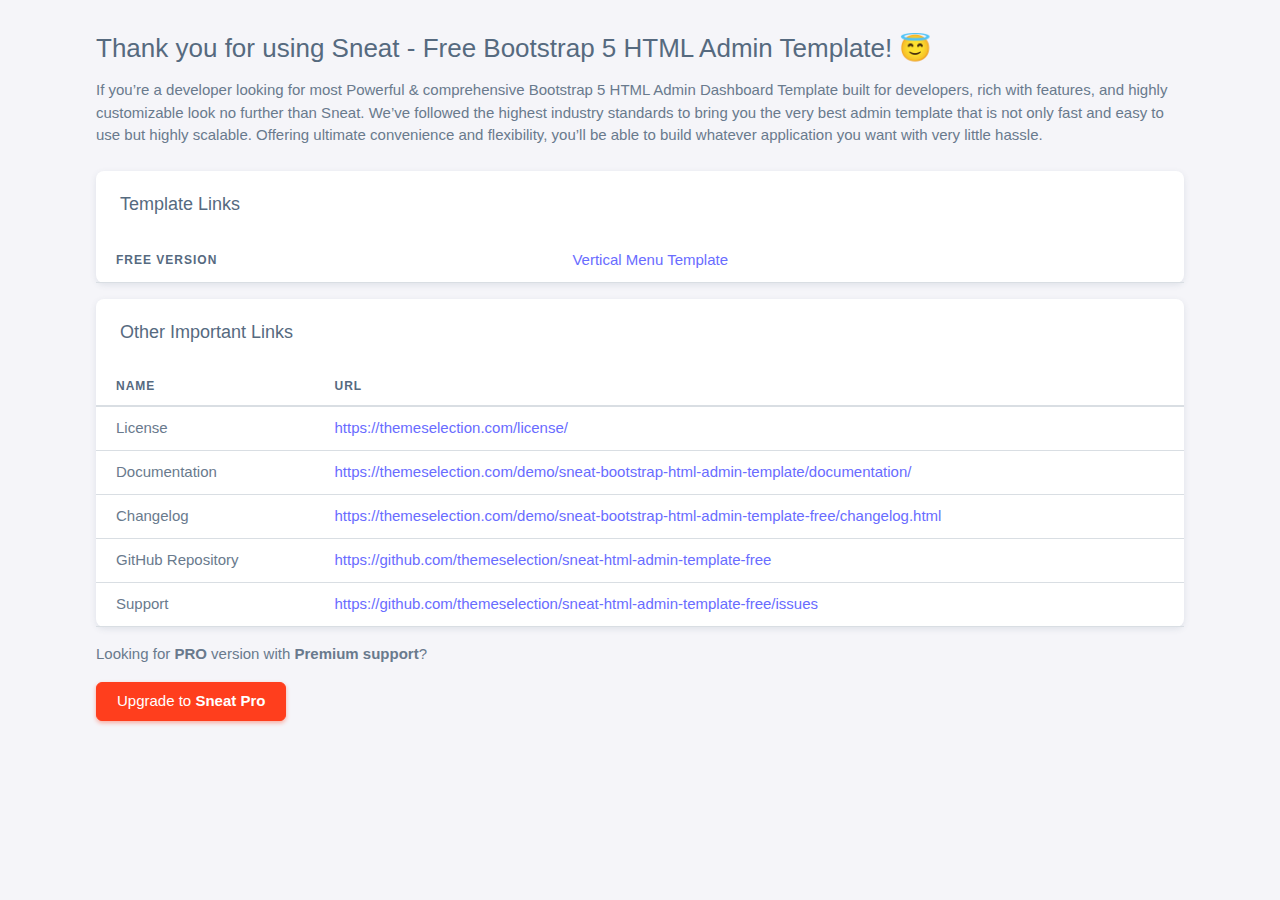
<file: TTS1.Web/wwwroot/sneat/index.html>
<!DOCTYPE html>


<html lang="en" class="light-style  customizer-hide" dir="ltr" data-theme="theme-default" data-assets-path="assets/"
  data-template="vertical-menu-template-no-customizer">

<head>
  <meta charset="utf-8" />
  <meta name="viewport"
    content="width=device-width, initial-scale=1.0, user-scalable=no, minimum-scale=1.0, maximum-scale=1.0" />

  <title>Sneat - Free Bootstrap 5 HTML Admin Template</title>

  <meta name="description" content="" />

  <!-- Favicon -->
  <link rel="icon" type="image/x-icon" href="assets/img/favicon/favicon.ico" />

  <!-- Fonts -->
  <link rel="preconnect" href="https://fonts.googleapis.com">
  <link rel="preconnect" href="https://fonts.gstatic.com" crossorigin>
  <link
    href="https://fonts.googleapis.com/css2?family=Open+Sans:ital,wght@0,300;0,400;0,500;0,600;0,700;1,300;1,400;1,500;1,600;1,700&display=swap"
    rel="stylesheet">

  <!-- Core CSS -->
  <link rel="stylesheet" href="assets/vendor/css/core.css" />
  <link rel="stylesheet" href="assets/vendor/css/theme-default.css" />
  <link rel="stylesheet" href="assets/css/demo.css" />
</head>

<body>

  <!-- Content -->
  <div class="container flex-grow-1 container-p-y my-2">
    <h3>Thank you for using Sneat - Free Bootstrap 5 HTML Admin Template! 😇</h3>
    <p>If you’re a developer looking for most Powerful & comprehensive Bootstrap 5 HTML Admin Dashboard Template built
      for developers, rich with features, and highly customizable look no further than Sneat. We’ve followed the highest
      industry standards to bring you the very best admin template that is not only fast and easy to use but highly
      scalable. Offering ultimate convenience and flexibility, you’ll be able to build whatever application you want
      with very little hassle.</p>

    <!-- Examples -->
    <div class="row mt-sm-4 mt-3">
      <div class="col-12 mb-3">
        <div class="card">
          <h5 class="card-header">Template Links</h5>
          <!-- Template Demo Links -->
          <table class="table">
            <tbody>
              <tr>
                <th>Free Version</th>
                <td><a href="html/index.html" target="_blank">Vertical Menu Template</a></td>
              </tr>
            </tbody>
          </table>
          <!--/ Template Demo Links -->
        </div>
      </div>

      <div class="col-12 mb-3">
        <div class="card">

          <h5 class="card-header">Other Important Links</h5>
          <!-- Other Links -->
          <table class="table">
            <thead>
              <tr>
                <th scope="col">Name</th>
                <th scope="col">URL</th>
              </tr>
            </thead>
            <tbody>

              <tr>
                <td>License </td>
                <td>
                  <a href="https://themeselection.com/license/" target="_blank">https://themeselection.com/license/</a>
                </td>
              </tr>

              <tr>
                <td>Documentation</td>
                <td>
                  <a href="https://themeselection.com/demo/sneat-bootstrap-html-admin-template/documentation/"
                    target="_blank">https://themeselection.com/demo/sneat-bootstrap-html-admin-template/documentation/</a>
                </td>
              </tr>

              <tr>
                <td>Changelog</td>
                <td>
                  <a href="https://themeselection.com/demo/sneat-bootstrap-html-admin-template-free/changelog.html"
                    target="_blank">https://themeselection.com/demo/sneat-bootstrap-html-admin-template-free/changelog.html</a>
                </td>
              </tr>


              <tr>
                <td>GitHub Repository</td>
                <td>
                  <a href="https://github.com/themeselection/sneat-html-admin-template-free"
                    target="_blank">https://github.com/themeselection/sneat-html-admin-template-free</a>
                </td>
              </tr>


              <tr>
                <td>Support</td>
                <td>
                  <a href="https://github.com/themeselection/sneat-html-admin-template-free/issues"
                    target="_blank">https://github.com/themeselection/sneat-html-admin-template-free/issues</a>
                </td>
              </tr>

            </tbody>
          </table>
          <!--/ Other Links -->
        </div>
      </div>

      <div class="col-12 mb-3">
        <p>Looking for <strong>PRO</strong> version with <strong>Premium support</strong>?</p>
        <div class="upgrade-to-pro">
          <a href="https://themeselection.com/products/sneat-bootstrap-html-admin-template/" target="_blank"
            class="btn btn-danger">Upgrade to <strong>Sneat Pro</strong></a>
        </div>
      </div>
    </div>
  </div>
  <!-- / Content -->

</body>

</html>
</file>
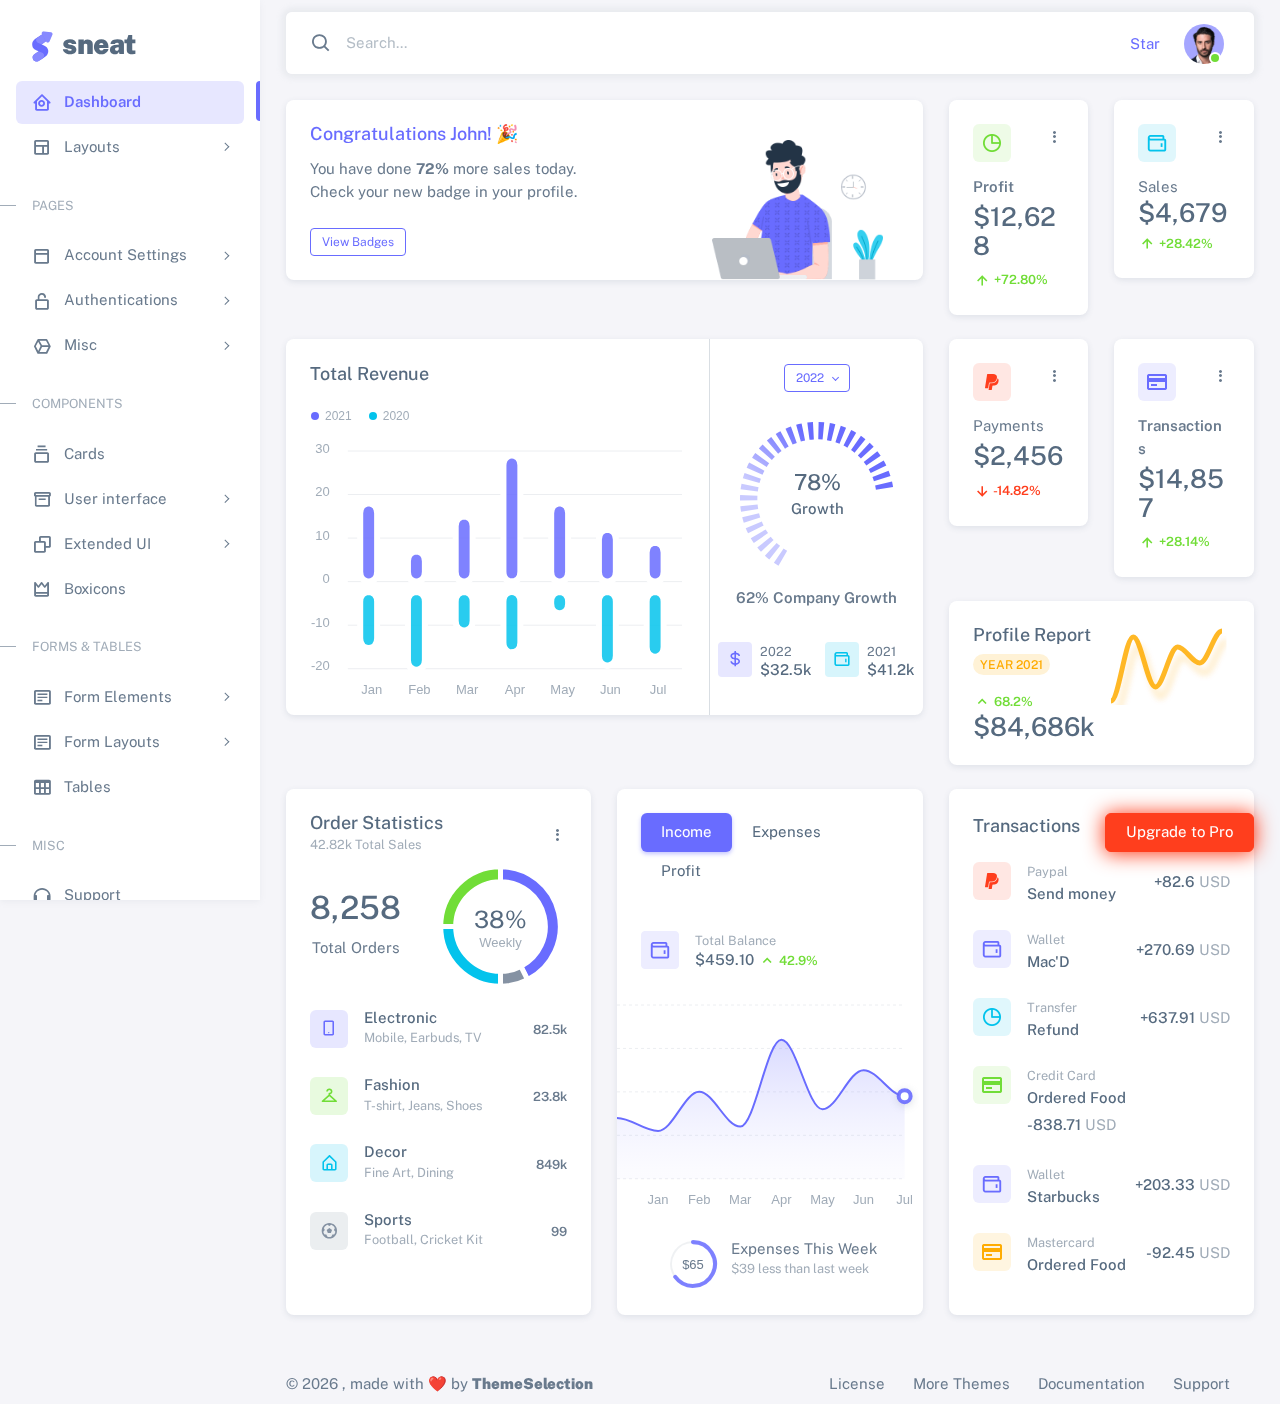
<file: TTS1.Web/wwwroot/sneat/html/index.html>
<!DOCTYPE html>

<html
  lang="en"
  class="light-style layout-menu-fixed"
  dir="ltr"
  data-theme="theme-default"
  data-template="vertical-menu-template-free"
>
  <head>
    <meta charset="utf-8" />
    <meta
      name="viewport"
      content="width=device-width, initial-scale=1.0, user-scalable=no, minimum-scale=1.0, maximum-scale=1.0"
    />

    <title>Dashboard - Analytics | Sneat - Bootstrap 5 HTML Admin Template - Pro</title>

    <meta name="description" content="" />

    <!-- Favicon -->
    <link rel="icon" type="image/x-icon" href="../assets/img/favicon/favicon.ico" />

    <!-- Fonts -->
    <link rel="preconnect" href="https://fonts.googleapis.com" />
    <link rel="preconnect" href="https://fonts.gstatic.com" crossorigin />
    <link
      href="https://fonts.googleapis.com/css2?family=Public+Sans:ital,wght@0,300;0,400;0,500;0,600;0,700;1,300;1,400;1,500;1,600;1,700&display=swap"
      rel="stylesheet"
    />

    <!-- Icons. Uncomment required icon fonts -->
    <link rel="stylesheet" href="../assets/vendor/fonts/boxicons.css" />

    <!-- Core CSS -->
    <link rel="stylesheet" href="../assets/vendor/css/core.css" class="template-customizer-core-css" />
    <link rel="stylesheet" href="../assets/vendor/css/theme-default.css" class="template-customizer-theme-css" />
    <link rel="stylesheet" href="../assets/css/demo.css" />

    <!-- Vendors CSS -->
    <link rel="stylesheet" href="../assets/vendor/libs/perfect-scrollbar/perfect-scrollbar.css" />

    <link rel="stylesheet" href="../assets/vendor/libs/apex-charts/apex-charts.css" />

    <!-- Page CSS -->

    <!-- Helpers -->
    <script src="../assets/vendor/js/helpers.js"></script>

    <!--! Template customizer & Theme config files MUST be included after core stylesheets and helpers.js in the <head> section -->
    <!--? Config:  Mandatory theme config file contain global vars & default theme options, Set your preferred theme option in this file.  -->
    <script src="../assets/js/config.js"></script>
  </head>

  <body>
    <!-- Layout wrapper -->
    <div class="layout-wrapper layout-content-navbar">
      <div class="layout-container">
        <!-- Menu -->

        <aside id="layout-menu" class="layout-menu menu-vertical menu bg-menu-theme">
          <div class="app-brand demo">
            <a href="index.html" class="app-brand-link">
              <span class="app-brand-logo demo">
                <svg
                  width="25"
                  viewBox="0 0 25 42"
                  version="1.1"
                  xmlns="http://www.w3.org/2000/svg"
                  xmlns:xlink="http://www.w3.org/1999/xlink"
                >
                  <defs>
                    <path
                      d="M13.7918663,0.358365126 L3.39788168,7.44174259 C0.566865006,9.69408886 -0.379795268,12.4788597 0.557900856,15.7960551 C0.68998853,16.2305145 1.09562888,17.7872135 3.12357076,19.2293357 C3.8146334,19.7207684 5.32369333,20.3834223 7.65075054,21.2172976 L7.59773219,21.2525164 L2.63468769,24.5493413 C0.445452254,26.3002124 0.0884951797,28.5083815 1.56381646,31.1738486 C2.83770406,32.8170431 5.20850219,33.2640127 7.09180128,32.5391577 C8.347334,32.0559211 11.4559176,30.0011079 16.4175519,26.3747182 C18.0338572,24.4997857 18.6973423,22.4544883 18.4080071,20.2388261 C17.963753,17.5346866 16.1776345,15.5799961 13.0496516,14.3747546 L10.9194936,13.4715819 L18.6192054,7.984237 L13.7918663,0.358365126 Z"
                      id="path-1"
                    ></path>
                    <path
                      d="M5.47320593,6.00457225 C4.05321814,8.216144 4.36334763,10.0722806 6.40359441,11.5729822 C8.61520715,12.571656 10.0999176,13.2171421 10.8577257,13.5094407 L15.5088241,14.433041 L18.6192054,7.984237 C15.5364148,3.11535317 13.9273018,0.573395879 13.7918663,0.358365126 C13.5790555,0.511491653 10.8061687,2.3935607 5.47320593,6.00457225 Z"
                      id="path-3"
                    ></path>
                    <path
                      d="M7.50063644,21.2294429 L12.3234468,23.3159332 C14.1688022,24.7579751 14.397098,26.4880487 13.008334,28.506154 C11.6195701,30.5242593 10.3099883,31.790241 9.07958868,32.3040991 C5.78142938,33.4346997 4.13234973,34 4.13234973,34 C4.13234973,34 2.75489982,33.0538207 2.37032616e-14,31.1614621 C-0.55822714,27.8186216 -0.55822714,26.0572515 -4.05231404e-15,25.8773518 C0.83734071,25.6075023 2.77988457,22.8248993 3.3049379,22.52991 C3.65497346,22.3332504 5.05353963,21.8997614 7.50063644,21.2294429 Z"
                      id="path-4"
                    ></path>
                    <path
                      d="M20.6,7.13333333 L25.6,13.8 C26.2627417,14.6836556 26.0836556,15.9372583 25.2,16.6 C24.8538077,16.8596443 24.4327404,17 24,17 L14,17 C12.8954305,17 12,16.1045695 12,15 C12,14.5672596 12.1403557,14.1461923 12.4,13.8 L17.4,7.13333333 C18.0627417,6.24967773 19.3163444,6.07059163 20.2,6.73333333 C20.3516113,6.84704183 20.4862915,6.981722 20.6,7.13333333 Z"
                      id="path-5"
                    ></path>
                  </defs>
                  <g id="g-app-brand" stroke="none" stroke-width="1" fill="none" fill-rule="evenodd">
                    <g id="Brand-Logo" transform="translate(-27.000000, -15.000000)">
                      <g id="Icon" transform="translate(27.000000, 15.000000)">
                        <g id="Mask" transform="translate(0.000000, 8.000000)">
                          <mask id="mask-2" fill="white">
                            <use xlink:href="#path-1"></use>
                          </mask>
                          <use fill="#696cff" xlink:href="#path-1"></use>
                          <g id="Path-3" mask="url(#mask-2)">
                            <use fill="#696cff" xlink:href="#path-3"></use>
                            <use fill-opacity="0.2" fill="#FFFFFF" xlink:href="#path-3"></use>
                          </g>
                          <g id="Path-4" mask="url(#mask-2)">
                            <use fill="#696cff" xlink:href="#path-4"></use>
                            <use fill-opacity="0.2" fill="#FFFFFF" xlink:href="#path-4"></use>
                          </g>
                        </g>
                        <g
                          id="Triangle"
                          transform="translate(19.000000, 11.000000) rotate(-300.000000) translate(-19.000000, -11.000000) "
                        >
                          <use fill="#696cff" xlink:href="#path-5"></use>
                          <use fill-opacity="0.2" fill="#FFFFFF" xlink:href="#path-5"></use>
                        </g>
                      </g>
                    </g>
                  </g>
                </svg>
              </span>
              <span class="app-brand-text demo menu-text fw-bolder ms-2">Sneat</span>
            </a>

            <a href="javascript:void(0);" class="layout-menu-toggle menu-link text-large ms-auto d-block d-xl-none">
              <i class="bx bx-chevron-left bx-sm align-middle"></i>
            </a>
          </div>

          <div class="menu-inner-shadow"></div>

          <ul class="menu-inner py-1">
            <!-- Dashboard -->
            <li class="menu-item active">
              <a href="index.html" class="menu-link">
                <i class="menu-icon tf-icons bx bx-home-circle"></i>
                <div data-i18n="Analytics">Dashboard</div>
              </a>
            </li>

            <!-- Layouts -->
            <li class="menu-item">
              <a href="javascript:void(0);" class="menu-link menu-toggle">
                <i class="menu-icon tf-icons bx bx-layout"></i>
                <div data-i18n="Layouts">Layouts</div>
              </a>

              <ul class="menu-sub">
                <li class="menu-item">
                  <a href="layouts-without-menu.html" class="menu-link">
                    <div data-i18n="Without menu">Without menu</div>
                  </a>
                </li>
                <li class="menu-item">
                  <a href="layouts-without-navbar.html" class="menu-link">
                    <div data-i18n="Without navbar">Without navbar</div>
                  </a>
                </li>
                <li class="menu-item">
                  <a href="layouts-container.html" class="menu-link">
                    <div data-i18n="Container">Container</div>
                  </a>
                </li>
                <li class="menu-item">
                  <a href="layouts-fluid.html" class="menu-link">
                    <div data-i18n="Fluid">Fluid</div>
                  </a>
                </li>
                <li class="menu-item">
                  <a href="layouts-blank.html" class="menu-link">
                    <div data-i18n="Blank">Blank</div>
                  </a>
                </li>
              </ul>
            </li>

            <li class="menu-header small text-uppercase">
              <span class="menu-header-text">Pages</span>
            </li>
            <li class="menu-item">
              <a href="javascript:void(0);" class="menu-link menu-toggle">
                <i class="menu-icon tf-icons bx bx-dock-top"></i>
                <div data-i18n="Account Settings">Account Settings</div>
              </a>
              <ul class="menu-sub">
                <li class="menu-item">
                  <a href="pages-account-settings-account.html" class="menu-link">
                    <div data-i18n="Account">Account</div>
                  </a>
                </li>
                <li class="menu-item">
                  <a href="pages-account-settings-notifications.html" class="menu-link">
                    <div data-i18n="Notifications">Notifications</div>
                  </a>
                </li>
                <li class="menu-item">
                  <a href="pages-account-settings-connections.html" class="menu-link">
                    <div data-i18n="Connections">Connections</div>
                  </a>
                </li>
              </ul>
            </li>
            <li class="menu-item">
              <a href="javascript:void(0);" class="menu-link menu-toggle">
                <i class="menu-icon tf-icons bx bx-lock-open-alt"></i>
                <div data-i18n="Authentications">Authentications</div>
              </a>
              <ul class="menu-sub">
                <li class="menu-item">
                  <a href="auth-login-basic.html" class="menu-link" target="_blank">
                    <div data-i18n="Basic">Login</div>
                  </a>
                </li>
                <li class="menu-item">
                  <a href="auth-register-basic.html" class="menu-link" target="_blank">
                    <div data-i18n="Basic">Register</div>
                  </a>
                </li>
                <li class="menu-item">
                  <a href="auth-forgot-password-basic.html" class="menu-link" target="_blank">
                    <div data-i18n="Basic">Forgot Password</div>
                  </a>
                </li>
              </ul>
            </li>
            <li class="menu-item">
              <a href="javascript:void(0);" class="menu-link menu-toggle">
                <i class="menu-icon tf-icons bx bx-cube-alt"></i>
                <div data-i18n="Misc">Misc</div>
              </a>
              <ul class="menu-sub">
                <li class="menu-item">
                  <a href="pages-misc-error.html" class="menu-link">
                    <div data-i18n="Error">Error</div>
                  </a>
                </li>
                <li class="menu-item">
                  <a href="pages-misc-under-maintenance.html" class="menu-link">
                    <div data-i18n="Under Maintenance">Under Maintenance</div>
                  </a>
                </li>
              </ul>
            </li>
            <!-- Components -->
            <li class="menu-header small text-uppercase"><span class="menu-header-text">Components</span></li>
            <!-- Cards -->
            <li class="menu-item">
              <a href="cards-basic.html" class="menu-link">
                <i class="menu-icon tf-icons bx bx-collection"></i>
                <div data-i18n="Basic">Cards</div>
              </a>
            </li>
            <!-- User interface -->
            <li class="menu-item">
              <a href="javascript:void(0)" class="menu-link menu-toggle">
                <i class="menu-icon tf-icons bx bx-box"></i>
                <div data-i18n="User interface">User interface</div>
              </a>
              <ul class="menu-sub">
                <li class="menu-item">
                  <a href="ui-accordion.html" class="menu-link">
                    <div data-i18n="Accordion">Accordion</div>
                  </a>
                </li>
                <li class="menu-item">
                  <a href="ui-alerts.html" class="menu-link">
                    <div data-i18n="Alerts">Alerts</div>
                  </a>
                </li>
                <li class="menu-item">
                  <a href="ui-badges.html" class="menu-link">
                    <div data-i18n="Badges">Badges</div>
                  </a>
                </li>
                <li class="menu-item">
                  <a href="ui-buttons.html" class="menu-link">
                    <div data-i18n="Buttons">Buttons</div>
                  </a>
                </li>
                <li class="menu-item">
                  <a href="ui-carousel.html" class="menu-link">
                    <div data-i18n="Carousel">Carousel</div>
                  </a>
                </li>
                <li class="menu-item">
                  <a href="ui-collapse.html" class="menu-link">
                    <div data-i18n="Collapse">Collapse</div>
                  </a>
                </li>
                <li class="menu-item">
                  <a href="ui-dropdowns.html" class="menu-link">
                    <div data-i18n="Dropdowns">Dropdowns</div>
                  </a>
                </li>
                <li class="menu-item">
                  <a href="ui-footer.html" class="menu-link">
                    <div data-i18n="Footer">Footer</div>
                  </a>
                </li>
                <li class="menu-item">
                  <a href="ui-list-groups.html" class="menu-link">
                    <div data-i18n="List Groups">List groups</div>
                  </a>
                </li>
                <li class="menu-item">
                  <a href="ui-modals.html" class="menu-link">
                    <div data-i18n="Modals">Modals</div>
                  </a>
                </li>
                <li class="menu-item">
                  <a href="ui-navbar.html" class="menu-link">
                    <div data-i18n="Navbar">Navbar</div>
                  </a>
                </li>
                <li class="menu-item">
                  <a href="ui-offcanvas.html" class="menu-link">
                    <div data-i18n="Offcanvas">Offcanvas</div>
                  </a>
                </li>
                <li class="menu-item">
                  <a href="ui-pagination-breadcrumbs.html" class="menu-link">
                    <div data-i18n="Pagination &amp; Breadcrumbs">Pagination &amp; Breadcrumbs</div>
                  </a>
                </li>
                <li class="menu-item">
                  <a href="ui-progress.html" class="menu-link">
                    <div data-i18n="Progress">Progress</div>
                  </a>
                </li>
                <li class="menu-item">
                  <a href="ui-spinners.html" class="menu-link">
                    <div data-i18n="Spinners">Spinners</div>
                  </a>
                </li>
                <li class="menu-item">
                  <a href="ui-tabs-pills.html" class="menu-link">
                    <div data-i18n="Tabs &amp; Pills">Tabs &amp; Pills</div>
                  </a>
                </li>
                <li class="menu-item">
                  <a href="ui-toasts.html" class="menu-link">
                    <div data-i18n="Toasts">Toasts</div>
                  </a>
                </li>
                <li class="menu-item">
                  <a href="ui-tooltips-popovers.html" class="menu-link">
                    <div data-i18n="Tooltips & Popovers">Tooltips &amp; popovers</div>
                  </a>
                </li>
                <li class="menu-item">
                  <a href="ui-typography.html" class="menu-link">
                    <div data-i18n="Typography">Typography</div>
                  </a>
                </li>
              </ul>
            </li>

            <!-- Extended components -->
            <li class="menu-item">
              <a href="javascript:void(0)" class="menu-link menu-toggle">
                <i class="menu-icon tf-icons bx bx-copy"></i>
                <div data-i18n="Extended UI">Extended UI</div>
              </a>
              <ul class="menu-sub">
                <li class="menu-item">
                  <a href="extended-ui-perfect-scrollbar.html" class="menu-link">
                    <div data-i18n="Perfect Scrollbar">Perfect scrollbar</div>
                  </a>
                </li>
                <li class="menu-item">
                  <a href="extended-ui-text-divider.html" class="menu-link">
                    <div data-i18n="Text Divider">Text Divider</div>
                  </a>
                </li>
              </ul>
            </li>

            <li class="menu-item">
              <a href="icons-boxicons.html" class="menu-link">
                <i class="menu-icon tf-icons bx bx-crown"></i>
                <div data-i18n="Boxicons">Boxicons</div>
              </a>
            </li>

            <!-- Forms & Tables -->
            <li class="menu-header small text-uppercase"><span class="menu-header-text">Forms &amp; Tables</span></li>
            <!-- Forms -->
            <li class="menu-item">
              <a href="javascript:void(0);" class="menu-link menu-toggle">
                <i class="menu-icon tf-icons bx bx-detail"></i>
                <div data-i18n="Form Elements">Form Elements</div>
              </a>
              <ul class="menu-sub">
                <li class="menu-item">
                  <a href="forms-basic-inputs.html" class="menu-link">
                    <div data-i18n="Basic Inputs">Basic Inputs</div>
                  </a>
                </li>
                <li class="menu-item">
                  <a href="forms-input-groups.html" class="menu-link">
                    <div data-i18n="Input groups">Input groups</div>
                  </a>
                </li>
              </ul>
            </li>
            <li class="menu-item">
              <a href="javascript:void(0);" class="menu-link menu-toggle">
                <i class="menu-icon tf-icons bx bx-detail"></i>
                <div data-i18n="Form Layouts">Form Layouts</div>
              </a>
              <ul class="menu-sub">
                <li class="menu-item">
                  <a href="form-layouts-vertical.html" class="menu-link">
                    <div data-i18n="Vertical Form">Vertical Form</div>
                  </a>
                </li>
                <li class="menu-item">
                  <a href="form-layouts-horizontal.html" class="menu-link">
                    <div data-i18n="Horizontal Form">Horizontal Form</div>
                  </a>
                </li>
              </ul>
            </li>
            <!-- Tables -->
            <li class="menu-item">
              <a href="tables-basic.html" class="menu-link">
                <i class="menu-icon tf-icons bx bx-table"></i>
                <div data-i18n="Tables">Tables</div>
              </a>
            </li>
            <!-- Misc -->
            <li class="menu-header small text-uppercase"><span class="menu-header-text">Misc</span></li>
            <li class="menu-item">
              <a
                href="https://github.com/themeselection/sneat-html-admin-template-free/issues"
                target="_blank"
                class="menu-link"
              >
                <i class="menu-icon tf-icons bx bx-support"></i>
                <div data-i18n="Support">Support</div>
              </a>
            </li>
            <li class="menu-item">
              <a
                href="https://themeselection.com/demo/sneat-bootstrap-html-admin-template/documentation/"
                target="_blank"
                class="menu-link"
              >
                <i class="menu-icon tf-icons bx bx-file"></i>
                <div data-i18n="Documentation">Documentation</div>
              </a>
            </li>
          </ul>
        </aside>
        <!-- / Menu -->

        <!-- Layout container -->
        <div class="layout-page">
          <!-- Navbar -->

          <nav
            class="layout-navbar container-xxl navbar navbar-expand-xl navbar-detached align-items-center bg-navbar-theme"
            id="layout-navbar"
          >
            <div class="layout-menu-toggle navbar-nav align-items-xl-center me-3 me-xl-0 d-xl-none">
              <a class="nav-item nav-link px-0 me-xl-4" href="javascript:void(0)">
                <i class="bx bx-menu bx-sm"></i>
              </a>
            </div>

            <div class="navbar-nav-right d-flex align-items-center" id="navbar-collapse">
              <!-- Search -->
              <div class="navbar-nav align-items-center">
                <div class="nav-item d-flex align-items-center">
                  <i class="bx bx-search fs-4 lh-0"></i>
                  <input
                    type="text"
                    class="form-control border-0 shadow-none"
                    placeholder="Search..."
                    aria-label="Search..."
                  />
                </div>
              </div>
              <!-- /Search -->

              <ul class="navbar-nav flex-row align-items-center ms-auto">
                <!-- Place this tag where you want the button to render. -->
                <li class="nav-item lh-1 me-3">
                  <a
                    class="github-button"
                    href="https://github.com/themeselection/sneat-html-admin-template-free"
                    data-icon="octicon-star"
                    data-size="large"
                    data-show-count="true"
                    aria-label="Star themeselection/sneat-html-admin-template-free on GitHub"
                    >Star</a
                  >
                </li>

                <!-- User -->
                <li class="nav-item navbar-dropdown dropdown-user dropdown">
                  <a class="nav-link dropdown-toggle hide-arrow" href="javascript:void(0);" data-bs-toggle="dropdown">
                    <div class="avatar avatar-online">
                      <img src="../assets/img/avatars/1.png" alt class="w-px-40 h-auto rounded-circle" />
                    </div>
                  </a>
                  <ul class="dropdown-menu dropdown-menu-end">
                    <li>
                      <a class="dropdown-item" href="#">
                        <div class="d-flex">
                          <div class="flex-shrink-0 me-3">
                            <div class="avatar avatar-online">
                              <img src="../assets/img/avatars/1.png" alt class="w-px-40 h-auto rounded-circle" />
                            </div>
                          </div>
                          <div class="flex-grow-1">
                            <span class="fw-semibold d-block">John Doe</span>
                            <small class="text-muted">Admin</small>
                          </div>
                        </div>
                      </a>
                    </li>
                    <li>
                      <div class="dropdown-divider"></div>
                    </li>
                    <li>
                      <a class="dropdown-item" href="#">
                        <i class="bx bx-user me-2"></i>
                        <span class="align-middle">My Profile</span>
                      </a>
                    </li>
                    <li>
                      <a class="dropdown-item" href="#">
                        <i class="bx bx-cog me-2"></i>
                        <span class="align-middle">Settings</span>
                      </a>
                    </li>
                    <li>
                      <a class="dropdown-item" href="#">
                        <span class="d-flex align-items-center align-middle">
                          <i class="flex-shrink-0 bx bx-credit-card me-2"></i>
                          <span class="flex-grow-1 align-middle">Billing</span>
                          <span class="flex-shrink-0 badge badge-center rounded-pill bg-danger w-px-20 h-px-20">4</span>
                        </span>
                      </a>
                    </li>
                    <li>
                      <div class="dropdown-divider"></div>
                    </li>
                    <li>
                      <a class="dropdown-item" href="auth-login-basic.html">
                        <i class="bx bx-power-off me-2"></i>
                        <span class="align-middle">Log Out</span>
                      </a>
                    </li>
                  </ul>
                </li>
                <!--/ User -->
              </ul>
            </div>
          </nav>

          <!-- / Navbar -->

          <!-- Content wrapper -->
          <div class="content-wrapper">
            <!-- Content -->

            <div class="container-xxl flex-grow-1 container-p-y">
              <div class="row">
                <div class="col-lg-8 mb-4 order-0">
                  <div class="card">
                    <div class="d-flex align-items-end row">
                      <div class="col-sm-7">
                        <div class="card-body">
                          <h5 class="card-title text-primary">Congratulations John! 🎉</h5>
                          <p class="mb-4">
                            You have done <span class="fw-bold">72%</span> more sales today. Check your new badge in
                            your profile.
                          </p>

                          <a href="javascript:;" class="btn btn-sm btn-outline-primary">View Badges</a>
                        </div>
                      </div>
                      <div class="col-sm-5 text-center text-sm-left">
                        <div class="card-body pb-0 px-0 px-md-4">
                          <img
                            src="../assets/img/illustrations/man-with-laptop-light.png"
                            height="140"
                            alt="View Badge User"
                            data-app-dark-img="illustrations/man-with-laptop-dark.png"
                            data-app-light-img="illustrations/man-with-laptop-light.png"
                          />
                        </div>
                      </div>
                    </div>
                  </div>
                </div>
                <div class="col-lg-4 col-md-4 order-1">
                  <div class="row">
                    <div class="col-lg-6 col-md-12 col-6 mb-4">
                      <div class="card">
                        <div class="card-body">
                          <div class="card-title d-flex align-items-start justify-content-between">
                            <div class="avatar flex-shrink-0">
                              <img
                                src="../assets/img/icons/unicons/chart-success.png"
                                alt="chart success"
                                class="rounded"
                              />
                            </div>
                            <div class="dropdown">
                              <button
                                class="btn p-0"
                                type="button"
                                id="cardOpt3"
                                data-bs-toggle="dropdown"
                                aria-haspopup="true"
                                aria-expanded="false"
                              >
                                <i class="bx bx-dots-vertical-rounded"></i>
                              </button>
                              <div class="dropdown-menu dropdown-menu-end" aria-labelledby="cardOpt3">
                                <a class="dropdown-item" href="javascript:void(0);">View More</a>
                                <a class="dropdown-item" href="javascript:void(0);">Delete</a>
                              </div>
                            </div>
                          </div>
                          <span class="fw-semibold d-block mb-1">Profit</span>
                          <h3 class="card-title mb-2">$12,628</h3>
                          <small class="text-success fw-semibold"><i class="bx bx-up-arrow-alt"></i> +72.80%</small>
                        </div>
                      </div>
                    </div>
                    <div class="col-lg-6 col-md-12 col-6 mb-4">
                      <div class="card">
                        <div class="card-body">
                          <div class="card-title d-flex align-items-start justify-content-between">
                            <div class="avatar flex-shrink-0">
                              <img
                                src="../assets/img/icons/unicons/wallet-info.png"
                                alt="Credit Card"
                                class="rounded"
                              />
                            </div>
                            <div class="dropdown">
                              <button
                                class="btn p-0"
                                type="button"
                                id="cardOpt6"
                                data-bs-toggle="dropdown"
                                aria-haspopup="true"
                                aria-expanded="false"
                              >
                                <i class="bx bx-dots-vertical-rounded"></i>
                              </button>
                              <div class="dropdown-menu dropdown-menu-end" aria-labelledby="cardOpt6">
                                <a class="dropdown-item" href="javascript:void(0);">View More</a>
                                <a class="dropdown-item" href="javascript:void(0);">Delete</a>
                              </div>
                            </div>
                          </div>
                          <span>Sales</span>
                          <h3 class="card-title text-nowrap mb-1">$4,679</h3>
                          <small class="text-success fw-semibold"><i class="bx bx-up-arrow-alt"></i> +28.42%</small>
                        </div>
                      </div>
                    </div>
                  </div>
                </div>
                <!-- Total Revenue -->
                <div class="col-12 col-lg-8 order-2 order-md-3 order-lg-2 mb-4">
                  <div class="card">
                    <div class="row row-bordered g-0">
                      <div class="col-md-8">
                        <h5 class="card-header m-0 me-2 pb-3">Total Revenue</h5>
                        <div id="totalRevenueChart" class="px-2"></div>
                      </div>
                      <div class="col-md-4">
                        <div class="card-body">
                          <div class="text-center">
                            <div class="dropdown">
                              <button
                                class="btn btn-sm btn-outline-primary dropdown-toggle"
                                type="button"
                                id="growthReportId"
                                data-bs-toggle="dropdown"
                                aria-haspopup="true"
                                aria-expanded="false"
                              >
                                2022
                              </button>
                              <div class="dropdown-menu dropdown-menu-end" aria-labelledby="growthReportId">
                                <a class="dropdown-item" href="javascript:void(0);">2021</a>
                                <a class="dropdown-item" href="javascript:void(0);">2020</a>
                                <a class="dropdown-item" href="javascript:void(0);">2019</a>
                              </div>
                            </div>
                          </div>
                        </div>
                        <div id="growthChart"></div>
                        <div class="text-center fw-semibold pt-3 mb-2">62% Company Growth</div>

                        <div class="d-flex px-xxl-4 px-lg-2 p-4 gap-xxl-3 gap-lg-1 gap-3 justify-content-between">
                          <div class="d-flex">
                            <div class="me-2">
                              <span class="badge bg-label-primary p-2"><i class="bx bx-dollar text-primary"></i></span>
                            </div>
                            <div class="d-flex flex-column">
                              <small>2022</small>
                              <h6 class="mb-0">$32.5k</h6>
                            </div>
                          </div>
                          <div class="d-flex">
                            <div class="me-2">
                              <span class="badge bg-label-info p-2"><i class="bx bx-wallet text-info"></i></span>
                            </div>
                            <div class="d-flex flex-column">
                              <small>2021</small>
                              <h6 class="mb-0">$41.2k</h6>
                            </div>
                          </div>
                        </div>
                      </div>
                    </div>
                  </div>
                </div>
                <!--/ Total Revenue -->
                <div class="col-12 col-md-8 col-lg-4 order-3 order-md-2">
                  <div class="row">
                    <div class="col-6 mb-4">
                      <div class="card">
                        <div class="card-body">
                          <div class="card-title d-flex align-items-start justify-content-between">
                            <div class="avatar flex-shrink-0">
                              <img src="../assets/img/icons/unicons/paypal.png" alt="Credit Card" class="rounded" />
                            </div>
                            <div class="dropdown">
                              <button
                                class="btn p-0"
                                type="button"
                                id="cardOpt4"
                                data-bs-toggle="dropdown"
                                aria-haspopup="true"
                                aria-expanded="false"
                              >
                                <i class="bx bx-dots-vertical-rounded"></i>
                              </button>
                              <div class="dropdown-menu dropdown-menu-end" aria-labelledby="cardOpt4">
                                <a class="dropdown-item" href="javascript:void(0);">View More</a>
                                <a class="dropdown-item" href="javascript:void(0);">Delete</a>
                              </div>
                            </div>
                          </div>
                          <span class="d-block mb-1">Payments</span>
                          <h3 class="card-title text-nowrap mb-2">$2,456</h3>
                          <small class="text-danger fw-semibold"><i class="bx bx-down-arrow-alt"></i> -14.82%</small>
                        </div>
                      </div>
                    </div>
                    <div class="col-6 mb-4">
                      <div class="card">
                        <div class="card-body">
                          <div class="card-title d-flex align-items-start justify-content-between">
                            <div class="avatar flex-shrink-0">
                              <img src="../assets/img/icons/unicons/cc-primary.png" alt="Credit Card" class="rounded" />
                            </div>
                            <div class="dropdown">
                              <button
                                class="btn p-0"
                                type="button"
                                id="cardOpt1"
                                data-bs-toggle="dropdown"
                                aria-haspopup="true"
                                aria-expanded="false"
                              >
                                <i class="bx bx-dots-vertical-rounded"></i>
                              </button>
                              <div class="dropdown-menu" aria-labelledby="cardOpt1">
                                <a class="dropdown-item" href="javascript:void(0);">View More</a>
                                <a class="dropdown-item" href="javascript:void(0);">Delete</a>
                              </div>
                            </div>
                          </div>
                          <span class="fw-semibold d-block mb-1">Transactions</span>
                          <h3 class="card-title mb-2">$14,857</h3>
                          <small class="text-success fw-semibold"><i class="bx bx-up-arrow-alt"></i> +28.14%</small>
                        </div>
                      </div>
                    </div>
                    <!-- </div>
    <div class="row"> -->
                    <div class="col-12 mb-4">
                      <div class="card">
                        <div class="card-body">
                          <div class="d-flex justify-content-between flex-sm-row flex-column gap-3">
                            <div class="d-flex flex-sm-column flex-row align-items-start justify-content-between">
                              <div class="card-title">
                                <h5 class="text-nowrap mb-2">Profile Report</h5>
                                <span class="badge bg-label-warning rounded-pill">Year 2021</span>
                              </div>
                              <div class="mt-sm-auto">
                                <small class="text-success text-nowrap fw-semibold"
                                  ><i class="bx bx-chevron-up"></i> 68.2%</small
                                >
                                <h3 class="mb-0">$84,686k</h3>
                              </div>
                            </div>
                            <div id="profileReportChart"></div>
                          </div>
                        </div>
                      </div>
                    </div>
                  </div>
                </div>
              </div>
              <div class="row">
                <!-- Order Statistics -->
                <div class="col-md-6 col-lg-4 col-xl-4 order-0 mb-4">
                  <div class="card h-100">
                    <div class="card-header d-flex align-items-center justify-content-between pb-0">
                      <div class="card-title mb-0">
                        <h5 class="m-0 me-2">Order Statistics</h5>
                        <small class="text-muted">42.82k Total Sales</small>
                      </div>
                      <div class="dropdown">
                        <button
                          class="btn p-0"
                          type="button"
                          id="orederStatistics"
                          data-bs-toggle="dropdown"
                          aria-haspopup="true"
                          aria-expanded="false"
                        >
                          <i class="bx bx-dots-vertical-rounded"></i>
                        </button>
                        <div class="dropdown-menu dropdown-menu-end" aria-labelledby="orederStatistics">
                          <a class="dropdown-item" href="javascript:void(0);">Select All</a>
                          <a class="dropdown-item" href="javascript:void(0);">Refresh</a>
                          <a class="dropdown-item" href="javascript:void(0);">Share</a>
                        </div>
                      </div>
                    </div>
                    <div class="card-body">
                      <div class="d-flex justify-content-between align-items-center mb-3">
                        <div class="d-flex flex-column align-items-center gap-1">
                          <h2 class="mb-2">8,258</h2>
                          <span>Total Orders</span>
                        </div>
                        <div id="orderStatisticsChart"></div>
                      </div>
                      <ul class="p-0 m-0">
                        <li class="d-flex mb-4 pb-1">
                          <div class="avatar flex-shrink-0 me-3">
                            <span class="avatar-initial rounded bg-label-primary"
                              ><i class="bx bx-mobile-alt"></i
                            ></span>
                          </div>
                          <div class="d-flex w-100 flex-wrap align-items-center justify-content-between gap-2">
                            <div class="me-2">
                              <h6 class="mb-0">Electronic</h6>
                              <small class="text-muted">Mobile, Earbuds, TV</small>
                            </div>
                            <div class="user-progress">
                              <small class="fw-semibold">82.5k</small>
                            </div>
                          </div>
                        </li>
                        <li class="d-flex mb-4 pb-1">
                          <div class="avatar flex-shrink-0 me-3">
                            <span class="avatar-initial rounded bg-label-success"><i class="bx bx-closet"></i></span>
                          </div>
                          <div class="d-flex w-100 flex-wrap align-items-center justify-content-between gap-2">
                            <div class="me-2">
                              <h6 class="mb-0">Fashion</h6>
                              <small class="text-muted">T-shirt, Jeans, Shoes</small>
                            </div>
                            <div class="user-progress">
                              <small class="fw-semibold">23.8k</small>
                            </div>
                          </div>
                        </li>
                        <li class="d-flex mb-4 pb-1">
                          <div class="avatar flex-shrink-0 me-3">
                            <span class="avatar-initial rounded bg-label-info"><i class="bx bx-home-alt"></i></span>
                          </div>
                          <div class="d-flex w-100 flex-wrap align-items-center justify-content-between gap-2">
                            <div class="me-2">
                              <h6 class="mb-0">Decor</h6>
                              <small class="text-muted">Fine Art, Dining</small>
                            </div>
                            <div class="user-progress">
                              <small class="fw-semibold">849k</small>
                            </div>
                          </div>
                        </li>
                        <li class="d-flex">
                          <div class="avatar flex-shrink-0 me-3">
                            <span class="avatar-initial rounded bg-label-secondary"
                              ><i class="bx bx-football"></i
                            ></span>
                          </div>
                          <div class="d-flex w-100 flex-wrap align-items-center justify-content-between gap-2">
                            <div class="me-2">
                              <h6 class="mb-0">Sports</h6>
                              <small class="text-muted">Football, Cricket Kit</small>
                            </div>
                            <div class="user-progress">
                              <small class="fw-semibold">99</small>
                            </div>
                          </div>
                        </li>
                      </ul>
                    </div>
                  </div>
                </div>
                <!--/ Order Statistics -->

                <!-- Expense Overview -->
                <div class="col-md-6 col-lg-4 order-1 mb-4">
                  <div class="card h-100">
                    <div class="card-header">
                      <ul class="nav nav-pills" role="tablist">
                        <li class="nav-item">
                          <button
                            type="button"
                            class="nav-link active"
                            role="tab"
                            data-bs-toggle="tab"
                            data-bs-target="#navs-tabs-line-card-income"
                            aria-controls="navs-tabs-line-card-income"
                            aria-selected="true"
                          >
                            Income
                          </button>
                        </li>
                        <li class="nav-item">
                          <button type="button" class="nav-link" role="tab">Expenses</button>
                        </li>
                        <li class="nav-item">
                          <button type="button" class="nav-link" role="tab">Profit</button>
                        </li>
                      </ul>
                    </div>
                    <div class="card-body px-0">
                      <div class="tab-content p-0">
                        <div class="tab-pane fade show active" id="navs-tabs-line-card-income" role="tabpanel">
                          <div class="d-flex p-4 pt-3">
                            <div class="avatar flex-shrink-0 me-3">
                              <img src="../assets/img/icons/unicons/wallet.png" alt="User" />
                            </div>
                            <div>
                              <small class="text-muted d-block">Total Balance</small>
                              <div class="d-flex align-items-center">
                                <h6 class="mb-0 me-1">$459.10</h6>
                                <small class="text-success fw-semibold">
                                  <i class="bx bx-chevron-up"></i>
                                  42.9%
                                </small>
                              </div>
                            </div>
                          </div>
                          <div id="incomeChart"></div>
                          <div class="d-flex justify-content-center pt-4 gap-2">
                            <div class="flex-shrink-0">
                              <div id="expensesOfWeek"></div>
                            </div>
                            <div>
                              <p class="mb-n1 mt-1">Expenses This Week</p>
                              <small class="text-muted">$39 less than last week</small>
                            </div>
                          </div>
                        </div>
                      </div>
                    </div>
                  </div>
                </div>
                <!--/ Expense Overview -->

                <!-- Transactions -->
                <div class="col-md-6 col-lg-4 order-2 mb-4">
                  <div class="card h-100">
                    <div class="card-header d-flex align-items-center justify-content-between">
                      <h5 class="card-title m-0 me-2">Transactions</h5>
                      <div class="dropdown">
                        <button
                          class="btn p-0"
                          type="button"
                          id="transactionID"
                          data-bs-toggle="dropdown"
                          aria-haspopup="true"
                          aria-expanded="false"
                        >
                          <i class="bx bx-dots-vertical-rounded"></i>
                        </button>
                        <div class="dropdown-menu dropdown-menu-end" aria-labelledby="transactionID">
                          <a class="dropdown-item" href="javascript:void(0);">Last 28 Days</a>
                          <a class="dropdown-item" href="javascript:void(0);">Last Month</a>
                          <a class="dropdown-item" href="javascript:void(0);">Last Year</a>
                        </div>
                      </div>
                    </div>
                    <div class="card-body">
                      <ul class="p-0 m-0">
                        <li class="d-flex mb-4 pb-1">
                          <div class="avatar flex-shrink-0 me-3">
                            <img src="../assets/img/icons/unicons/paypal.png" alt="User" class="rounded" />
                          </div>
                          <div class="d-flex w-100 flex-wrap align-items-center justify-content-between gap-2">
                            <div class="me-2">
                              <small class="text-muted d-block mb-1">Paypal</small>
                              <h6 class="mb-0">Send money</h6>
                            </div>
                            <div class="user-progress d-flex align-items-center gap-1">
                              <h6 class="mb-0">+82.6</h6>
                              <span class="text-muted">USD</span>
                            </div>
                          </div>
                        </li>
                        <li class="d-flex mb-4 pb-1">
                          <div class="avatar flex-shrink-0 me-3">
                            <img src="../assets/img/icons/unicons/wallet.png" alt="User" class="rounded" />
                          </div>
                          <div class="d-flex w-100 flex-wrap align-items-center justify-content-between gap-2">
                            <div class="me-2">
                              <small class="text-muted d-block mb-1">Wallet</small>
                              <h6 class="mb-0">Mac'D</h6>
                            </div>
                            <div class="user-progress d-flex align-items-center gap-1">
                              <h6 class="mb-0">+270.69</h6>
                              <span class="text-muted">USD</span>
                            </div>
                          </div>
                        </li>
                        <li class="d-flex mb-4 pb-1">
                          <div class="avatar flex-shrink-0 me-3">
                            <img src="../assets/img/icons/unicons/chart.png" alt="User" class="rounded" />
                          </div>
                          <div class="d-flex w-100 flex-wrap align-items-center justify-content-between gap-2">
                            <div class="me-2">
                              <small class="text-muted d-block mb-1">Transfer</small>
                              <h6 class="mb-0">Refund</h6>
                            </div>
                            <div class="user-progress d-flex align-items-center gap-1">
                              <h6 class="mb-0">+637.91</h6>
                              <span class="text-muted">USD</span>
                            </div>
                          </div>
                        </li>
                        <li class="d-flex mb-4 pb-1">
                          <div class="avatar flex-shrink-0 me-3">
                            <img src="../assets/img/icons/unicons/cc-success.png" alt="User" class="rounded" />
                          </div>
                          <div class="d-flex w-100 flex-wrap align-items-center justify-content-between gap-2">
                            <div class="me-2">
                              <small class="text-muted d-block mb-1">Credit Card</small>
                              <h6 class="mb-0">Ordered Food</h6>
                            </div>
                            <div class="user-progress d-flex align-items-center gap-1">
                              <h6 class="mb-0">-838.71</h6>
                              <span class="text-muted">USD</span>
                            </div>
                          </div>
                        </li>
                        <li class="d-flex mb-4 pb-1">
                          <div class="avatar flex-shrink-0 me-3">
                            <img src="../assets/img/icons/unicons/wallet.png" alt="User" class="rounded" />
                          </div>
                          <div class="d-flex w-100 flex-wrap align-items-center justify-content-between gap-2">
                            <div class="me-2">
                              <small class="text-muted d-block mb-1">Wallet</small>
                              <h6 class="mb-0">Starbucks</h6>
                            </div>
                            <div class="user-progress d-flex align-items-center gap-1">
                              <h6 class="mb-0">+203.33</h6>
                              <span class="text-muted">USD</span>
                            </div>
                          </div>
                        </li>
                        <li class="d-flex">
                          <div class="avatar flex-shrink-0 me-3">
                            <img src="../assets/img/icons/unicons/cc-warning.png" alt="User" class="rounded" />
                          </div>
                          <div class="d-flex w-100 flex-wrap align-items-center justify-content-between gap-2">
                            <div class="me-2">
                              <small class="text-muted d-block mb-1">Mastercard</small>
                              <h6 class="mb-0">Ordered Food</h6>
                            </div>
                            <div class="user-progress d-flex align-items-center gap-1">
                              <h6 class="mb-0">-92.45</h6>
                              <span class="text-muted">USD</span>
                            </div>
                          </div>
                        </li>
                      </ul>
                    </div>
                  </div>
                </div>
                <!--/ Transactions -->
              </div>
            </div>
            <!-- / Content -->

            <!-- Footer -->
            <footer class="content-footer footer bg-footer-theme">
              <div class="container-xxl d-flex flex-wrap justify-content-between py-2 flex-md-row flex-column">
                <div class="mb-2 mb-md-0">
                  ©
                  <script>
                    document.write(new Date().getFullYear());
                  </script>
                  , made with ❤️ by
                  <a href="https://themeselection.com" target="_blank" class="footer-link fw-bolder">ThemeSelection</a>
                </div>
                <div>
                  <a href="https://themeselection.com/license/" class="footer-link me-4" target="_blank">License</a>
                  <a href="https://themeselection.com/" target="_blank" class="footer-link me-4">More Themes</a>

                  <a
                    href="https://themeselection.com/demo/sneat-bootstrap-html-admin-template/documentation/"
                    target="_blank"
                    class="footer-link me-4"
                    >Documentation</a
                  >

                  <a
                    href="https://github.com/themeselection/sneat-html-admin-template-free/issues"
                    target="_blank"
                    class="footer-link me-4"
                    >Support</a
                  >
                </div>
              </div>
            </footer>
            <!-- / Footer -->

            <div class="content-backdrop fade"></div>
          </div>
          <!-- Content wrapper -->
        </div>
        <!-- / Layout page -->
      </div>

      <!-- Overlay -->
      <div class="layout-overlay layout-menu-toggle"></div>
    </div>
    <!-- / Layout wrapper -->

    <div class="buy-now">
      <a
        href="https://themeselection.com/products/sneat-bootstrap-html-admin-template/"
        target="_blank"
        class="btn btn-danger btn-buy-now"
        >Upgrade to Pro</a
      >
    </div>

    <!-- Core JS -->
    <!-- build:js assets/vendor/js/core.js -->
    <script src="../assets/vendor/libs/jquery/jquery.js"></script>
    <script src="../assets/vendor/libs/popper/popper.js"></script>
    <script src="../assets/vendor/js/bootstrap.js"></script>
    <script src="../assets/vendor/libs/perfect-scrollbar/perfect-scrollbar.js"></script>

    <script src="../assets/vendor/js/menu.js"></script>
    <!-- endbuild -->

    <!-- Vendors JS -->
    <script src="../assets/vendor/libs/apex-charts/apexcharts.js"></script>

    <!-- Main JS -->
    <script src="../assets/js/main.js"></script>

    <!-- Page JS -->
    <script src="../assets/js/dashboards-analytics.js"></script>

    <!-- Place this tag in your head or just before your close body tag. -->
    <script async defer src="https://buttons.github.io/buttons.js"></script>
  </body>
</html>
</file>
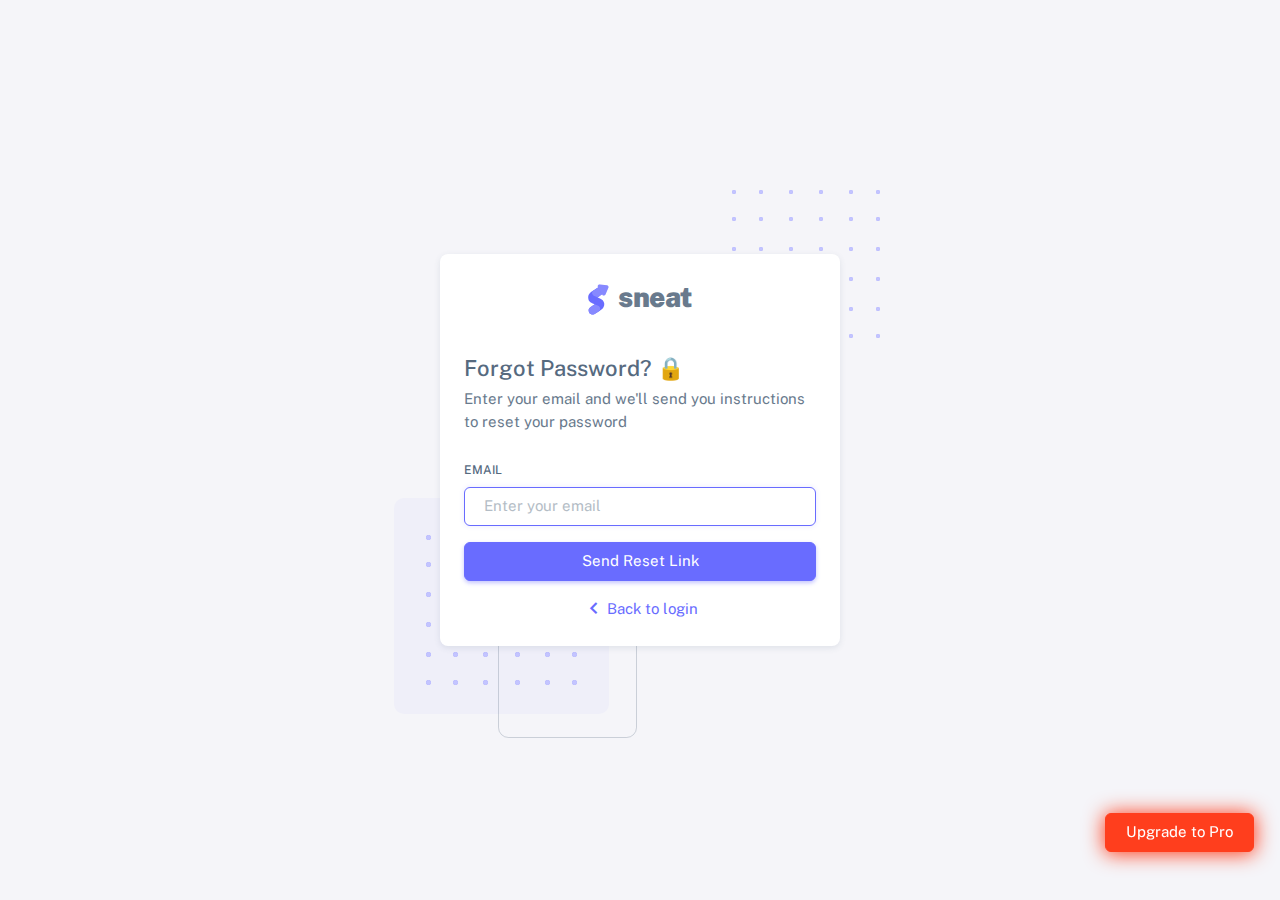
<file: TTS1.Web/wwwroot/sneat/html/auth-forgot-password-basic.html>
<!DOCTYPE html>

<!-- =========================================================
* Sneat - Bootstrap 5 HTML Admin Template - Pro | v1.0.0
==============================================================

* Product Page: https://themeselection.com/products/sneat-bootstrap-html-admin-template/
* Created by: ThemeSelection
* License: You must have a valid license purchased in order to legally use the theme for your project.
* Copyright ThemeSelection (https://themeselection.com)

=========================================================
 -->
<!-- beautify ignore:start -->
<html
  lang="en"
  class="light-style customizer-hide"
  dir="ltr"
  data-theme="theme-default"
  data-assets-path="../assets/"
  data-template="vertical-menu-template-free"
>
  <head>
    <meta charset="utf-8" />
    <meta
      name="viewport"
      content="width=device-width, initial-scale=1.0, user-scalable=no, minimum-scale=1.0, maximum-scale=1.0"
    />

    <title>Forgot Password Basic - Pages | Sneat - Bootstrap 5 HTML Admin Template - Pro</title>

    <meta name="description" content="" />

    <!-- Favicon -->
    <link rel="icon" type="image/x-icon" href="../assets/img/favicon/favicon.ico" />

    <!-- Fonts -->
    <link rel="preconnect" href="https://fonts.googleapis.com" />
    <link rel="preconnect" href="https://fonts.gstatic.com" crossorigin />
    <link
      href="https://fonts.googleapis.com/css2?family=Public+Sans:ital,wght@0,300;0,400;0,500;0,600;0,700;1,300;1,400;1,500;1,600;1,700&display=swap"
      rel="stylesheet"
    />

    <!-- Icons. Uncomment required icon fonts -->
    <link rel="stylesheet" href="../assets/vendor/fonts/boxicons.css" />

    <!-- Core CSS -->
    <link rel="stylesheet" href="../assets/vendor/css/core.css" class="template-customizer-core-css" />
    <link rel="stylesheet" href="../assets/vendor/css/theme-default.css" class="template-customizer-theme-css" />
    <link rel="stylesheet" href="../assets/css/demo.css" />

    <!-- Vendors CSS -->
    <link rel="stylesheet" href="../assets/vendor/libs/perfect-scrollbar/perfect-scrollbar.css" />

    <!-- Page CSS -->
    <!-- Page -->
    <link rel="stylesheet" href="../assets/vendor/css/pages/page-auth.css" />
    <!-- Helpers -->
    <script src="../assets/vendor/js/helpers.js"></script>

    <!--! Template customizer & Theme config files MUST be included after core stylesheets and helpers.js in the <head> section -->
    <!--? Config:  Mandatory theme config file contain global vars & default theme options, Set your preferred theme option in this file.  -->
    <script src="../assets/js/config.js"></script>
  </head>

  <body>
    <!-- Content -->

    <div class="container-xxl">
      <div class="authentication-wrapper authentication-basic container-p-y">
        <div class="authentication-inner py-4">
          <!-- Forgot Password -->
          <div class="card">
            <div class="card-body">
              <!-- Logo -->
              <div class="app-brand justify-content-center">
                <a href="index.html" class="app-brand-link gap-2">
                  <span class="app-brand-logo demo">
                    <svg
                      width="25"
                      viewBox="0 0 25 42"
                      version="1.1"
                      xmlns="http://www.w3.org/2000/svg"
                      xmlns:xlink="http://www.w3.org/1999/xlink"
                    >
                      <defs>
                        <path
                          d="M13.7918663,0.358365126 L3.39788168,7.44174259 C0.566865006,9.69408886 -0.379795268,12.4788597 0.557900856,15.7960551 C0.68998853,16.2305145 1.09562888,17.7872135 3.12357076,19.2293357 C3.8146334,19.7207684 5.32369333,20.3834223 7.65075054,21.2172976 L7.59773219,21.2525164 L2.63468769,24.5493413 C0.445452254,26.3002124 0.0884951797,28.5083815 1.56381646,31.1738486 C2.83770406,32.8170431 5.20850219,33.2640127 7.09180128,32.5391577 C8.347334,32.0559211 11.4559176,30.0011079 16.4175519,26.3747182 C18.0338572,24.4997857 18.6973423,22.4544883 18.4080071,20.2388261 C17.963753,17.5346866 16.1776345,15.5799961 13.0496516,14.3747546 L10.9194936,13.4715819 L18.6192054,7.984237 L13.7918663,0.358365126 Z"
                          id="path-1"
                        ></path>
                        <path
                          d="M5.47320593,6.00457225 C4.05321814,8.216144 4.36334763,10.0722806 6.40359441,11.5729822 C8.61520715,12.571656 10.0999176,13.2171421 10.8577257,13.5094407 L15.5088241,14.433041 L18.6192054,7.984237 C15.5364148,3.11535317 13.9273018,0.573395879 13.7918663,0.358365126 C13.5790555,0.511491653 10.8061687,2.3935607 5.47320593,6.00457225 Z"
                          id="path-3"
                        ></path>
                        <path
                          d="M7.50063644,21.2294429 L12.3234468,23.3159332 C14.1688022,24.7579751 14.397098,26.4880487 13.008334,28.506154 C11.6195701,30.5242593 10.3099883,31.790241 9.07958868,32.3040991 C5.78142938,33.4346997 4.13234973,34 4.13234973,34 C4.13234973,34 2.75489982,33.0538207 2.37032616e-14,31.1614621 C-0.55822714,27.8186216 -0.55822714,26.0572515 -4.05231404e-15,25.8773518 C0.83734071,25.6075023 2.77988457,22.8248993 3.3049379,22.52991 C3.65497346,22.3332504 5.05353963,21.8997614 7.50063644,21.2294429 Z"
                          id="path-4"
                        ></path>
                        <path
                          d="M20.6,7.13333333 L25.6,13.8 C26.2627417,14.6836556 26.0836556,15.9372583 25.2,16.6 C24.8538077,16.8596443 24.4327404,17 24,17 L14,17 C12.8954305,17 12,16.1045695 12,15 C12,14.5672596 12.1403557,14.1461923 12.4,13.8 L17.4,7.13333333 C18.0627417,6.24967773 19.3163444,6.07059163 20.2,6.73333333 C20.3516113,6.84704183 20.4862915,6.981722 20.6,7.13333333 Z"
                          id="path-5"
                        ></path>
                      </defs>
                      <g id="g-app-brand" stroke="none" stroke-width="1" fill="none" fill-rule="evenodd">
                        <g id="Brand-Logo" transform="translate(-27.000000, -15.000000)">
                          <g id="Icon" transform="translate(27.000000, 15.000000)">
                            <g id="Mask" transform="translate(0.000000, 8.000000)">
                              <mask id="mask-2" fill="white">
                                <use xlink:href="#path-1"></use>
                              </mask>
                              <use fill="#696cff" xlink:href="#path-1"></use>
                              <g id="Path-3" mask="url(#mask-2)">
                                <use fill="#696cff" xlink:href="#path-3"></use>
                                <use fill-opacity="0.2" fill="#FFFFFF" xlink:href="#path-3"></use>
                              </g>
                              <g id="Path-4" mask="url(#mask-2)">
                                <use fill="#696cff" xlink:href="#path-4"></use>
                                <use fill-opacity="0.2" fill="#FFFFFF" xlink:href="#path-4"></use>
                              </g>
                            </g>
                            <g
                              id="Triangle"
                              transform="translate(19.000000, 11.000000) rotate(-300.000000) translate(-19.000000, -11.000000) "
                            >
                              <use fill="#696cff" xlink:href="#path-5"></use>
                              <use fill-opacity="0.2" fill="#FFFFFF" xlink:href="#path-5"></use>
                            </g>
                          </g>
                        </g>
                      </g>
                    </svg>
                  </span>
                  <span class="app-brand-text demo text-body fw-bolder">Sneat</span>
                </a>
              </div>
              <!-- /Logo -->
              <h4 class="mb-2">Forgot Password? 🔒</h4>
              <p class="mb-4">Enter your email and we'll send you instructions to reset your password</p>
              <form id="formAuthentication" class="mb-3" action="index.html" method="POST">
                <div class="mb-3">
                  <label for="email" class="form-label">Email</label>
                  <input
                    type="text"
                    class="form-control"
                    id="email"
                    name="email"
                    placeholder="Enter your email"
                    autofocus
                  />
                </div>
                <button class="btn btn-primary d-grid w-100">Send Reset Link</button>
              </form>
              <div class="text-center">
                <a href="auth-login-basic.html" class="d-flex align-items-center justify-content-center">
                  <i class="bx bx-chevron-left scaleX-n1-rtl bx-sm"></i>
                  Back to login
                </a>
              </div>
            </div>
          </div>
          <!-- /Forgot Password -->
        </div>
      </div>
    </div>

    <!-- / Content -->

    <div class="buy-now">
      <a
        href="https://themeselection.com/products/sneat-bootstrap-html-admin-template/"
        target="_blank"
        class="btn btn-danger btn-buy-now"
        >Upgrade to Pro</a
      >
    </div>

    <!-- Core JS -->
    <!-- build:js assets/vendor/js/core.js -->
    <script src="../assets/vendor/libs/jquery/jquery.js"></script>
    <script src="../assets/vendor/libs/popper/popper.js"></script>
    <script src="../assets/vendor/js/bootstrap.js"></script>
    <script src="../assets/vendor/libs/perfect-scrollbar/perfect-scrollbar.js"></script>

    <script src="../assets/vendor/js/menu.js"></script>
    <!-- endbuild -->

    <!-- Vendors JS -->

    <!-- Main JS -->
    <script src="../assets/js/main.js"></script>

    <!-- Page JS -->

    <!-- Place this tag in your head or just before your close body tag. -->
    <script async defer src="https://buttons.github.io/buttons.js"></script>
  </body>
</html>
</file>
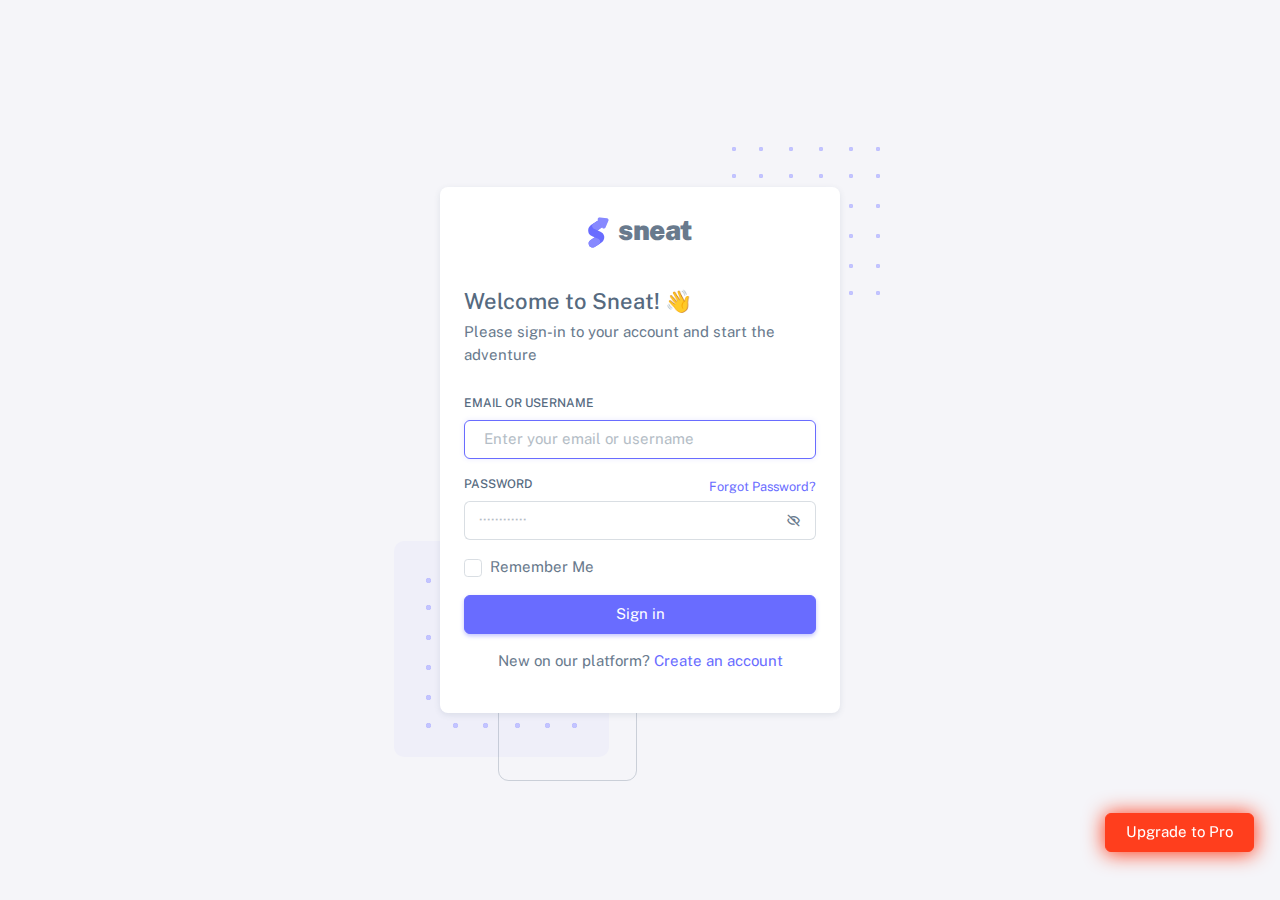
<file: TTS1.Web/wwwroot/sneat/html/auth-login-basic.html>
<!DOCTYPE html>

<!-- =========================================================
* Sneat - Bootstrap 5 HTML Admin Template - Pro | v1.0.0
==============================================================

* Product Page: https://themeselection.com/products/sneat-bootstrap-html-admin-template/
* Created by: ThemeSelection
* License: You must have a valid license purchased in order to legally use the theme for your project.
* Copyright ThemeSelection (https://themeselection.com)

=========================================================
 -->
<!-- beautify ignore:start -->
<html
  lang="en"
  class="light-style customizer-hide"
  dir="ltr"
  data-theme="theme-default"
  data-assets-path="../assets/"
  data-template="vertical-menu-template-free"
>
  <head>
    <meta charset="utf-8" />
    <meta
      name="viewport"
      content="width=device-width, initial-scale=1.0, user-scalable=no, minimum-scale=1.0, maximum-scale=1.0"
    />

    <title>Login Basic - Pages | Sneat - Bootstrap 5 HTML Admin Template - Pro</title>

    <meta name="description" content="" />

    <!-- Favicon -->
    <link rel="icon" type="image/x-icon" href="../assets/img/favicon/favicon.ico" />

    <!-- Fonts -->
    <link rel="preconnect" href="https://fonts.googleapis.com" />
    <link rel="preconnect" href="https://fonts.gstatic.com" crossorigin />
    <link
      href="https://fonts.googleapis.com/css2?family=Public+Sans:ital,wght@0,300;0,400;0,500;0,600;0,700;1,300;1,400;1,500;1,600;1,700&display=swap"
      rel="stylesheet"
    />

    <!-- Icons. Uncomment required icon fonts -->
    <link rel="stylesheet" href="../assets/vendor/fonts/boxicons.css" />

    <!-- Core CSS -->
    <link rel="stylesheet" href="../assets/vendor/css/core.css" class="template-customizer-core-css" />
    <link rel="stylesheet" href="../assets/vendor/css/theme-default.css" class="template-customizer-theme-css" />
    <link rel="stylesheet" href="../assets/css/demo.css" />

    <!-- Vendors CSS -->
    <link rel="stylesheet" href="../assets/vendor/libs/perfect-scrollbar/perfect-scrollbar.css" />

    <!-- Page CSS -->
    <!-- Page -->
    <link rel="stylesheet" href="../assets/vendor/css/pages/page-auth.css" />
    <!-- Helpers -->
    <script src="../assets/vendor/js/helpers.js"></script>

    <!--! Template customizer & Theme config files MUST be included after core stylesheets and helpers.js in the <head> section -->
    <!--? Config:  Mandatory theme config file contain global vars & default theme options, Set your preferred theme option in this file.  -->
    <script src="../assets/js/config.js"></script>
  </head>

  <body>
    <!-- Content -->

    <div class="container-xxl">
      <div class="authentication-wrapper authentication-basic container-p-y">
        <div class="authentication-inner">
          <!-- Register -->
          <div class="card">
            <div class="card-body">
              <!-- Logo -->
              <div class="app-brand justify-content-center">
                <a href="index.html" class="app-brand-link gap-2">
                  <span class="app-brand-logo demo">
                    <svg
                      width="25"
                      viewBox="0 0 25 42"
                      version="1.1"
                      xmlns="http://www.w3.org/2000/svg"
                      xmlns:xlink="http://www.w3.org/1999/xlink"
                    >
                      <defs>
                        <path
                          d="M13.7918663,0.358365126 L3.39788168,7.44174259 C0.566865006,9.69408886 -0.379795268,12.4788597 0.557900856,15.7960551 C0.68998853,16.2305145 1.09562888,17.7872135 3.12357076,19.2293357 C3.8146334,19.7207684 5.32369333,20.3834223 7.65075054,21.2172976 L7.59773219,21.2525164 L2.63468769,24.5493413 C0.445452254,26.3002124 0.0884951797,28.5083815 1.56381646,31.1738486 C2.83770406,32.8170431 5.20850219,33.2640127 7.09180128,32.5391577 C8.347334,32.0559211 11.4559176,30.0011079 16.4175519,26.3747182 C18.0338572,24.4997857 18.6973423,22.4544883 18.4080071,20.2388261 C17.963753,17.5346866 16.1776345,15.5799961 13.0496516,14.3747546 L10.9194936,13.4715819 L18.6192054,7.984237 L13.7918663,0.358365126 Z"
                          id="path-1"
                        ></path>
                        <path
                          d="M5.47320593,6.00457225 C4.05321814,8.216144 4.36334763,10.0722806 6.40359441,11.5729822 C8.61520715,12.571656 10.0999176,13.2171421 10.8577257,13.5094407 L15.5088241,14.433041 L18.6192054,7.984237 C15.5364148,3.11535317 13.9273018,0.573395879 13.7918663,0.358365126 C13.5790555,0.511491653 10.8061687,2.3935607 5.47320593,6.00457225 Z"
                          id="path-3"
                        ></path>
                        <path
                          d="M7.50063644,21.2294429 L12.3234468,23.3159332 C14.1688022,24.7579751 14.397098,26.4880487 13.008334,28.506154 C11.6195701,30.5242593 10.3099883,31.790241 9.07958868,32.3040991 C5.78142938,33.4346997 4.13234973,34 4.13234973,34 C4.13234973,34 2.75489982,33.0538207 2.37032616e-14,31.1614621 C-0.55822714,27.8186216 -0.55822714,26.0572515 -4.05231404e-15,25.8773518 C0.83734071,25.6075023 2.77988457,22.8248993 3.3049379,22.52991 C3.65497346,22.3332504 5.05353963,21.8997614 7.50063644,21.2294429 Z"
                          id="path-4"
                        ></path>
                        <path
                          d="M20.6,7.13333333 L25.6,13.8 C26.2627417,14.6836556 26.0836556,15.9372583 25.2,16.6 C24.8538077,16.8596443 24.4327404,17 24,17 L14,17 C12.8954305,17 12,16.1045695 12,15 C12,14.5672596 12.1403557,14.1461923 12.4,13.8 L17.4,7.13333333 C18.0627417,6.24967773 19.3163444,6.07059163 20.2,6.73333333 C20.3516113,6.84704183 20.4862915,6.981722 20.6,7.13333333 Z"
                          id="path-5"
                        ></path>
                      </defs>
                      <g id="g-app-brand" stroke="none" stroke-width="1" fill="none" fill-rule="evenodd">
                        <g id="Brand-Logo" transform="translate(-27.000000, -15.000000)">
                          <g id="Icon" transform="translate(27.000000, 15.000000)">
                            <g id="Mask" transform="translate(0.000000, 8.000000)">
                              <mask id="mask-2" fill="white">
                                <use xlink:href="#path-1"></use>
                              </mask>
                              <use fill="#696cff" xlink:href="#path-1"></use>
                              <g id="Path-3" mask="url(#mask-2)">
                                <use fill="#696cff" xlink:href="#path-3"></use>
                                <use fill-opacity="0.2" fill="#FFFFFF" xlink:href="#path-3"></use>
                              </g>
                              <g id="Path-4" mask="url(#mask-2)">
                                <use fill="#696cff" xlink:href="#path-4"></use>
                                <use fill-opacity="0.2" fill="#FFFFFF" xlink:href="#path-4"></use>
                              </g>
                            </g>
                            <g
                              id="Triangle"
                              transform="translate(19.000000, 11.000000) rotate(-300.000000) translate(-19.000000, -11.000000) "
                            >
                              <use fill="#696cff" xlink:href="#path-5"></use>
                              <use fill-opacity="0.2" fill="#FFFFFF" xlink:href="#path-5"></use>
                            </g>
                          </g>
                        </g>
                      </g>
                    </svg>
                  </span>
                  <span class="app-brand-text demo text-body fw-bolder">Sneat</span>
                </a>
              </div>
              <!-- /Logo -->
              <h4 class="mb-2">Welcome to Sneat! 👋</h4>
              <p class="mb-4">Please sign-in to your account and start the adventure</p>

              <form id="formAuthentication" class="mb-3" action="index.html" method="POST">
                <div class="mb-3">
                  <label for="email" class="form-label">Email or Username</label>
                  <input
                    type="text"
                    class="form-control"
                    id="email"
                    name="email-username"
                    placeholder="Enter your email or username"
                    autofocus
                  />
                </div>
                <div class="mb-3 form-password-toggle">
                  <div class="d-flex justify-content-between">
                    <label class="form-label" for="password">Password</label>
                    <a href="auth-forgot-password-basic.html">
                      <small>Forgot Password?</small>
                    </a>
                  </div>
                  <div class="input-group input-group-merge">
                    <input
                      type="password"
                      id="password"
                      class="form-control"
                      name="password"
                      placeholder="&#xb7;&#xb7;&#xb7;&#xb7;&#xb7;&#xb7;&#xb7;&#xb7;&#xb7;&#xb7;&#xb7;&#xb7;"
                      aria-describedby="password"
                    />
                    <span class="input-group-text cursor-pointer"><i class="bx bx-hide"></i></span>
                  </div>
                </div>
                <div class="mb-3">
                  <div class="form-check">
                    <input class="form-check-input" type="checkbox" id="remember-me" />
                    <label class="form-check-label" for="remember-me"> Remember Me </label>
                  </div>
                </div>
                <div class="mb-3">
                  <button class="btn btn-primary d-grid w-100" type="submit">Sign in</button>
                </div>
              </form>

              <p class="text-center">
                <span>New on our platform?</span>
                <a href="auth-register-basic.html">
                  <span>Create an account</span>
                </a>
              </p>
            </div>
          </div>
          <!-- /Register -->
        </div>
      </div>
    </div>

    <!-- / Content -->

    <div class="buy-now">
      <a
        href="https://themeselection.com/products/sneat-bootstrap-html-admin-template/"
        target="_blank"
        class="btn btn-danger btn-buy-now"
        >Upgrade to Pro</a
      >
    </div>

    <!-- Core JS -->
    <!-- build:js assets/vendor/js/core.js -->
    <script src="../assets/vendor/libs/jquery/jquery.js"></script>
    <script src="../assets/vendor/libs/popper/popper.js"></script>
    <script src="../assets/vendor/js/bootstrap.js"></script>
    <script src="../assets/vendor/libs/perfect-scrollbar/perfect-scrollbar.js"></script>

    <script src="../assets/vendor/js/menu.js"></script>
    <!-- endbuild -->

    <!-- Vendors JS -->

    <!-- Main JS -->
    <script src="../assets/js/main.js"></script>

    <!-- Page JS -->

    <!-- Place this tag in your head or just before your close body tag. -->
    <script async defer src="https://buttons.github.io/buttons.js"></script>
  </body>
</html>
</file>
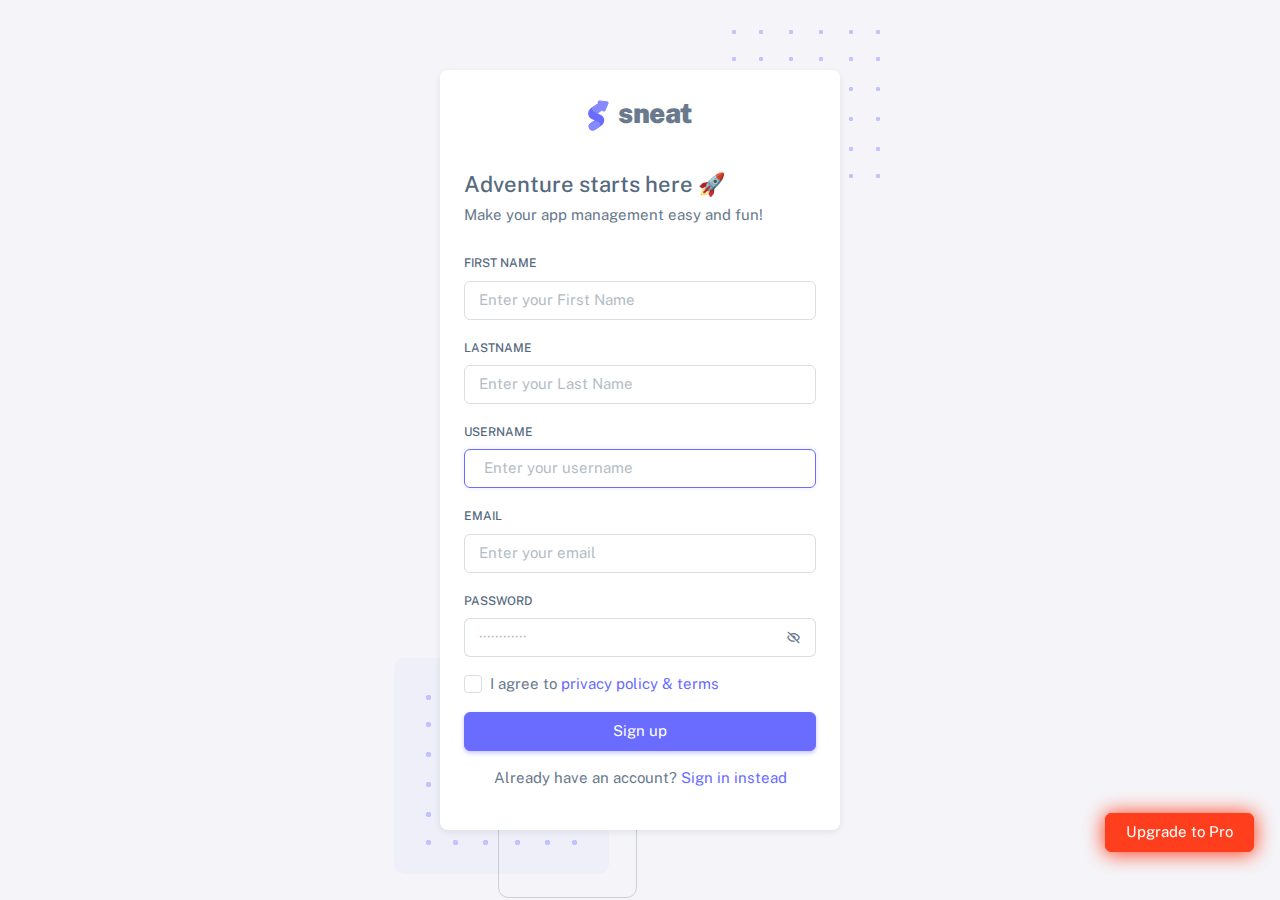
<file: TTS1.Web/wwwroot/sneat/html/auth-register-basic.html>
<!DOCTYPE html>

<html
  lang="en"
  class="light-style customizer-hide"
  dir="ltr"
  data-theme="theme-default"
  data-assets-path="../assets/"
  data-template="vertical-menu-template-free"
>
  <head>
    <meta charset="utf-8" />
    <meta
      name="viewport"
      content="width=device-width, initial-scale=1.0, user-scalable=no, minimum-scale=1.0, maximum-scale=1.0"
    />

    <title>Register Basic - Pages | Sneat - Bootstrap 5 HTML Admin Template - Pro</title>

    <meta name="description" content="" />

    <!-- Favicon -->
    <link rel="icon" type="image/x-icon" href="../assets/img/favicon/favicon.ico" />

    <!-- Fonts -->
    <link rel="preconnect" href="https://fonts.googleapis.com" />
    <link rel="preconnect" href="https://fonts.gstatic.com" crossorigin />
    <link
      href="https://fonts.googleapis.com/css2?family=Public+Sans:ital,wght@0,300;0,400;0,500;0,600;0,700;1,300;1,400;1,500;1,600;1,700&display=swap"
      rel="stylesheet"
    />

    <!-- Icons. Uncomment required icon fonts -->
    <link rel="stylesheet" href="../assets/vendor/fonts/boxicons.css" />

    <!-- Core CSS -->
    <link rel="stylesheet" href="../assets/vendor/css/core.css" class="template-customizer-core-css" />
    <link rel="stylesheet" href="../assets/vendor/css/theme-default.css" class="template-customizer-theme-css" />
    <link rel="stylesheet" href="../assets/css/demo.css" />

    <!-- Vendors CSS -->
    <link rel="stylesheet" href="../assets/vendor/libs/perfect-scrollbar/perfect-scrollbar.css" />

    <!-- Page CSS -->
    <!-- Page -->
    <link rel="stylesheet" href="../assets/vendor/css/pages/page-auth.css" />
    <!-- Helpers -->
    <script src="../assets/vendor/js/helpers.js"></script>

    <!--! Template customizer & Theme config files MUST be included after core stylesheets and helpers.js in the <head> section -->
    <!--? Config:  Mandatory theme config file contain global vars & default theme options, Set your preferred theme option in this file.  -->
    <script src="../assets/js/config.js"></script>
  </head>

  <body>
    <!-- Content -->

    <div class="container-xxl">
      <div class="authentication-wrapper authentication-basic container-p-y">
        <div class="authentication-inner">
          <!-- Register Card -->
          <div class="card">
            <div class="card-body">
              <!-- Logo -->
              <div class="app-brand justify-content-center">
                <a href="index.html" class="app-brand-link gap-2">
                  <span class="app-brand-logo demo">
                    <svg
                      width="25"
                      viewBox="0 0 25 42"
                      version="1.1"
                      xmlns="http://www.w3.org/2000/svg"
                      xmlns:xlink="http://www.w3.org/1999/xlink"
                    >
                      <defs>
                        <path
                          d="M13.7918663,0.358365126 L3.39788168,7.44174259 C0.566865006,9.69408886 -0.379795268,12.4788597 0.557900856,15.7960551 C0.68998853,16.2305145 1.09562888,17.7872135 3.12357076,19.2293357 C3.8146334,19.7207684 5.32369333,20.3834223 7.65075054,21.2172976 L7.59773219,21.2525164 L2.63468769,24.5493413 C0.445452254,26.3002124 0.0884951797,28.5083815 1.56381646,31.1738486 C2.83770406,32.8170431 5.20850219,33.2640127 7.09180128,32.5391577 C8.347334,32.0559211 11.4559176,30.0011079 16.4175519,26.3747182 C18.0338572,24.4997857 18.6973423,22.4544883 18.4080071,20.2388261 C17.963753,17.5346866 16.1776345,15.5799961 13.0496516,14.3747546 L10.9194936,13.4715819 L18.6192054,7.984237 L13.7918663,0.358365126 Z"
                          id="path-1"
                        ></path>
                        <path
                          d="M5.47320593,6.00457225 C4.05321814,8.216144 4.36334763,10.0722806 6.40359441,11.5729822 C8.61520715,12.571656 10.0999176,13.2171421 10.8577257,13.5094407 L15.5088241,14.433041 L18.6192054,7.984237 C15.5364148,3.11535317 13.9273018,0.573395879 13.7918663,0.358365126 C13.5790555,0.511491653 10.8061687,2.3935607 5.47320593,6.00457225 Z"
                          id="path-3"
                        ></path>
                        <path
                          d="M7.50063644,21.2294429 L12.3234468,23.3159332 C14.1688022,24.7579751 14.397098,26.4880487 13.008334,28.506154 C11.6195701,30.5242593 10.3099883,31.790241 9.07958868,32.3040991 C5.78142938,33.4346997 4.13234973,34 4.13234973,34 C4.13234973,34 2.75489982,33.0538207 2.37032616e-14,31.1614621 C-0.55822714,27.8186216 -0.55822714,26.0572515 -4.05231404e-15,25.8773518 C0.83734071,25.6075023 2.77988457,22.8248993 3.3049379,22.52991 C3.65497346,22.3332504 5.05353963,21.8997614 7.50063644,21.2294429 Z"
                          id="path-4"
                        ></path>
                        <path
                          d="M20.6,7.13333333 L25.6,13.8 C26.2627417,14.6836556 26.0836556,15.9372583 25.2,16.6 C24.8538077,16.8596443 24.4327404,17 24,17 L14,17 C12.8954305,17 12,16.1045695 12,15 C12,14.5672596 12.1403557,14.1461923 12.4,13.8 L17.4,7.13333333 C18.0627417,6.24967773 19.3163444,6.07059163 20.2,6.73333333 C20.3516113,6.84704183 20.4862915,6.981722 20.6,7.13333333 Z"
                          id="path-5"
                        ></path>
                      </defs>
                      <g id="g-app-brand" stroke="none" stroke-width="1" fill="none" fill-rule="evenodd">
                        <g id="Brand-Logo" transform="translate(-27.000000, -15.000000)">
                          <g id="Icon" transform="translate(27.000000, 15.000000)">
                            <g id="Mask" transform="translate(0.000000, 8.000000)">
                              <mask id="mask-2" fill="white">
                                <use xlink:href="#path-1"></use>
                              </mask>
                              <use fill="#696cff" xlink:href="#path-1"></use>
                              <g id="Path-3" mask="url(#mask-2)">
                                <use fill="#696cff" xlink:href="#path-3"></use>
                                <use fill-opacity="0.2" fill="#FFFFFF" xlink:href="#path-3"></use>
                              </g>
                              <g id="Path-4" mask="url(#mask-2)">
                                <use fill="#696cff" xlink:href="#path-4"></use>
                                <use fill-opacity="0.2" fill="#FFFFFF" xlink:href="#path-4"></use>
                              </g>
                            </g>
                            <g
                              id="Triangle"
                              transform="translate(19.000000, 11.000000) rotate(-300.000000) translate(-19.000000, -11.000000) "
                            >
                              <use fill="#696cff" xlink:href="#path-5"></use>
                              <use fill-opacity="0.2" fill="#FFFFFF" xlink:href="#path-5"></use>
                            </g>
                          </g>
                        </g>
                      </g>
                    </svg>
                  </span>
                  <span class="app-brand-text demo text-body fw-bolder">Sneat</span>
                </a>
              </div>
              <!-- /Logo -->
              <h4 class="mb-2">Adventure starts here 🚀</h4>
              <p class="mb-4">Make your app management easy and fun!</p>

              <form id="formAuthentication" class="mb-3" action="index.html" method="POST">
                  <div class="mb-3">
                      <label for="name" class="form-label">First Name</label>
                      <input type="text" class="form-control" id="name" name="email" placeholder="Enter your First Name" />
                  </div>

                  <div class="mb-3">
                      <label for="surname" class="form-label">Lastname</label>
                      <input type="text" class="form-control" id="email" name="lastname" placeholder="Enter your Last Name" />
                  </div>

                  <div class="mb-3">
                      <label for="username" class="form-label">Username</label>
                      <input type="text"
                             class="form-control"
                             id="username"
                             name="username"
                             placeholder="Enter your username"
                             autofocus />
                  </div>
                  <div class="mb-3">
                      <label for="email" class="form-label">Email</label>
                      <input type="text" class="form-control" id="email" name="email" placeholder="Enter your email" />
                  </div>
                  <div class="mb-3 form-password-toggle">
                      <label class="form-label" for="password">Password</label>
                      <div class="input-group input-group-merge">
                          <input type="password"
                                 id="password"
                                 class="form-control"
                                 name="password"
                                 placeholder="&#xb7;&#xb7;&#xb7;&#xb7;&#xb7;&#xb7;&#xb7;&#xb7;&#xb7;&#xb7;&#xb7;&#xb7;"
                                 aria-describedby="password" />
                          <span class="input-group-text cursor-pointer"><i class="bx bx-hide"></i></span>
                      </div>
                  </div>

                  <div class="mb-3">
                      <div class="form-check">
                          <input class="form-check-input" type="checkbox" id="terms-conditions" name="terms" />
                          <label class="form-check-label" for="terms-conditions">
                              I agree to
                              <a href="javascript:void(0);">privacy policy & terms</a>
                          </label>
                      </div>
                  </div>
                  <button class="btn btn-primary d-grid w-100">Sign up</button>
              </form>

              <p class="text-center">
                <span>Already have an account?</span>
                <a href="auth-login-basic.html">
                  <span>Sign in instead</span>
                </a>
              </p>
            </div>
          </div>
          <!-- Register Card -->
        </div>
      </div>
    </div>

    <!-- / Content -->

    <div class="buy-now">
      <a
        href="https://themeselection.com/products/sneat-bootstrap-html-admin-template/"
        target="_blank"
        class="btn btn-danger btn-buy-now"
        >Upgrade to Pro</a
      >
    </div>

    <!-- Core JS -->
    <!-- build:js assets/vendor/js/core.js -->
    <script src="../assets/vendor/libs/jquery/jquery.js"></script>
    <script src="../assets/vendor/libs/popper/popper.js"></script>
    <script src="../assets/vendor/js/bootstrap.js"></script>
    <script src="../assets/vendor/libs/perfect-scrollbar/perfect-scrollbar.js"></script>

    <script src="../assets/vendor/js/menu.js"></script>
    <!-- endbuild -->

    <!-- Vendors JS -->

    <!-- Main JS -->
    <script src="../assets/js/main.js"></script>

    <!-- Page JS -->

    <!-- Place this tag in your head or just before your close body tag. -->
    <script async defer src="https://buttons.github.io/buttons.js"></script>
  </body>
</html>
</file>
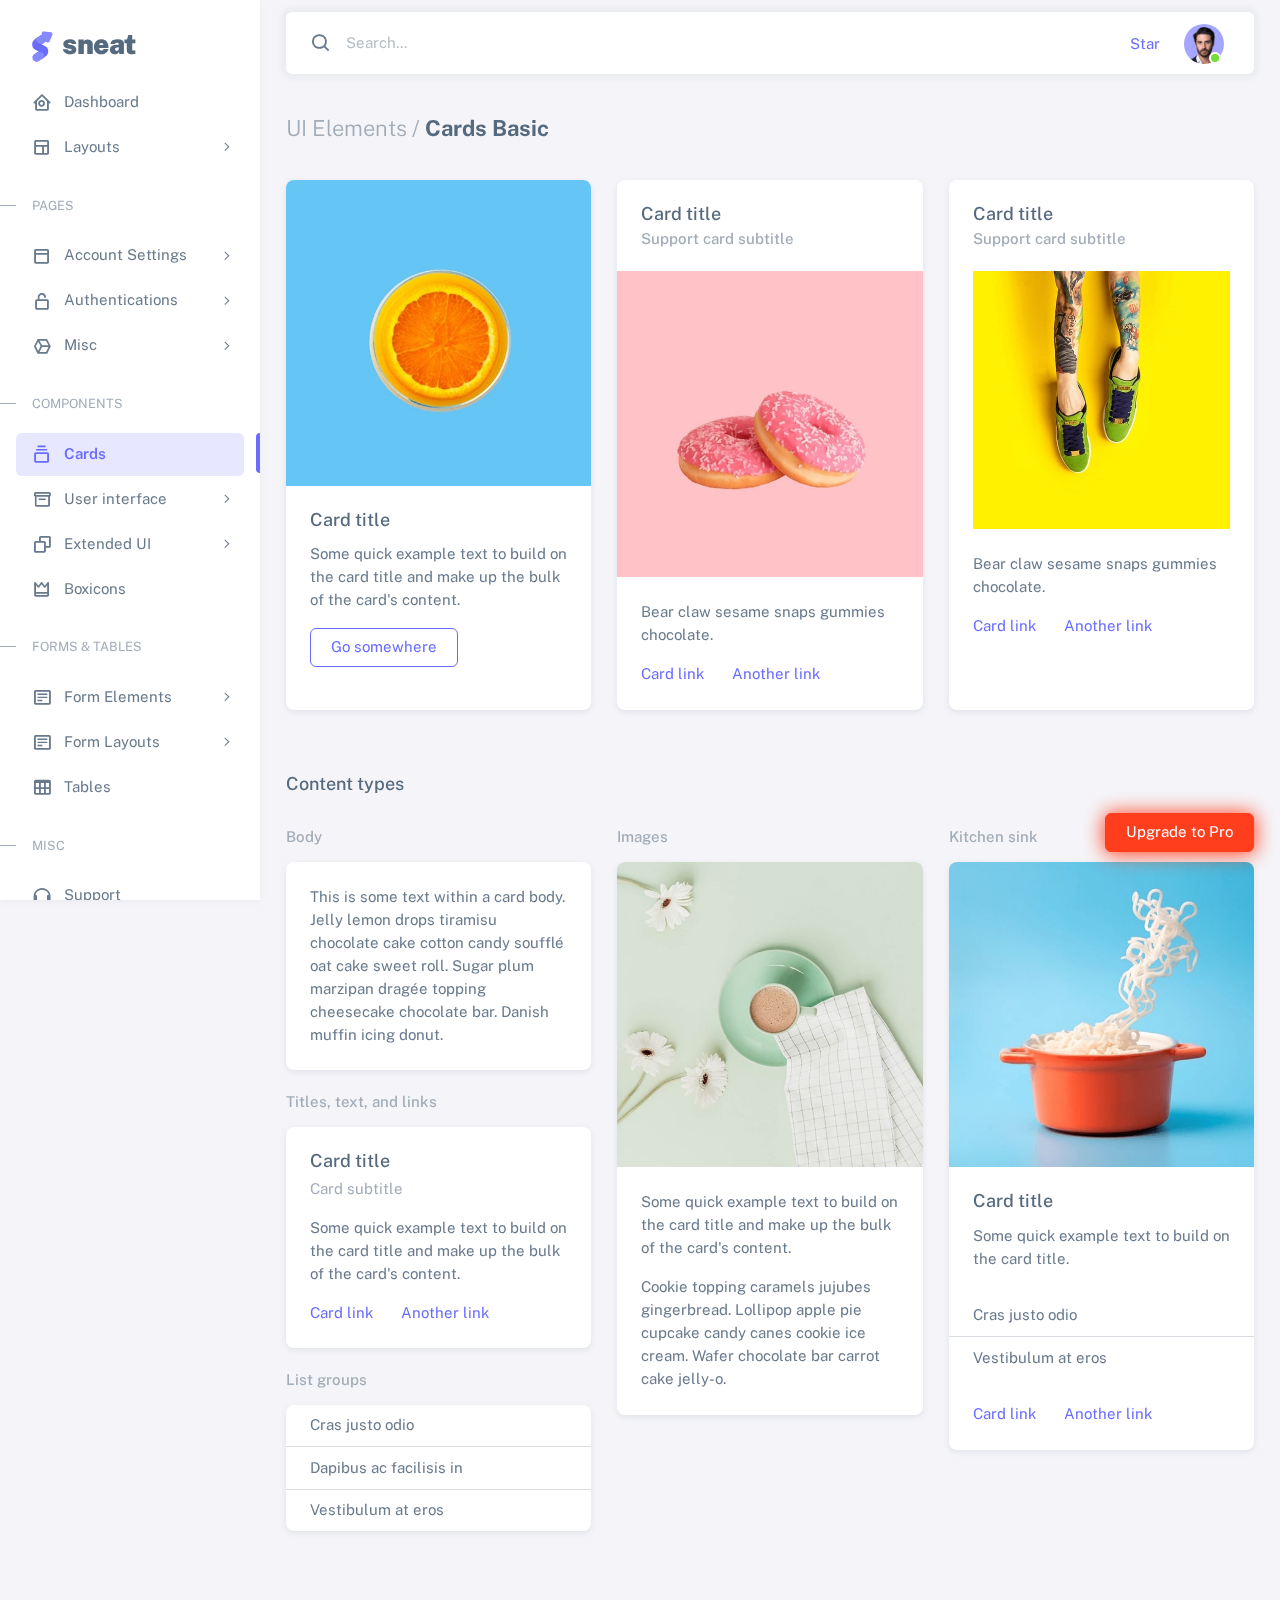
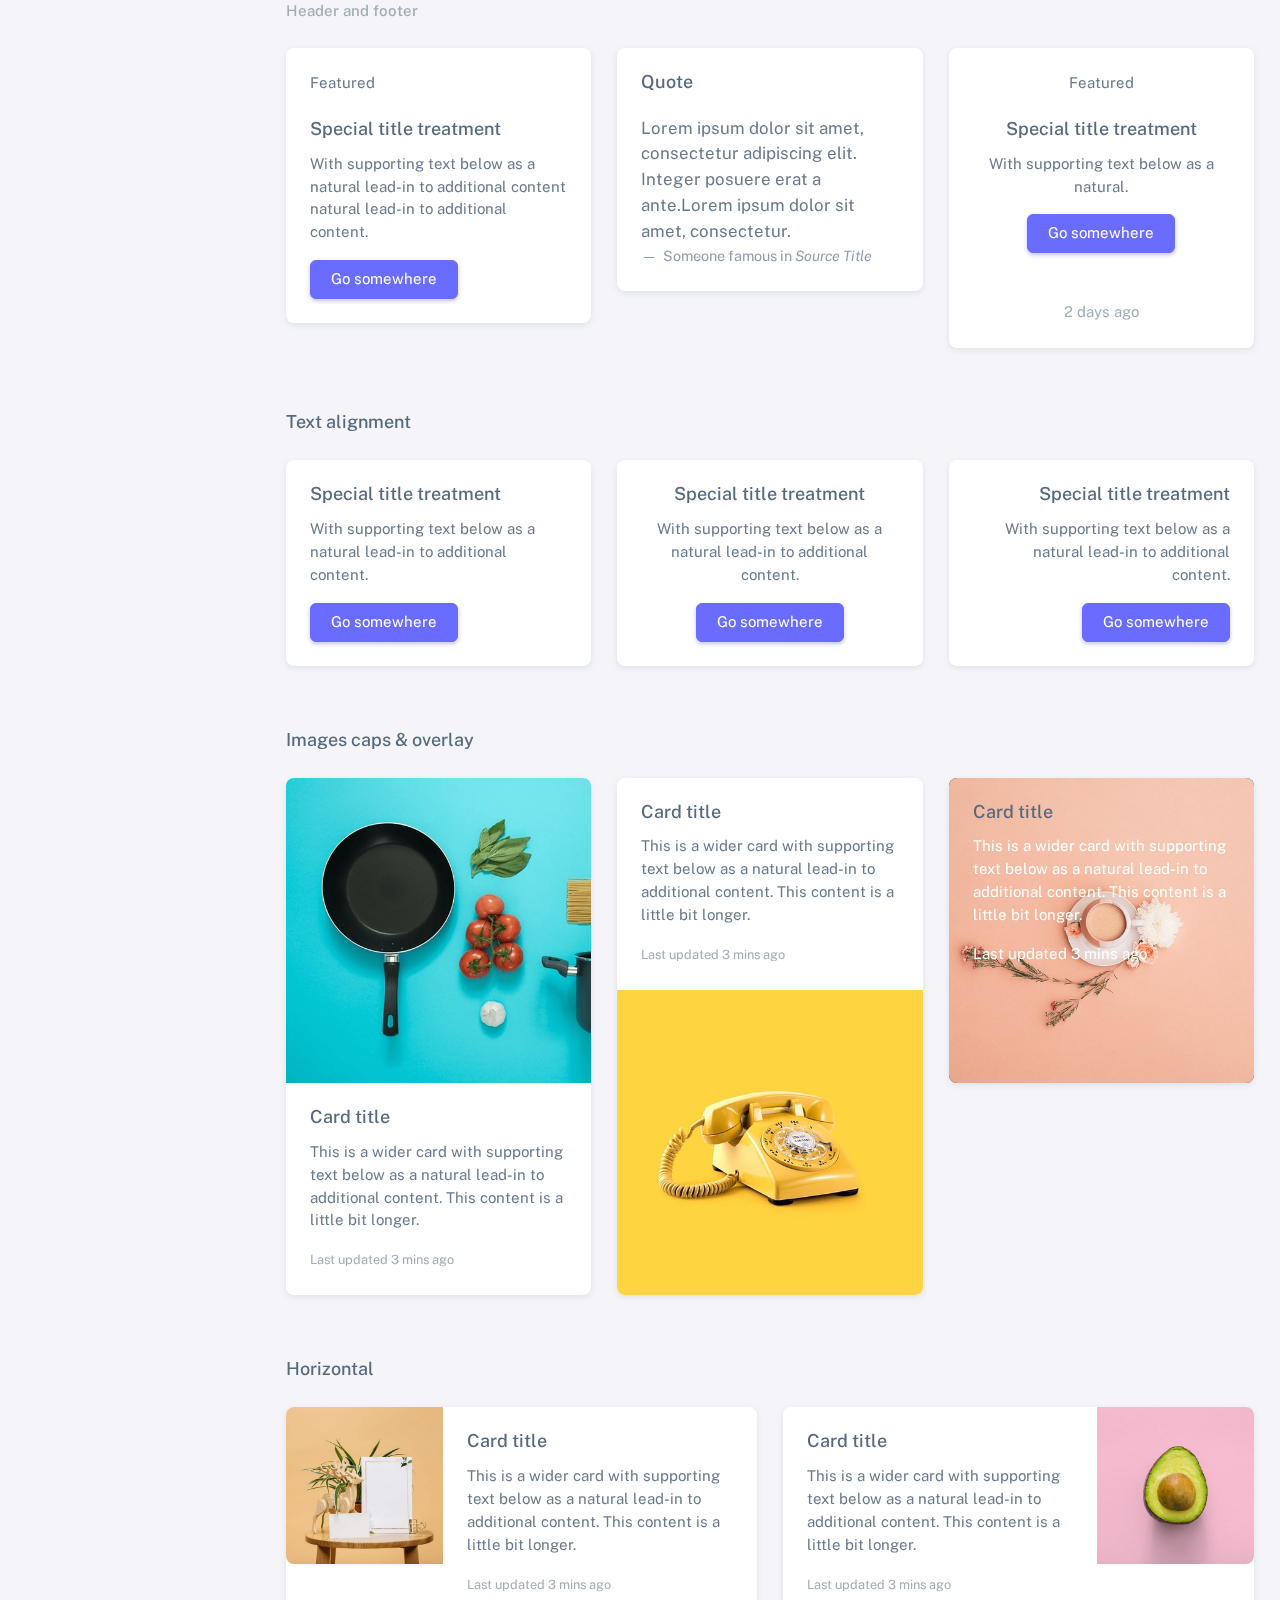
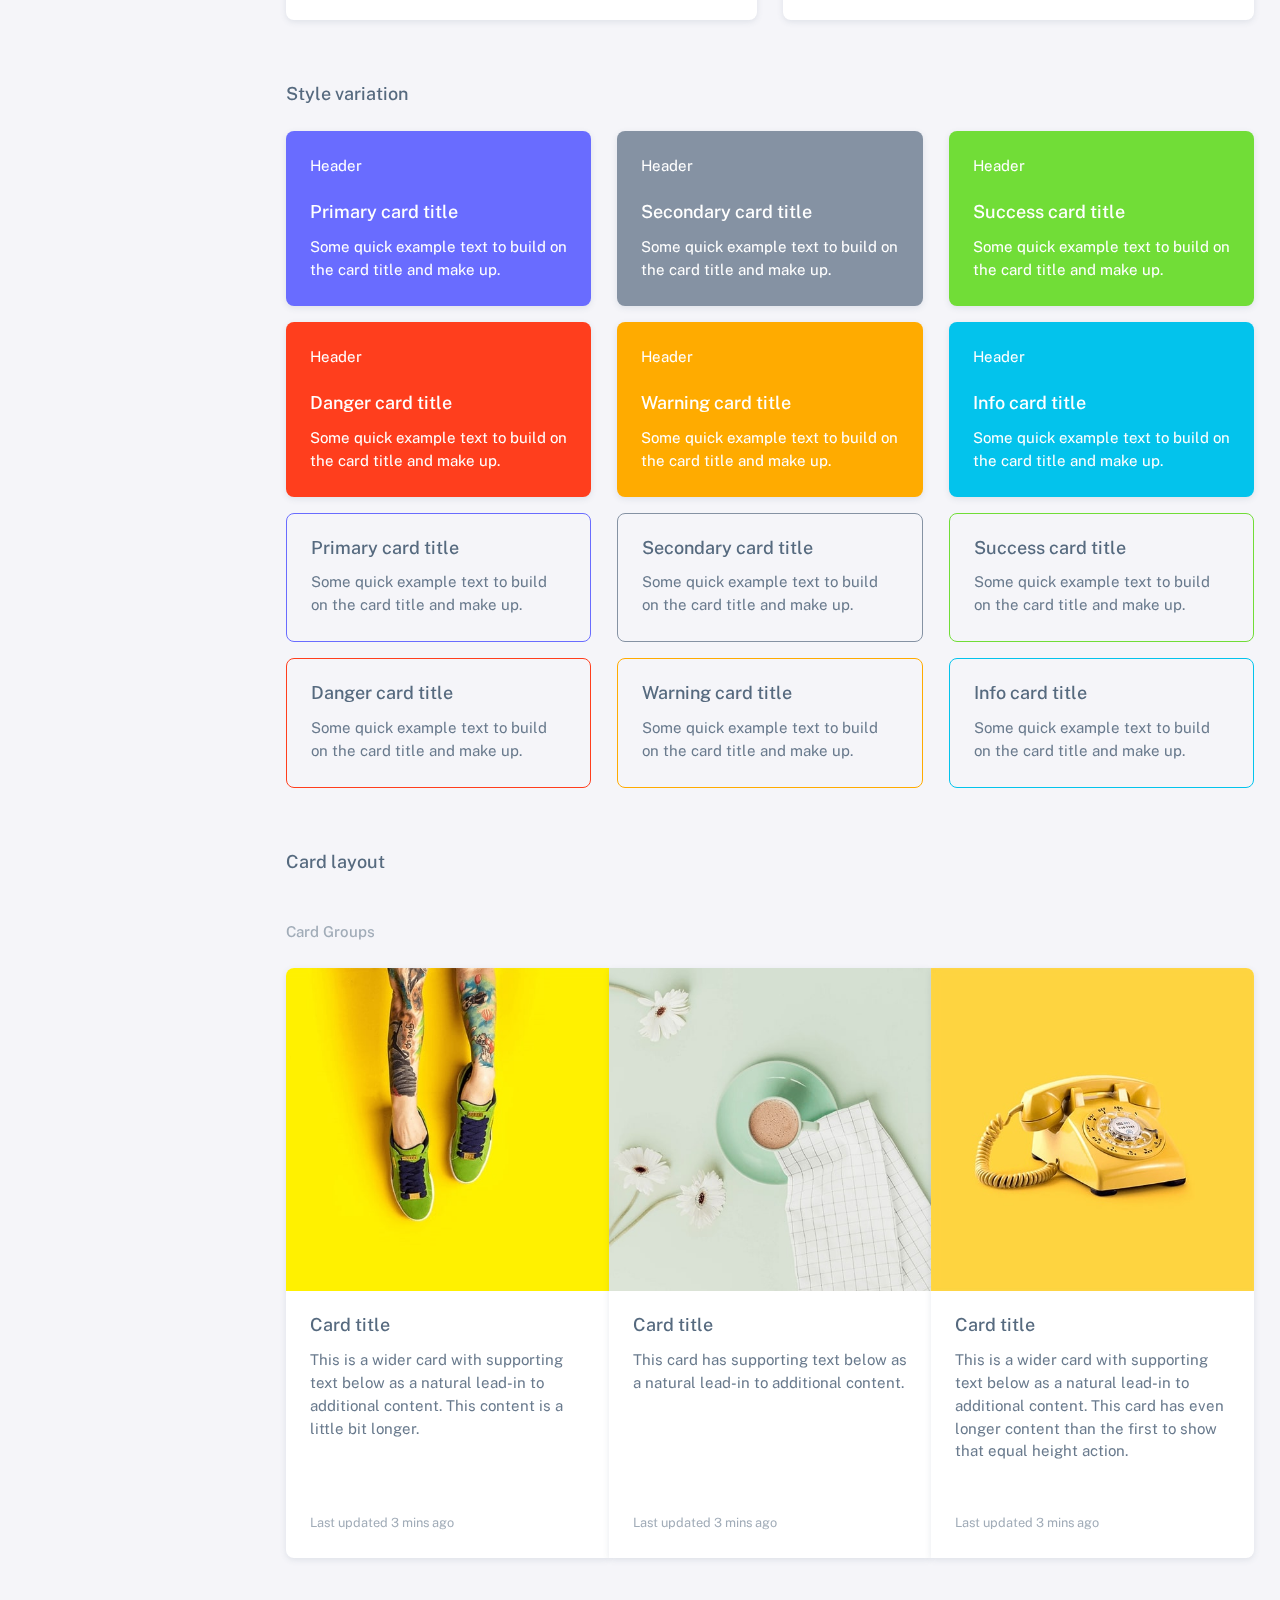
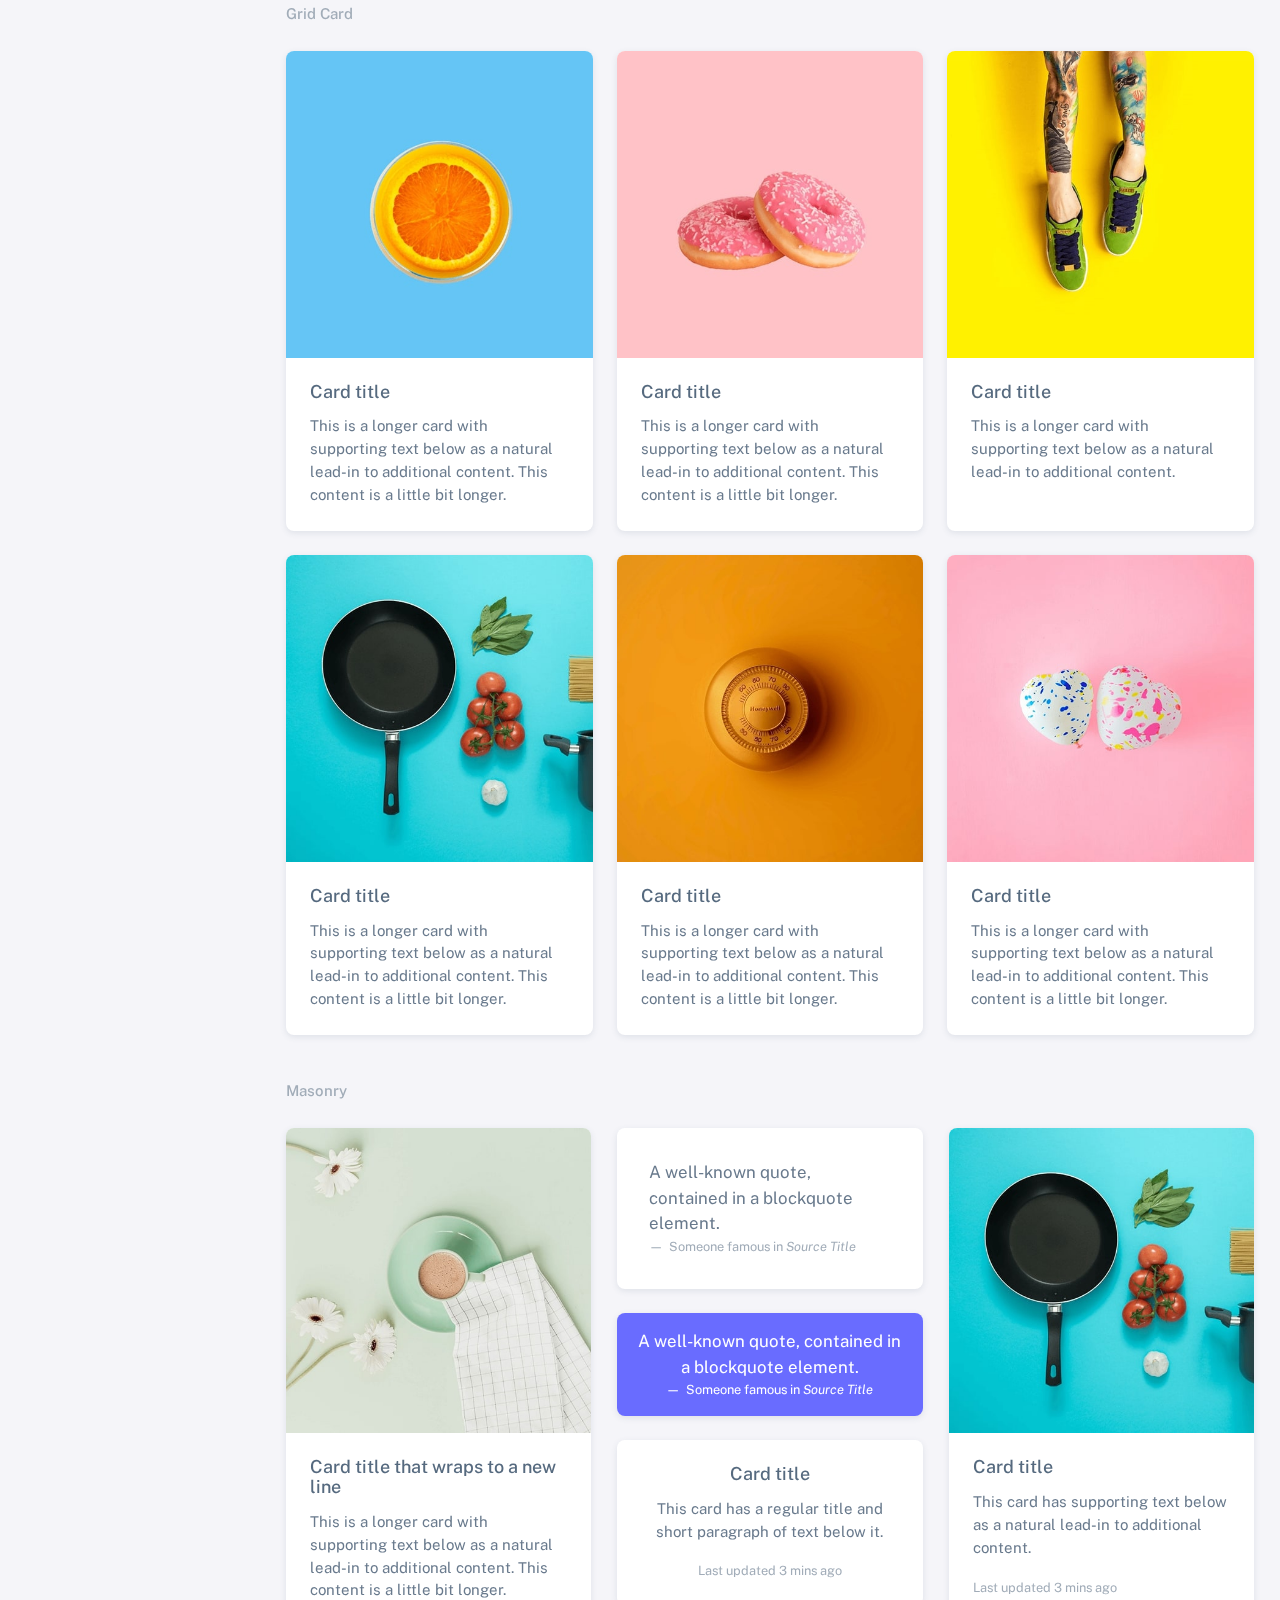
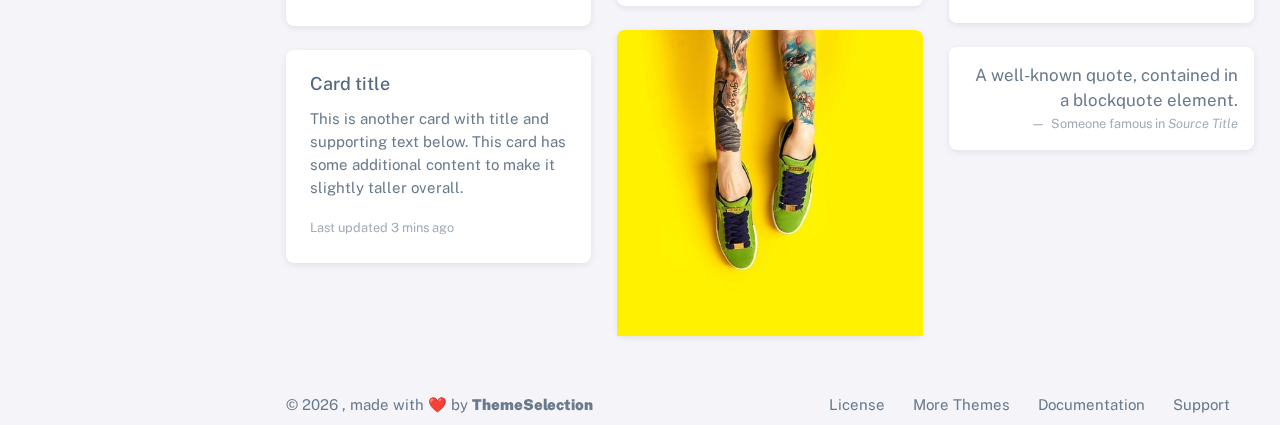
<file: TTS1.Web/wwwroot/sneat/html/cards-basic.html>
<!DOCTYPE html>

<!-- =========================================================
* Sneat - Bootstrap 5 HTML Admin Template - Pro | v1.0.0
==============================================================

* Product Page: https://themeselection.com/products/sneat-bootstrap-html-admin-template/
* Created by: ThemeSelection
* License: You must have a valid license purchased in order to legally use the theme for your project.
* Copyright ThemeSelection (https://themeselection.com)

=========================================================
 -->
<!-- beautify ignore:start -->
<html
  lang="en"
  class="light-style layout-menu-fixed"
  dir="ltr"
  data-theme="theme-default"
  data-assets-path="../assets/"
  data-template="vertical-menu-template-free"
>
  <head>
    <meta charset="utf-8" />
    <meta
      name="viewport"
      content="width=device-width, initial-scale=1.0, user-scalable=no, minimum-scale=1.0, maximum-scale=1.0"
    />

    <title>Cards basic - UI elements | Sneat - Bootstrap 5 HTML Admin Template - Pro</title>

    <meta name="description" content="" />

    <!-- Favicon -->
    <link rel="icon" type="image/x-icon" href="../assets/img/favicon/favicon.ico" />

    <!-- Fonts -->
    <link rel="preconnect" href="https://fonts.googleapis.com" />
    <link rel="preconnect" href="https://fonts.gstatic.com" crossorigin />
    <link
      href="https://fonts.googleapis.com/css2?family=Public+Sans:ital,wght@0,300;0,400;0,500;0,600;0,700;1,300;1,400;1,500;1,600;1,700&display=swap"
      rel="stylesheet"
    />

    <!-- Icons. Uncomment required icon fonts -->
    <link rel="stylesheet" href="../assets/vendor/fonts/boxicons.css" />

    <!-- Core CSS -->
    <link rel="stylesheet" href="../assets/vendor/css/core.css" class="template-customizer-core-css" />
    <link rel="stylesheet" href="../assets/vendor/css/theme-default.css" class="template-customizer-theme-css" />
    <link rel="stylesheet" href="../assets/css/demo.css" />

    <!-- Vendors CSS -->
    <link rel="stylesheet" href="../assets/vendor/libs/perfect-scrollbar/perfect-scrollbar.css" />

    <!-- Page CSS -->

    <!-- Helpers -->
    <script src="../assets/vendor/js/helpers.js"></script>

    <!--! Template customizer & Theme config files MUST be included after core stylesheets and helpers.js in the <head> section -->
    <!--? Config:  Mandatory theme config file contain global vars & default theme options, Set your preferred theme option in this file.  -->
    <script src="../assets/js/config.js"></script>
  </head>

  <body>
    <!-- Layout wrapper -->
    <div class="layout-wrapper layout-content-navbar">
      <div class="layout-container">
        <!-- Menu -->

        <aside id="layout-menu" class="layout-menu menu-vertical menu bg-menu-theme">
          <div class="app-brand demo">
            <a href="index.html" class="app-brand-link">
              <span class="app-brand-logo demo">
                <svg
                  width="25"
                  viewBox="0 0 25 42"
                  version="1.1"
                  xmlns="http://www.w3.org/2000/svg"
                  xmlns:xlink="http://www.w3.org/1999/xlink"
                >
                  <defs>
                    <path
                      d="M13.7918663,0.358365126 L3.39788168,7.44174259 C0.566865006,9.69408886 -0.379795268,12.4788597 0.557900856,15.7960551 C0.68998853,16.2305145 1.09562888,17.7872135 3.12357076,19.2293357 C3.8146334,19.7207684 5.32369333,20.3834223 7.65075054,21.2172976 L7.59773219,21.2525164 L2.63468769,24.5493413 C0.445452254,26.3002124 0.0884951797,28.5083815 1.56381646,31.1738486 C2.83770406,32.8170431 5.20850219,33.2640127 7.09180128,32.5391577 C8.347334,32.0559211 11.4559176,30.0011079 16.4175519,26.3747182 C18.0338572,24.4997857 18.6973423,22.4544883 18.4080071,20.2388261 C17.963753,17.5346866 16.1776345,15.5799961 13.0496516,14.3747546 L10.9194936,13.4715819 L18.6192054,7.984237 L13.7918663,0.358365126 Z"
                      id="path-1"
                    ></path>
                    <path
                      d="M5.47320593,6.00457225 C4.05321814,8.216144 4.36334763,10.0722806 6.40359441,11.5729822 C8.61520715,12.571656 10.0999176,13.2171421 10.8577257,13.5094407 L15.5088241,14.433041 L18.6192054,7.984237 C15.5364148,3.11535317 13.9273018,0.573395879 13.7918663,0.358365126 C13.5790555,0.511491653 10.8061687,2.3935607 5.47320593,6.00457225 Z"
                      id="path-3"
                    ></path>
                    <path
                      d="M7.50063644,21.2294429 L12.3234468,23.3159332 C14.1688022,24.7579751 14.397098,26.4880487 13.008334,28.506154 C11.6195701,30.5242593 10.3099883,31.790241 9.07958868,32.3040991 C5.78142938,33.4346997 4.13234973,34 4.13234973,34 C4.13234973,34 2.75489982,33.0538207 2.37032616e-14,31.1614621 C-0.55822714,27.8186216 -0.55822714,26.0572515 -4.05231404e-15,25.8773518 C0.83734071,25.6075023 2.77988457,22.8248993 3.3049379,22.52991 C3.65497346,22.3332504 5.05353963,21.8997614 7.50063644,21.2294429 Z"
                      id="path-4"
                    ></path>
                    <path
                      d="M20.6,7.13333333 L25.6,13.8 C26.2627417,14.6836556 26.0836556,15.9372583 25.2,16.6 C24.8538077,16.8596443 24.4327404,17 24,17 L14,17 C12.8954305,17 12,16.1045695 12,15 C12,14.5672596 12.1403557,14.1461923 12.4,13.8 L17.4,7.13333333 C18.0627417,6.24967773 19.3163444,6.07059163 20.2,6.73333333 C20.3516113,6.84704183 20.4862915,6.981722 20.6,7.13333333 Z"
                      id="path-5"
                    ></path>
                  </defs>
                  <g id="g-app-brand" stroke="none" stroke-width="1" fill="none" fill-rule="evenodd">
                    <g id="Brand-Logo" transform="translate(-27.000000, -15.000000)">
                      <g id="Icon" transform="translate(27.000000, 15.000000)">
                        <g id="Mask" transform="translate(0.000000, 8.000000)">
                          <mask id="mask-2" fill="white">
                            <use xlink:href="#path-1"></use>
                          </mask>
                          <use fill="#696cff" xlink:href="#path-1"></use>
                          <g id="Path-3" mask="url(#mask-2)">
                            <use fill="#696cff" xlink:href="#path-3"></use>
                            <use fill-opacity="0.2" fill="#FFFFFF" xlink:href="#path-3"></use>
                          </g>
                          <g id="Path-4" mask="url(#mask-2)">
                            <use fill="#696cff" xlink:href="#path-4"></use>
                            <use fill-opacity="0.2" fill="#FFFFFF" xlink:href="#path-4"></use>
                          </g>
                        </g>
                        <g
                          id="Triangle"
                          transform="translate(19.000000, 11.000000) rotate(-300.000000) translate(-19.000000, -11.000000) "
                        >
                          <use fill="#696cff" xlink:href="#path-5"></use>
                          <use fill-opacity="0.2" fill="#FFFFFF" xlink:href="#path-5"></use>
                        </g>
                      </g>
                    </g>
                  </g>
                </svg>
              </span>
              <span class="app-brand-text demo menu-text fw-bolder ms-2">Sneat</span>
            </a>

            <a href="javascript:void(0);" class="layout-menu-toggle menu-link text-large ms-auto d-block d-xl-none">
              <i class="bx bx-chevron-left bx-sm align-middle"></i>
            </a>
          </div>

          <div class="menu-inner-shadow"></div>

          <ul class="menu-inner py-1">
            <!-- Dashboard -->
            <li class="menu-item">
              <a href="index.html" class="menu-link">
                <i class="menu-icon tf-icons bx bx-home-circle"></i>
                <div data-i18n="Analytics">Dashboard</div>
              </a>
            </li>

            <!-- Layouts -->
            <li class="menu-item">
              <a href="javascript:void(0);" class="menu-link menu-toggle">
                <i class="menu-icon tf-icons bx bx-layout"></i>
                <div data-i18n="Layouts">Layouts</div>
              </a>

              <ul class="menu-sub">
                <li class="menu-item">
                  <a href="layouts-without-menu.html" class="menu-link">
                    <div data-i18n="Without menu">Without menu</div>
                  </a>
                </li>
                <li class="menu-item">
                  <a href="layouts-without-navbar.html" class="menu-link">
                    <div data-i18n="Without navbar">Without navbar</div>
                  </a>
                </li>
                <li class="menu-item">
                  <a href="layouts-container.html" class="menu-link">
                    <div data-i18n="Container">Container</div>
                  </a>
                </li>
                <li class="menu-item">
                  <a href="layouts-fluid.html" class="menu-link">
                    <div data-i18n="Fluid">Fluid</div>
                  </a>
                </li>
                <li class="menu-item">
                  <a href="layouts-blank.html" class="menu-link">
                    <div data-i18n="Blank">Blank</div>
                  </a>
                </li>
              </ul>
            </li>

            <li class="menu-header small text-uppercase">
              <span class="menu-header-text">Pages</span>
            </li>
            <li class="menu-item">
              <a href="javascript:void(0);" class="menu-link menu-toggle">
                <i class="menu-icon tf-icons bx bx-dock-top"></i>
                <div data-i18n="Account Settings">Account Settings</div>
              </a>
              <ul class="menu-sub">
                <li class="menu-item">
                  <a href="pages-account-settings-account.html" class="menu-link">
                    <div data-i18n="Account">Account</div>
                  </a>
                </li>
                <li class="menu-item">
                  <a href="pages-account-settings-notifications.html" class="menu-link">
                    <div data-i18n="Notifications">Notifications</div>
                  </a>
                </li>
                <li class="menu-item">
                  <a href="pages-account-settings-connections.html" class="menu-link">
                    <div data-i18n="Connections">Connections</div>
                  </a>
                </li>
              </ul>
            </li>
            <li class="menu-item">
              <a href="javascript:void(0);" class="menu-link menu-toggle">
                <i class="menu-icon tf-icons bx bx-lock-open-alt"></i>
                <div data-i18n="Authentications">Authentications</div>
              </a>
              <ul class="menu-sub">
                <li class="menu-item">
                  <a href="auth-login-basic.html" class="menu-link" target="_blank">
                    <div data-i18n="Basic">Login</div>
                  </a>
                </li>
                <li class="menu-item">
                  <a href="auth-register-basic.html" class="menu-link" target="_blank">
                    <div data-i18n="Basic">Register</div>
                  </a>
                </li>
                <li class="menu-item">
                  <a href="auth-forgot-password-basic.html" class="menu-link" target="_blank">
                    <div data-i18n="Basic">Forgot Password</div>
                  </a>
                </li>
              </ul>
            </li>
            <li class="menu-item">
              <a href="javascript:void(0);" class="menu-link menu-toggle">
                <i class="menu-icon tf-icons bx bx-cube-alt"></i>
                <div data-i18n="Misc">Misc</div>
              </a>
              <ul class="menu-sub">
                <li class="menu-item">
                  <a href="pages-misc-error.html" class="menu-link">
                    <div data-i18n="Error">Error</div>
                  </a>
                </li>
                <li class="menu-item">
                  <a href="pages-misc-under-maintenance.html" class="menu-link">
                    <div data-i18n="Under Maintenance">Under Maintenance</div>
                  </a>
                </li>
              </ul>
            </li>
            <!-- Components -->
            <li class="menu-header small text-uppercase"><span class="menu-header-text">Components</span></li>
            <!-- Cards -->
            <li class="menu-item active">
              <a href="cards-basic.html" class="menu-link">
                <i class="menu-icon tf-icons bx bx-collection"></i>
                <div data-i18n="Basic">Cards</div>
              </a>
            </li>
            <!-- User interface -->
            <li class="menu-item">
              <a href="javascript:void(0)" class="menu-link menu-toggle">
                <i class="menu-icon tf-icons bx bx-box"></i>
                <div data-i18n="User interface">User interface</div>
              </a>
              <ul class="menu-sub">
                <li class="menu-item">
                  <a href="ui-accordion.html" class="menu-link">
                    <div data-i18n="Accordion">Accordion</div>
                  </a>
                </li>
                <li class="menu-item">
                  <a href="ui-alerts.html" class="menu-link">
                    <div data-i18n="Alerts">Alerts</div>
                  </a>
                </li>
                <li class="menu-item">
                  <a href="ui-badges.html" class="menu-link">
                    <div data-i18n="Badges">Badges</div>
                  </a>
                </li>
                <li class="menu-item">
                  <a href="ui-buttons.html" class="menu-link">
                    <div data-i18n="Buttons">Buttons</div>
                  </a>
                </li>
                <li class="menu-item">
                  <a href="ui-carousel.html" class="menu-link">
                    <div data-i18n="Carousel">Carousel</div>
                  </a>
                </li>
                <li class="menu-item">
                  <a href="ui-collapse.html" class="menu-link">
                    <div data-i18n="Collapse">Collapse</div>
                  </a>
                </li>
                <li class="menu-item">
                  <a href="ui-dropdowns.html" class="menu-link">
                    <div data-i18n="Dropdowns">Dropdowns</div>
                  </a>
                </li>
                <li class="menu-item">
                  <a href="ui-footer.html" class="menu-link">
                    <div data-i18n="Footer">Footer</div>
                  </a>
                </li>
                <li class="menu-item">
                  <a href="ui-list-groups.html" class="menu-link">
                    <div data-i18n="List Groups">List groups</div>
                  </a>
                </li>
                <li class="menu-item">
                  <a href="ui-modals.html" class="menu-link">
                    <div data-i18n="Modals">Modals</div>
                  </a>
                </li>
                <li class="menu-item">
                  <a href="ui-navbar.html" class="menu-link">
                    <div data-i18n="Navbar">Navbar</div>
                  </a>
                </li>
                <li class="menu-item">
                  <a href="ui-offcanvas.html" class="menu-link">
                    <div data-i18n="Offcanvas">Offcanvas</div>
                  </a>
                </li>
                <li class="menu-item">
                  <a href="ui-pagination-breadcrumbs.html" class="menu-link">
                    <div data-i18n="Pagination &amp; Breadcrumbs">Pagination &amp; Breadcrumbs</div>
                  </a>
                </li>
                <li class="menu-item">
                  <a href="ui-progress.html" class="menu-link">
                    <div data-i18n="Progress">Progress</div>
                  </a>
                </li>
                <li class="menu-item">
                  <a href="ui-spinners.html" class="menu-link">
                    <div data-i18n="Spinners">Spinners</div>
                  </a>
                </li>
                <li class="menu-item">
                  <a href="ui-tabs-pills.html" class="menu-link">
                    <div data-i18n="Tabs &amp; Pills">Tabs &amp; Pills</div>
                  </a>
                </li>
                <li class="menu-item">
                  <a href="ui-toasts.html" class="menu-link">
                    <div data-i18n="Toasts">Toasts</div>
                  </a>
                </li>
                <li class="menu-item">
                  <a href="ui-tooltips-popovers.html" class="menu-link">
                    <div data-i18n="Tooltips & Popovers">Tooltips &amp; popovers</div>
                  </a>
                </li>
                <li class="menu-item">
                  <a href="ui-typography.html" class="menu-link">
                    <div data-i18n="Typography">Typography</div>
                  </a>
                </li>
              </ul>
            </li>

            <!-- Extended components -->
            <li class="menu-item">
              <a href="javascript:void(0)" class="menu-link menu-toggle">
                <i class="menu-icon tf-icons bx bx-copy"></i>
                <div data-i18n="Extended UI">Extended UI</div>
              </a>
              <ul class="menu-sub">
                <li class="menu-item">
                  <a href="extended-ui-perfect-scrollbar.html" class="menu-link">
                    <div data-i18n="Perfect Scrollbar">Perfect scrollbar</div>
                  </a>
                </li>
                <li class="menu-item">
                  <a href="extended-ui-text-divider.html" class="menu-link">
                    <div data-i18n="Text Divider">Text Divider</div>
                  </a>
                </li>
              </ul>
            </li>

            <li class="menu-item">
              <a href="icons-boxicons.html" class="menu-link">
                <i class="menu-icon tf-icons bx bx-crown"></i>
                <div data-i18n="Boxicons">Boxicons</div>
              </a>
            </li>

            <!-- Forms & Tables -->
            <li class="menu-header small text-uppercase"><span class="menu-header-text">Forms &amp; Tables</span></li>
            <!-- Forms -->
            <li class="menu-item">
              <a href="javascript:void(0);" class="menu-link menu-toggle">
                <i class="menu-icon tf-icons bx bx-detail"></i>
                <div data-i18n="Form Elements">Form Elements</div>
              </a>
              <ul class="menu-sub">
                <li class="menu-item">
                  <a href="forms-basic-inputs.html" class="menu-link">
                    <div data-i18n="Basic Inputs">Basic Inputs</div>
                  </a>
                </li>
                <li class="menu-item">
                  <a href="forms-input-groups.html" class="menu-link">
                    <div data-i18n="Input groups">Input groups</div>
                  </a>
                </li>
              </ul>
            </li>
            <li class="menu-item">
              <a href="javascript:void(0);" class="menu-link menu-toggle">
                <i class="menu-icon tf-icons bx bx-detail"></i>
                <div data-i18n="Form Layouts">Form Layouts</div>
              </a>
              <ul class="menu-sub">
                <li class="menu-item">
                  <a href="form-layouts-vertical.html" class="menu-link">
                    <div data-i18n="Vertical Form">Vertical Form</div>
                  </a>
                </li>
                <li class="menu-item">
                  <a href="form-layouts-horizontal.html" class="menu-link">
                    <div data-i18n="Horizontal Form">Horizontal Form</div>
                  </a>
                </li>
              </ul>
            </li>
            <!-- Tables -->
            <li class="menu-item">
              <a href="tables-basic.html" class="menu-link">
                <i class="menu-icon tf-icons bx bx-table"></i>
                <div data-i18n="Tables">Tables</div>
              </a>
            </li>
            <!-- Misc -->
            <li class="menu-header small text-uppercase"><span class="menu-header-text">Misc</span></li>
            <li class="menu-item">
              <a
                href="https://github.com/themeselection/sneat-html-admin-template-free/issues"
                target="_blank"
                class="menu-link"
              >
                <i class="menu-icon tf-icons bx bx-support"></i>
                <div data-i18n="Support">Support</div>
              </a>
            </li>
            <li class="menu-item">
              <a
                href="https://themeselection.com/demo/sneat-bootstrap-html-admin-template/documentation/"
                target="_blank"
                class="menu-link"
              >
                <i class="menu-icon tf-icons bx bx-file"></i>
                <div data-i18n="Documentation">Documentation</div>
              </a>
            </li>
          </ul>
        </aside>
        <!-- / Menu -->

        <!-- Layout container -->
        <div class="layout-page">
          <!-- Navbar -->

          <nav
            class="layout-navbar container-xxl navbar navbar-expand-xl navbar-detached align-items-center bg-navbar-theme"
            id="layout-navbar"
          >
            <div class="layout-menu-toggle navbar-nav align-items-xl-center me-3 me-xl-0 d-xl-none">
              <a class="nav-item nav-link px-0 me-xl-4" href="javascript:void(0)">
                <i class="bx bx-menu bx-sm"></i>
              </a>
            </div>

            <div class="navbar-nav-right d-flex align-items-center" id="navbar-collapse">
              <!-- Search -->
              <div class="navbar-nav align-items-center">
                <div class="nav-item d-flex align-items-center">
                  <i class="bx bx-search fs-4 lh-0"></i>
                  <input
                    type="text"
                    class="form-control border-0 shadow-none"
                    placeholder="Search..."
                    aria-label="Search..."
                  />
                </div>
              </div>
              <!-- /Search -->

              <ul class="navbar-nav flex-row align-items-center ms-auto">
                <!-- Place this tag where you want the button to render. -->
                <li class="nav-item lh-1 me-3">
                  <a
                    class="github-button"
                    href="https://github.com/themeselection/sneat-html-admin-template-free"
                    data-icon="octicon-star"
                    data-size="large"
                    data-show-count="true"
                    aria-label="Star themeselection/sneat-html-admin-template-free on GitHub"
                    >Star</a
                  >
                </li>

                <!-- User -->
                <li class="nav-item navbar-dropdown dropdown-user dropdown">
                  <a class="nav-link dropdown-toggle hide-arrow" href="javascript:void(0);" data-bs-toggle="dropdown">
                    <div class="avatar avatar-online">
                      <img src="../assets/img/avatars/1.png" alt class="w-px-40 h-auto rounded-circle" />
                    </div>
                  </a>
                  <ul class="dropdown-menu dropdown-menu-end">
                    <li>
                      <a class="dropdown-item" href="#">
                        <div class="d-flex">
                          <div class="flex-shrink-0 me-3">
                            <div class="avatar avatar-online">
                              <img src="../assets/img/avatars/1.png" alt class="w-px-40 h-auto rounded-circle" />
                            </div>
                          </div>
                          <div class="flex-grow-1">
                            <span class="fw-semibold d-block">John Doe</span>
                            <small class="text-muted">Admin</small>
                          </div>
                        </div>
                      </a>
                    </li>
                    <li>
                      <div class="dropdown-divider"></div>
                    </li>
                    <li>
                      <a class="dropdown-item" href="#">
                        <i class="bx bx-user me-2"></i>
                        <span class="align-middle">My Profile</span>
                      </a>
                    </li>
                    <li>
                      <a class="dropdown-item" href="#">
                        <i class="bx bx-cog me-2"></i>
                        <span class="align-middle">Settings</span>
                      </a>
                    </li>
                    <li>
                      <a class="dropdown-item" href="#">
                        <span class="d-flex align-items-center align-middle">
                          <i class="flex-shrink-0 bx bx-credit-card me-2"></i>
                          <span class="flex-grow-1 align-middle">Billing</span>
                          <span class="flex-shrink-0 badge badge-center rounded-pill bg-danger w-px-20 h-px-20">4</span>
                        </span>
                      </a>
                    </li>
                    <li>
                      <div class="dropdown-divider"></div>
                    </li>
                    <li>
                      <a class="dropdown-item" href="auth-login-basic.html">
                        <i class="bx bx-power-off me-2"></i>
                        <span class="align-middle">Log Out</span>
                      </a>
                    </li>
                  </ul>
                </li>
                <!--/ User -->
              </ul>
            </div>
          </nav>

          <!-- / Navbar -->

          <!-- Content wrapper -->
          <div class="content-wrapper">
            <!-- Content -->

            <div class="container-xxl flex-grow-1 container-p-y">
              <h4 class="fw-bold py-3 mb-4"><span class="text-muted fw-light">UI Elements /</span> Cards Basic</h4>

              <!-- Examples -->
              <div class="row mb-5">
                <div class="col-md-6 col-lg-4 mb-3">
                  <div class="card h-100">
                    <img class="card-img-top" src="../assets/img/elements/2.jpg" alt="Card image cap" />
                    <div class="card-body">
                      <h5 class="card-title">Card title</h5>
                      <p class="card-text">
                        Some quick example text to build on the card title and make up the bulk of the card's content.
                      </p>
                      <a href="javascript:void(0)" class="btn btn-outline-primary">Go somewhere</a>
                    </div>
                  </div>
                </div>
                <div class="col-md-6 col-lg-4 mb-3">
                  <div class="card h-100">
                    <div class="card-body">
                      <h5 class="card-title">Card title</h5>
                      <h6 class="card-subtitle text-muted">Support card subtitle</h6>
                    </div>
                    <img class="img-fluid" src="../assets/img/elements/13.jpg" alt="Card image cap" />
                    <div class="card-body">
                      <p class="card-text">Bear claw sesame snaps gummies chocolate.</p>
                      <a href="javascript:void(0);" class="card-link">Card link</a>
                      <a href="javascript:void(0);" class="card-link">Another link</a>
                    </div>
                  </div>
                </div>
                <div class="col-md-6 col-lg-4 mb-3">
                  <div class="card h-100">
                    <div class="card-body">
                      <h5 class="card-title">Card title</h5>
                      <h6 class="card-subtitle text-muted">Support card subtitle</h6>
                      <img
                        class="img-fluid d-flex mx-auto my-4"
                        src="../assets/img/elements/4.jpg"
                        alt="Card image cap"
                      />
                      <p class="card-text">Bear claw sesame snaps gummies chocolate.</p>
                      <a href="javascript:void(0);" class="card-link">Card link</a>
                      <a href="javascript:void(0);" class="card-link">Another link</a>
                    </div>
                  </div>
                </div>
              </div>
              <!-- Examples -->

              <!-- Content types -->
              <h5 class="pb-1 mb-4">Content types</h5>

              <div class="row mb-5">
                <div class="col-md-6 col-lg-4">
                  <h6 class="mt-2 text-muted">Body</h6>
                  <div class="card mb-4">
                    <div class="card-body">
                      <p class="card-text">
                        This is some text within a card body. Jelly lemon drops tiramisu chocolate cake cotton candy
                        soufflé oat cake sweet roll. Sugar plum marzipan dragée topping cheesecake chocolate bar. Danish
                        muffin icing donut.
                      </p>
                    </div>
                  </div>
                  <h6 class="mt-2 text-muted">Titles, text, and links</h6>
                  <div class="card mb-4">
                    <div class="card-body">
                      <h5 class="card-title">Card title</h5>
                      <div class="card-subtitle text-muted mb-3">Card subtitle</div>
                      <p class="card-text">
                        Some quick example text to build on the card title and make up the bulk of the card's content.
                      </p>
                      <a href="javascript:void(0)" class="card-link">Card link</a>
                      <a href="javascript:void(0)" class="card-link">Another link</a>
                    </div>
                  </div>
                  <h6 class="mt-2 text-muted">List groups</h6>
                  <div class="card mb-4">
                    <ul class="list-group list-group-flush">
                      <li class="list-group-item">Cras justo odio</li>
                      <li class="list-group-item">Dapibus ac facilisis in</li>
                      <li class="list-group-item">Vestibulum at eros</li>
                    </ul>
                  </div>
                </div>
                <div class="col-md-6 col-lg-4">
                  <h6 class="mt-2 text-muted">Images</h6>
                  <div class="card mb-4">
                    <img class="card-img-top" src="../assets/img/elements/5.jpg" alt="Card image cap" />
                    <div class="card-body">
                      <p class="card-text">
                        Some quick example text to build on the card title and make up the bulk of the card's content.
                      </p>
                      <p class="card-text">
                        Cookie topping caramels jujubes gingerbread. Lollipop apple pie cupcake candy canes cookie ice
                        cream. Wafer chocolate bar carrot cake jelly-o.
                      </p>
                    </div>
                  </div>
                </div>
                <div class="col-md-6 col-lg-4">
                  <h6 class="mt-2 text-muted">Kitchen sink</h6>
                  <div class="card">
                    <img class="card-img-top" src="../assets/img/elements/7.jpg" alt="Card image cap" />
                    <div class="card-body">
                      <h5 class="card-title">Card title</h5>
                      <p class="card-text">Some quick example text to build on the card title.</p>
                    </div>
                    <ul class="list-group list-group-flush">
                      <li class="list-group-item">Cras justo odio</li>
                      <li class="list-group-item">Vestibulum at eros</li>
                    </ul>
                    <div class="card-body">
                      <a href="javascript:void(0)" class="card-link">Card link</a>
                      <a href="javascript:void(0)" class="card-link">Another link</a>
                    </div>
                  </div>
                </div>
              </div>

              <h6 class="pb-1 mb-4 text-muted">Header and footer</h6>
              <div class="row mb-5">
                <div class="col-md-6 col-lg-4 mb-3">
                  <div class="card">
                    <div class="card-header">Featured</div>
                    <div class="card-body">
                      <h5 class="card-title">Special title treatment</h5>
                      <p class="card-text">
                        With supporting text below as a natural lead-in to additional content natural lead-in to
                        additional content.
                      </p>
                      <a href="javascript:void(0)" class="btn btn-primary">Go somewhere</a>
                    </div>
                  </div>
                </div>
                <div class="col-md-6 col-lg-4 mb-3">
                  <div class="card">
                    <h5 class="card-header">Quote</h5>
                    <div class="card-body">
                      <blockquote class="blockquote mb-0">
                        <p>
                          Lorem ipsum dolor sit amet, consectetur adipiscing elit. Integer posuere erat a ante.Lorem
                          ipsum dolor sit amet, consectetur.
                        </p>
                        <footer class="blockquote-footer">
                          Someone famous in
                          <cite title="Source Title">Source Title</cite>
                        </footer>
                      </blockquote>
                    </div>
                  </div>
                </div>
                <div class="col-md-6 col-lg-4 mb-3">
                  <div class="card text-center">
                    <div class="card-header">Featured</div>
                    <div class="card-body">
                      <h5 class="card-title">Special title treatment</h5>
                      <p class="card-text">With supporting text below as a natural.</p>
                      <a href="javascript:void(0)" class="btn btn-primary">Go somewhere</a>
                    </div>
                    <div class="card-footer text-muted">2 days ago</div>
                  </div>
                </div>
              </div>
              <!--/ Content types -->

              <!-- Text alignment -->
              <h5 class="pb-1 mb-4">Text alignment</h5>
              <div class="row mb-5">
                <div class="col-md-6 col-lg-4">
                  <div class="card mb-3">
                    <div class="card-body">
                      <h5 class="card-title">Special title treatment</h5>
                      <p class="card-text">With supporting text below as a natural lead-in to additional content.</p>
                      <a href="javascript:void(0)" class="btn btn-primary">Go somewhere</a>
                    </div>
                  </div>
                </div>
                <div class="col-md-6 col-lg-4">
                  <div class="card text-center mb-3">
                    <div class="card-body">
                      <h5 class="card-title">Special title treatment</h5>
                      <p class="card-text">With supporting text below as a natural lead-in to additional content.</p>
                      <a href="javascript:void(0)" class="btn btn-primary">Go somewhere</a>
                    </div>
                  </div>
                </div>
                <div class="col-md-6 col-lg-4">
                  <div class="card text-end mb-3">
                    <div class="card-body">
                      <h5 class="card-title">Special title treatment</h5>
                      <p class="card-text">With supporting text below as a natural lead-in to additional content.</p>
                      <a href="javascript:void(0)" class="btn btn-primary">Go somewhere</a>
                    </div>
                  </div>
                </div>
              </div>
              <!--/ Text alignment -->

              <!-- Images -->
              <h5 class="pb-1 mb-4">Images caps & overlay</h5>
              <div class="row mb-5">
                <div class="col-md-6 col-xl-4">
                  <div class="card mb-3">
                    <img class="card-img-top" src="../assets/img/elements/18.jpg" alt="Card image cap" />
                    <div class="card-body">
                      <h5 class="card-title">Card title</h5>
                      <p class="card-text">
                        This is a wider card with supporting text below as a natural lead-in to additional content. This
                        content is a little bit longer.
                      </p>
                      <p class="card-text">
                        <small class="text-muted">Last updated 3 mins ago</small>
                      </p>
                    </div>
                  </div>
                </div>
                <div class="col-md-6 col-xl-4">
                  <div class="card mb-3">
                    <div class="card-body">
                      <h5 class="card-title">Card title</h5>
                      <p class="card-text">
                        This is a wider card with supporting text below as a natural lead-in to additional content. This
                        content is a little bit longer.
                      </p>
                      <p class="card-text">
                        <small class="text-muted">Last updated 3 mins ago</small>
                      </p>
                    </div>
                    <img class="card-img-bottom" src="../assets/img/elements/1.jpg" alt="Card image cap" />
                  </div>
                </div>
                <div class="col-md-6 col-xl-4">
                  <div class="card bg-dark border-0 text-white">
                    <img class="card-img" src="../assets/img/elements/11.jpg" alt="Card image" />
                    <div class="card-img-overlay">
                      <h5 class="card-title">Card title</h5>
                      <p class="card-text">
                        This is a wider card with supporting text below as a natural lead-in to additional content. This
                        content is a little bit longer.
                      </p>
                      <p class="card-text">Last updated 3 mins ago</p>
                    </div>
                  </div>
                </div>
              </div>
              <!--/ Images -->

              <!-- Horizontal -->
              <h5 class="pb-1 mb-4">Horizontal</h5>
              <div class="row mb-5">
                <div class="col-md">
                  <div class="card mb-3">
                    <div class="row g-0">
                      <div class="col-md-4">
                        <img class="card-img card-img-left" src="../assets/img/elements/12.jpg" alt="Card image" />
                      </div>
                      <div class="col-md-8">
                        <div class="card-body">
                          <h5 class="card-title">Card title</h5>
                          <p class="card-text">
                            This is a wider card with supporting text below as a natural lead-in to additional content.
                            This content is a little bit longer.
                          </p>
                          <p class="card-text"><small class="text-muted">Last updated 3 mins ago</small></p>
                        </div>
                      </div>
                    </div>
                  </div>
                </div>
                <div class="col-md">
                  <div class="card mb-3">
                    <div class="row g-0">
                      <div class="col-md-8">
                        <div class="card-body">
                          <h5 class="card-title">Card title</h5>
                          <p class="card-text">
                            This is a wider card with supporting text below as a natural lead-in to additional content.
                            This content is a little bit longer.
                          </p>
                          <p class="card-text"><small class="text-muted">Last updated 3 mins ago</small></p>
                        </div>
                      </div>
                      <div class="col-md-4">
                        <img class="card-img card-img-right" src="../assets/img/elements/17.jpg" alt="Card image" />
                      </div>
                    </div>
                  </div>
                </div>
              </div>
              <!--/ Horizontal -->

              <!-- Style variation -->
              <h5 class="pb-1 mb-4">Style variation</h5>
              <div class="row">
                <div class="col-md-6 col-xl-4">
                  <div class="card bg-primary text-white mb-3">
                    <div class="card-header">Header</div>
                    <div class="card-body">
                      <h5 class="card-title text-white">Primary card title</h5>
                      <p class="card-text">Some quick example text to build on the card title and make up.</p>
                    </div>
                  </div>
                </div>
                <div class="col-md-6 col-xl-4">
                  <div class="card bg-secondary text-white mb-3">
                    <div class="card-header">Header</div>
                    <div class="card-body">
                      <h5 class="card-title text-white">Secondary card title</h5>
                      <p class="card-text">Some quick example text to build on the card title and make up.</p>
                    </div>
                  </div>
                </div>
                <div class="col-md-6 col-xl-4">
                  <div class="card bg-success text-white mb-3">
                    <div class="card-header">Header</div>
                    <div class="card-body">
                      <h5 class="card-title text-white">Success card title</h5>
                      <p class="card-text">Some quick example text to build on the card title and make up.</p>
                    </div>
                  </div>
                </div>
                <div class="col-md-6 col-xl-4">
                  <div class="card bg-danger text-white mb-3">
                    <div class="card-header">Header</div>
                    <div class="card-body">
                      <h5 class="card-title text-white">Danger card title</h5>
                      <p class="card-text">Some quick example text to build on the card title and make up.</p>
                    </div>
                  </div>
                </div>
                <div class="col-md-6 col-xl-4">
                  <div class="card bg-warning text-white mb-3">
                    <div class="card-header">Header</div>
                    <div class="card-body">
                      <h5 class="card-title text-white">Warning card title</h5>
                      <p class="card-text">Some quick example text to build on the card title and make up.</p>
                    </div>
                  </div>
                </div>
                <div class="col-md-6 col-xl-4">
                  <div class="card bg-info text-white mb-3">
                    <div class="card-header">Header</div>
                    <div class="card-body">
                      <h5 class="card-title text-white">Info card title</h5>
                      <p class="card-text">Some quick example text to build on the card title and make up.</p>
                    </div>
                  </div>
                </div>
              </div>
              <!-- Outline -->
              <div class="row">
                <div class="col-md-6 col-xl-4">
                  <div class="card shadow-none bg-transparent border border-primary mb-3">
                    <div class="card-body">
                      <h5 class="card-title">Primary card title</h5>
                      <p class="card-text">Some quick example text to build on the card title and make up.</p>
                    </div>
                  </div>
                </div>
                <div class="col-md-6 col-xl-4">
                  <div class="card shadow-none bg-transparent border border-secondary mb-3">
                    <div class="card-body">
                      <h5 class="card-title">Secondary card title</h5>
                      <p class="card-text">Some quick example text to build on the card title and make up.</p>
                    </div>
                  </div>
                </div>
                <div class="col-md-6 col-xl-4">
                  <div class="card shadow-none bg-transparent border border-success mb-3">
                    <div class="card-body">
                      <h5 class="card-title">Success card title</h5>
                      <p class="card-text">Some quick example text to build on the card title and make up.</p>
                    </div>
                  </div>
                </div>
                <div class="col-md-6 col-xl-4">
                  <div class="card shadow-none bg-transparent border border-danger mb-3">
                    <div class="card-body">
                      <h5 class="card-title">Danger card title</h5>
                      <p class="card-text">Some quick example text to build on the card title and make up.</p>
                    </div>
                  </div>
                </div>
                <div class="col-md-6 col-xl-4">
                  <div class="card shadow-none bg-transparent border border-warning mb-3">
                    <div class="card-body">
                      <h5 class="card-title">Warning card title</h5>
                      <p class="card-text">Some quick example text to build on the card title and make up.</p>
                    </div>
                  </div>
                </div>
                <div class="col-md-6 col-xl-4">
                  <div class="card shadow-none bg-transparent border border-info mb-3">
                    <div class="card-body">
                      <h5 class="card-title">Info card title</h5>
                      <p class="card-text">Some quick example text to build on the card title and make up.</p>
                    </div>
                  </div>
                </div>
              </div>
              <!--/ Style variation -->

              <!-- Card layout -->
              <h5 class="pb-1 my-5">Card layout</h5>

              <!-- Card Groups -->
              <h6 class="pb-1 mb-4 text-muted">Card Groups</h6>
              <div class="card-group mb-5">
                <div class="card">
                  <img class="card-img-top" src="../assets/img/elements/4.jpg" alt="Card image cap" />
                  <div class="card-body">
                    <h5 class="card-title">Card title</h5>
                    <p class="card-text">
                      This is a wider card with supporting text below as a natural lead-in to additional content. This
                      content is a little bit longer.
                    </p>
                  </div>
                  <div class="card-footer">
                    <small class="text-muted">Last updated 3 mins ago</small>
                  </div>
                </div>
                <div class="card">
                  <img class="card-img-top" src="../assets/img/elements/5.jpg" alt="Card image cap" />
                  <div class="card-body">
                    <h5 class="card-title">Card title</h5>
                    <p class="card-text">
                      This card has supporting text below as a natural lead-in to additional content.
                    </p>
                  </div>
                  <div class="card-footer">
                    <small class="text-muted">Last updated 3 mins ago</small>
                  </div>
                </div>
                <div class="card">
                  <img class="card-img-top" src="../assets/img/elements/1.jpg" alt="Card image cap" />
                  <div class="card-body">
                    <h5 class="card-title">Card title</h5>
                    <p class="card-text">
                      This is a wider card with supporting text below as a natural lead-in to additional content. This
                      card has even longer content than the first to show that equal height action.
                    </p>
                  </div>
                  <div class="card-footer">
                    <small class="text-muted">Last updated 3 mins ago</small>
                  </div>
                </div>
              </div>

              <!-- Grid Card -->
              <h6 class="pb-1 mb-4 text-muted">Grid Card</h6>
              <div class="row row-cols-1 row-cols-md-3 g-4 mb-5">
                <div class="col">
                  <div class="card h-100">
                    <img class="card-img-top" src="../assets/img/elements/2.jpg" alt="Card image cap" />
                    <div class="card-body">
                      <h5 class="card-title">Card title</h5>
                      <p class="card-text">
                        This is a longer card with supporting text below as a natural lead-in to additional content.
                        This content is a little bit longer.
                      </p>
                    </div>
                  </div>
                </div>
                <div class="col">
                  <div class="card h-100">
                    <img class="card-img-top" src="../assets/img/elements/13.jpg" alt="Card image cap" />
                    <div class="card-body">
                      <h5 class="card-title">Card title</h5>
                      <p class="card-text">
                        This is a longer card with supporting text below as a natural lead-in to additional content.
                        This content is a little bit longer.
                      </p>
                    </div>
                  </div>
                </div>
                <div class="col">
                  <div class="card h-100">
                    <img class="card-img-top" src="../assets/img/elements/4.jpg" alt="Card image cap" />
                    <div class="card-body">
                      <h5 class="card-title">Card title</h5>
                      <p class="card-text">
                        This is a longer card with supporting text below as a natural lead-in to additional content.
                      </p>
                    </div>
                  </div>
                </div>
                <div class="col">
                  <div class="card h-100">
                    <img class="card-img-top" src="../assets/img/elements/18.jpg" alt="Card image cap" />
                    <div class="card-body">
                      <h5 class="card-title">Card title</h5>
                      <p class="card-text">
                        This is a longer card with supporting text below as a natural lead-in to additional content.
                        This content is a little bit longer.
                      </p>
                    </div>
                  </div>
                </div>
                <div class="col">
                  <div class="card h-100">
                    <img class="card-img-top" src="../assets/img/elements/19.jpg" alt="Card image cap" />
                    <div class="card-body">
                      <h5 class="card-title">Card title</h5>
                      <p class="card-text">
                        This is a longer card with supporting text below as a natural lead-in to additional content.
                        This content is a little bit longer.
                      </p>
                    </div>
                  </div>
                </div>
                <div class="col">
                  <div class="card h-100">
                    <img class="card-img-top" src="../assets/img/elements/20.jpg" alt="Card image cap" />
                    <div class="card-body">
                      <h5 class="card-title">Card title</h5>
                      <p class="card-text">
                        This is a longer card with supporting text below as a natural lead-in to additional content.
                        This content is a little bit longer.
                      </p>
                    </div>
                  </div>
                </div>
              </div>

              <!-- Masonry -->
              <h6 class="pb-1 mb-4 text-muted">Masonry</h6>
              <div class="row" data-masonry='{"percentPosition": true }'>
                <div class="col-sm-6 col-lg-4 mb-4">
                  <div class="card">
                    <img class="card-img-top" src="../assets/img/elements/5.jpg" alt="Card image cap" />
                    <div class="card-body">
                      <h5 class="card-title">Card title that wraps to a new line</h5>
                      <p class="card-text">
                        This is a longer card with supporting text below as a natural lead-in to additional content.
                        This content is a little bit longer.
                      </p>
                    </div>
                  </div>
                </div>
                <div class="col-sm-6 col-lg-4 mb-4">
                  <div class="card p-3">
                    <figure class="p-3 mb-0">
                      <blockquote class="blockquote">
                        <p>A well-known quote, contained in a blockquote element.</p>
                      </blockquote>
                      <figcaption class="blockquote-footer mb-0 text-muted">
                        Someone famous in <cite title="Source Title">Source Title</cite>
                      </figcaption>
                    </figure>
                  </div>
                </div>
                <div class="col-sm-6 col-lg-4 mb-4">
                  <div class="card">
                    <img class="card-img-top" src="../assets/img/elements/18.jpg" alt="Card image cap" />
                    <div class="card-body">
                      <h5 class="card-title">Card title</h5>
                      <p class="card-text">
                        This card has supporting text below as a natural lead-in to additional content.
                      </p>
                      <p class="card-text"><small class="text-muted">Last updated 3 mins ago</small></p>
                    </div>
                  </div>
                </div>
                <div class="col-sm-6 col-lg-4 mb-4">
                  <div class="card bg-primary text-white text-center p-3">
                    <figure class="mb-0">
                      <blockquote class="blockquote">
                        <p>A well-known quote, contained in a blockquote element.</p>
                      </blockquote>
                      <figcaption class="blockquote-footer mb-0 text-white">
                        Someone famous in <cite title="Source Title">Source Title</cite>
                      </figcaption>
                    </figure>
                  </div>
                </div>
                <div class="col-sm-6 col-lg-4 mb-4">
                  <div class="card text-center">
                    <div class="card-body">
                      <h5 class="card-title">Card title</h5>
                      <p class="card-text">This card has a regular title and short paragraph of text below it.</p>
                      <p class="card-text"><small class="text-muted">Last updated 3 mins ago</small></p>
                    </div>
                  </div>
                </div>
                <div class="col-sm-6 col-lg-4 mb-4">
                  <div class="card">
                    <img class="card-img-top" src="../assets/img/elements/4.jpg" alt="Card image cap" />
                  </div>
                </div>
                <div class="col-sm-6 col-lg-4 mb-4">
                  <div class="card p-3 text-end">
                    <figure class="mb-0">
                      <blockquote class="blockquote">
                        <p>A well-known quote, contained in a blockquote element.</p>
                      </blockquote>
                      <figcaption class="blockquote-footer mb-0 text-muted">
                        Someone famous in <cite title="Source Title">Source Title</cite>
                      </figcaption>
                    </figure>
                  </div>
                </div>
                <div class="col-sm-6 col-lg-4 mb-4">
                  <div class="card">
                    <div class="card-body">
                      <h5 class="card-title">Card title</h5>
                      <p class="card-text">
                        This is another card with title and supporting text below. This card has some additional content
                        to make it slightly taller overall.
                      </p>
                      <p class="card-text"><small class="text-muted">Last updated 3 mins ago</small></p>
                    </div>
                  </div>
                </div>
              </div>
              <!--/ Card layout -->
            </div>
            <!-- / Content -->

            <!-- Footer -->
            <footer class="content-footer footer bg-footer-theme">
              <div class="container-xxl d-flex flex-wrap justify-content-between py-2 flex-md-row flex-column">
                <div class="mb-2 mb-md-0">
                  ©
                  <script>
                    document.write(new Date().getFullYear());
                  </script>
                  , made with ❤️ by
                  <a href="https://themeselection.com" target="_blank" class="footer-link fw-bolder">ThemeSelection</a>
                </div>
                <div>
                  <a href="https://themeselection.com/license/" class="footer-link me-4" target="_blank">License</a>
                  <a href="https://themeselection.com/" target="_blank" class="footer-link me-4">More Themes</a>

                  <a
                    href="https://themeselection.com/demo/sneat-bootstrap-html-admin-template/documentation/"
                    target="_blank"
                    class="footer-link me-4"
                    >Documentation</a
                  >

                  <a
                    href="https://github.com/themeselection/sneat-html-admin-template-free/issues"
                    target="_blank"
                    class="footer-link me-4"
                    >Support</a
                  >
                </div>
              </div>
            </footer>
            <!-- / Footer -->

            <div class="content-backdrop fade"></div>
          </div>
          <!-- Content wrapper -->
        </div>
        <!-- / Layout page -->
      </div>

      <!-- Overlay -->
      <div class="layout-overlay layout-menu-toggle"></div>
    </div>
    <!-- / Layout wrapper -->

    <div class="buy-now">
      <a
        href="https://themeselection.com/products/sneat-bootstrap-html-admin-template/"
        target="_blank"
        class="btn btn-danger btn-buy-now"
        >Upgrade to Pro</a
      >
    </div>

    <!-- Core JS -->
    <!-- build:js assets/vendor/js/core.js -->
    <script src="../assets/vendor/libs/jquery/jquery.js"></script>
    <script src="../assets/vendor/libs/popper/popper.js"></script>
    <script src="../assets/vendor/js/bootstrap.js"></script>
    <script src="../assets/vendor/libs/perfect-scrollbar/perfect-scrollbar.js"></script>

    <script src="../assets/vendor/js/menu.js"></script>
    <!-- endbuild -->

    <!-- Vendors JS -->
    <script src="../assets/vendor/libs/masonry/masonry.js"></script>

    <!-- Main JS -->
    <script src="../assets/js/main.js"></script>

    <!-- Page JS -->

    <!-- Place this tag in your head or just before your close body tag. -->
    <script async defer src="https://buttons.github.io/buttons.js"></script>
  </body>
</html>
</file>
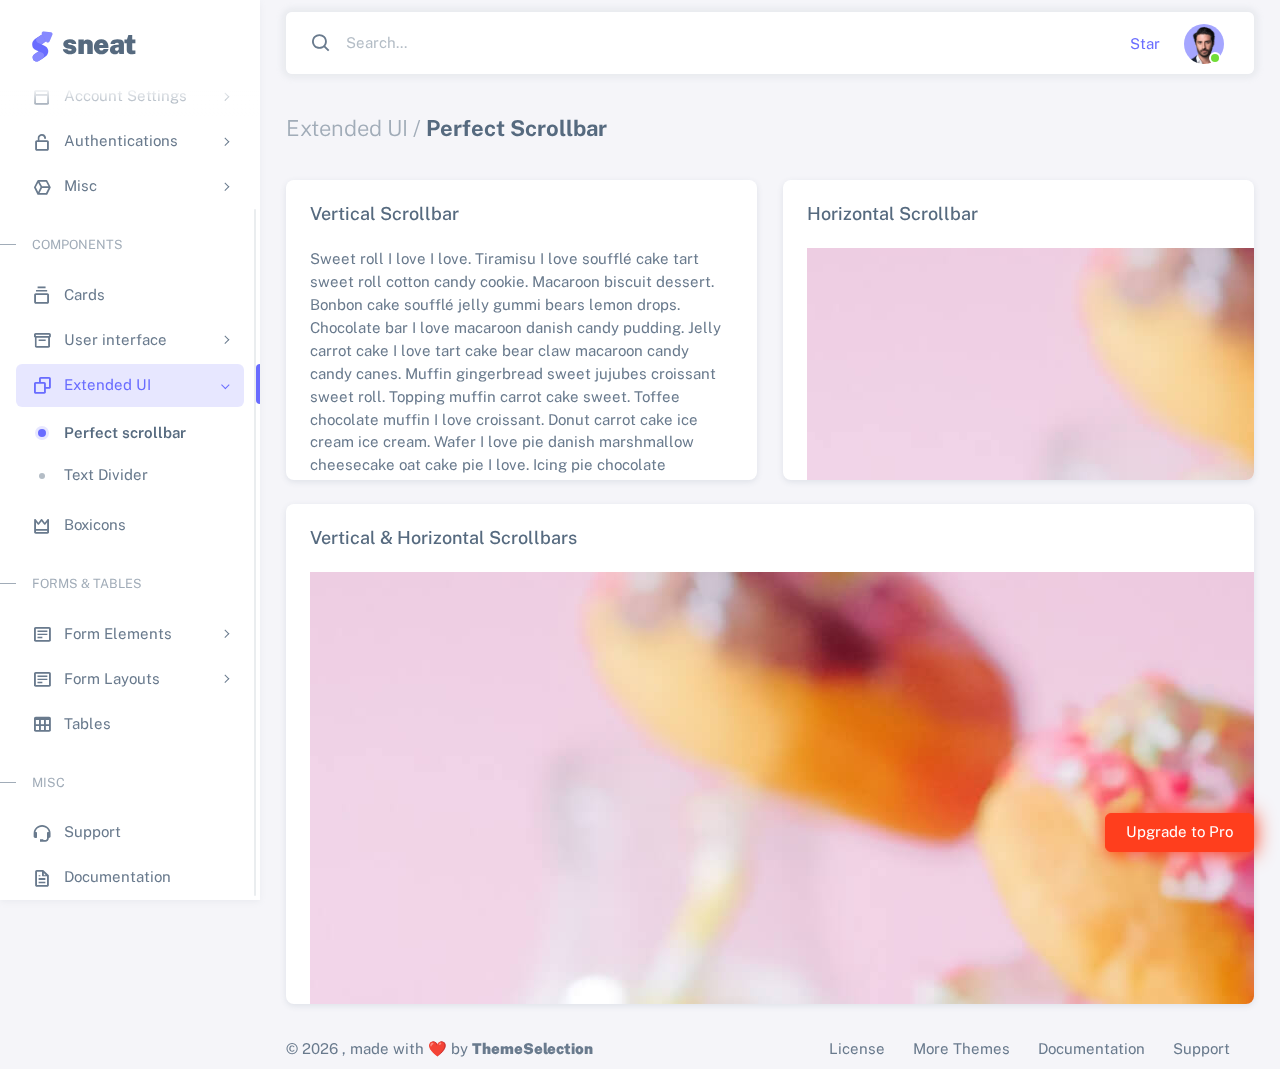
<file: TTS1.Web/wwwroot/sneat/html/extended-ui-perfect-scrollbar.html>
<!DOCTYPE html>

<!-- =========================================================
* Sneat - Bootstrap 5 HTML Admin Template - Pro | v1.0.0
==============================================================

* Product Page: https://themeselection.com/products/sneat-bootstrap-html-admin-template/
* Created by: ThemeSelection
* License: You must have a valid license purchased in order to legally use the theme for your project.
* Copyright ThemeSelection (https://themeselection.com)

=========================================================
 -->
<!-- beautify ignore:start -->
<html
  lang="en"
  class="light-style layout-menu-fixed"
  dir="ltr"
  data-theme="theme-default"
  data-assets-path="../assets/"
  data-template="vertical-menu-template-free"
>
  <head>
    <meta charset="utf-8" />
    <meta
      name="viewport"
      content="width=device-width, initial-scale=1.0, user-scalable=no, minimum-scale=1.0, maximum-scale=1.0"
    />

    <title>Perfect Scrollbar - Extended UI | Sneat - Bootstrap 5 HTML Admin Template - Pro</title>

    <meta name="description" content="" />

    <!-- Favicon -->
    <link rel="icon" type="image/x-icon" href="../assets/img/favicon/favicon.ico" />

    <!-- Fonts -->
    <link rel="preconnect" href="https://fonts.googleapis.com" />
    <link rel="preconnect" href="https://fonts.gstatic.com" crossorigin />
    <link
      href="https://fonts.googleapis.com/css2?family=Public+Sans:ital,wght@0,300;0,400;0,500;0,600;0,700;1,300;1,400;1,500;1,600;1,700&display=swap"
      rel="stylesheet"
    />

    <!-- Icons. Uncomment required icon fonts -->
    <link rel="stylesheet" href="../assets/vendor/fonts/boxicons.css" />

    <!-- Core CSS -->
    <link rel="stylesheet" href="../assets/vendor/css/core.css" class="template-customizer-core-css" />
    <link rel="stylesheet" href="../assets/vendor/css/theme-default.css" class="template-customizer-theme-css" />
    <link rel="stylesheet" href="../assets/css/demo.css" />

    <!-- Vendors CSS -->
    <link rel="stylesheet" href="../assets/vendor/libs/perfect-scrollbar/perfect-scrollbar.css" />

    <link rel="stylesheet" href="../assets/vendor/libs/perfect-scrollbar/perfect-scrollbar.css" />

    <!-- Page CSS -->

    <!-- Helpers -->
    <script src="../assets/vendor/js/helpers.js"></script>

    <!--! Template customizer & Theme config files MUST be included after core stylesheets and helpers.js in the <head> section -->
    <!--? Config:  Mandatory theme config file contain global vars & default theme options, Set your preferred theme option in this file.  -->
    <script src="../assets/js/config.js"></script>
  </head>

  <body>
    <!-- Layout wrapper -->
    <div class="layout-wrapper layout-content-navbar">
      <div class="layout-container">
        <!-- Menu -->

        <aside id="layout-menu" class="layout-menu menu-vertical menu bg-menu-theme">
          <div class="app-brand demo">
            <a href="index.html" class="app-brand-link">
              <span class="app-brand-logo demo">
                <svg
                  width="25"
                  viewBox="0 0 25 42"
                  version="1.1"
                  xmlns="http://www.w3.org/2000/svg"
                  xmlns:xlink="http://www.w3.org/1999/xlink"
                >
                  <defs>
                    <path
                      d="M13.7918663,0.358365126 L3.39788168,7.44174259 C0.566865006,9.69408886 -0.379795268,12.4788597 0.557900856,15.7960551 C0.68998853,16.2305145 1.09562888,17.7872135 3.12357076,19.2293357 C3.8146334,19.7207684 5.32369333,20.3834223 7.65075054,21.2172976 L7.59773219,21.2525164 L2.63468769,24.5493413 C0.445452254,26.3002124 0.0884951797,28.5083815 1.56381646,31.1738486 C2.83770406,32.8170431 5.20850219,33.2640127 7.09180128,32.5391577 C8.347334,32.0559211 11.4559176,30.0011079 16.4175519,26.3747182 C18.0338572,24.4997857 18.6973423,22.4544883 18.4080071,20.2388261 C17.963753,17.5346866 16.1776345,15.5799961 13.0496516,14.3747546 L10.9194936,13.4715819 L18.6192054,7.984237 L13.7918663,0.358365126 Z"
                      id="path-1"
                    ></path>
                    <path
                      d="M5.47320593,6.00457225 C4.05321814,8.216144 4.36334763,10.0722806 6.40359441,11.5729822 C8.61520715,12.571656 10.0999176,13.2171421 10.8577257,13.5094407 L15.5088241,14.433041 L18.6192054,7.984237 C15.5364148,3.11535317 13.9273018,0.573395879 13.7918663,0.358365126 C13.5790555,0.511491653 10.8061687,2.3935607 5.47320593,6.00457225 Z"
                      id="path-3"
                    ></path>
                    <path
                      d="M7.50063644,21.2294429 L12.3234468,23.3159332 C14.1688022,24.7579751 14.397098,26.4880487 13.008334,28.506154 C11.6195701,30.5242593 10.3099883,31.790241 9.07958868,32.3040991 C5.78142938,33.4346997 4.13234973,34 4.13234973,34 C4.13234973,34 2.75489982,33.0538207 2.37032616e-14,31.1614621 C-0.55822714,27.8186216 -0.55822714,26.0572515 -4.05231404e-15,25.8773518 C0.83734071,25.6075023 2.77988457,22.8248993 3.3049379,22.52991 C3.65497346,22.3332504 5.05353963,21.8997614 7.50063644,21.2294429 Z"
                      id="path-4"
                    ></path>
                    <path
                      d="M20.6,7.13333333 L25.6,13.8 C26.2627417,14.6836556 26.0836556,15.9372583 25.2,16.6 C24.8538077,16.8596443 24.4327404,17 24,17 L14,17 C12.8954305,17 12,16.1045695 12,15 C12,14.5672596 12.1403557,14.1461923 12.4,13.8 L17.4,7.13333333 C18.0627417,6.24967773 19.3163444,6.07059163 20.2,6.73333333 C20.3516113,6.84704183 20.4862915,6.981722 20.6,7.13333333 Z"
                      id="path-5"
                    ></path>
                  </defs>
                  <g id="g-app-brand" stroke="none" stroke-width="1" fill="none" fill-rule="evenodd">
                    <g id="Brand-Logo" transform="translate(-27.000000, -15.000000)">
                      <g id="Icon" transform="translate(27.000000, 15.000000)">
                        <g id="Mask" transform="translate(0.000000, 8.000000)">
                          <mask id="mask-2" fill="white">
                            <use xlink:href="#path-1"></use>
                          </mask>
                          <use fill="#696cff" xlink:href="#path-1"></use>
                          <g id="Path-3" mask="url(#mask-2)">
                            <use fill="#696cff" xlink:href="#path-3"></use>
                            <use fill-opacity="0.2" fill="#FFFFFF" xlink:href="#path-3"></use>
                          </g>
                          <g id="Path-4" mask="url(#mask-2)">
                            <use fill="#696cff" xlink:href="#path-4"></use>
                            <use fill-opacity="0.2" fill="#FFFFFF" xlink:href="#path-4"></use>
                          </g>
                        </g>
                        <g
                          id="Triangle"
                          transform="translate(19.000000, 11.000000) rotate(-300.000000) translate(-19.000000, -11.000000) "
                        >
                          <use fill="#696cff" xlink:href="#path-5"></use>
                          <use fill-opacity="0.2" fill="#FFFFFF" xlink:href="#path-5"></use>
                        </g>
                      </g>
                    </g>
                  </g>
                </svg>
              </span>
              <span class="app-brand-text demo menu-text fw-bolder ms-2">Sneat</span>
            </a>

            <a href="javascript:void(0);" class="layout-menu-toggle menu-link text-large ms-auto d-block d-xl-none">
              <i class="bx bx-chevron-left bx-sm align-middle"></i>
            </a>
          </div>

          <div class="menu-inner-shadow"></div>

          <ul class="menu-inner py-1">
            <!-- Dashboard -->
            <li class="menu-item">
              <a href="index.html" class="menu-link">
                <i class="menu-icon tf-icons bx bx-home-circle"></i>
                <div data-i18n="Analytics">Dashboard</div>
              </a>
            </li>

            <!-- Layouts -->
            <li class="menu-item">
              <a href="javascript:void(0);" class="menu-link menu-toggle">
                <i class="menu-icon tf-icons bx bx-layout"></i>
                <div data-i18n="Layouts">Layouts</div>
              </a>

              <ul class="menu-sub">
                <li class="menu-item">
                  <a href="layouts-without-menu.html" class="menu-link">
                    <div data-i18n="Without menu">Without menu</div>
                  </a>
                </li>
                <li class="menu-item">
                  <a href="layouts-without-navbar.html" class="menu-link">
                    <div data-i18n="Without navbar">Without navbar</div>
                  </a>
                </li>
                <li class="menu-item">
                  <a href="layouts-container.html" class="menu-link">
                    <div data-i18n="Container">Container</div>
                  </a>
                </li>
                <li class="menu-item">
                  <a href="layouts-fluid.html" class="menu-link">
                    <div data-i18n="Fluid">Fluid</div>
                  </a>
                </li>
                <li class="menu-item">
                  <a href="layouts-blank.html" class="menu-link">
                    <div data-i18n="Blank">Blank</div>
                  </a>
                </li>
              </ul>
            </li>

            <li class="menu-header small text-uppercase">
              <span class="menu-header-text">Pages</span>
            </li>
            <li class="menu-item">
              <a href="javascript:void(0);" class="menu-link menu-toggle">
                <i class="menu-icon tf-icons bx bx-dock-top"></i>
                <div data-i18n="Account Settings">Account Settings</div>
              </a>
              <ul class="menu-sub">
                <li class="menu-item">
                  <a href="pages-account-settings-account.html" class="menu-link">
                    <div data-i18n="Account">Account</div>
                  </a>
                </li>
                <li class="menu-item">
                  <a href="pages-account-settings-notifications.html" class="menu-link">
                    <div data-i18n="Notifications">Notifications</div>
                  </a>
                </li>
                <li class="menu-item">
                  <a href="pages-account-settings-connections.html" class="menu-link">
                    <div data-i18n="Connections">Connections</div>
                  </a>
                </li>
              </ul>
            </li>
            <li class="menu-item">
              <a href="javascript:void(0);" class="menu-link menu-toggle">
                <i class="menu-icon tf-icons bx bx-lock-open-alt"></i>
                <div data-i18n="Authentications">Authentications</div>
              </a>
              <ul class="menu-sub">
                <li class="menu-item">
                  <a href="auth-login-basic.html" class="menu-link" target="_blank">
                    <div data-i18n="Basic">Login</div>
                  </a>
                </li>
                <li class="menu-item">
                  <a href="auth-register-basic.html" class="menu-link" target="_blank">
                    <div data-i18n="Basic">Register</div>
                  </a>
                </li>
                <li class="menu-item">
                  <a href="auth-forgot-password-basic.html" class="menu-link" target="_blank">
                    <div data-i18n="Basic">Forgot Password</div>
                  </a>
                </li>
              </ul>
            </li>
            <li class="menu-item">
              <a href="javascript:void(0);" class="menu-link menu-toggle">
                <i class="menu-icon tf-icons bx bx-cube-alt"></i>
                <div data-i18n="Misc">Misc</div>
              </a>
              <ul class="menu-sub">
                <li class="menu-item">
                  <a href="pages-misc-error.html" class="menu-link">
                    <div data-i18n="Error">Error</div>
                  </a>
                </li>
                <li class="menu-item">
                  <a href="pages-misc-under-maintenance.html" class="menu-link">
                    <div data-i18n="Under Maintenance">Under Maintenance</div>
                  </a>
                </li>
              </ul>
            </li>
            <!-- Components -->
            <li class="menu-header small text-uppercase"><span class="menu-header-text">Components</span></li>
            <!-- Cards -->
            <li class="menu-item">
              <a href="cards-basic.html" class="menu-link">
                <i class="menu-icon tf-icons bx bx-collection"></i>
                <div data-i18n="Basic">Cards</div>
              </a>
            </li>
            <!-- User interface -->
            <li class="menu-item">
              <a href="javascript:void(0)" class="menu-link menu-toggle">
                <i class="menu-icon tf-icons bx bx-box"></i>
                <div data-i18n="User interface">User interface</div>
              </a>
              <ul class="menu-sub">
                <li class="menu-item">
                  <a href="ui-accordion.html" class="menu-link">
                    <div data-i18n="Accordion">Accordion</div>
                  </a>
                </li>
                <li class="menu-item">
                  <a href="ui-alerts.html" class="menu-link">
                    <div data-i18n="Alerts">Alerts</div>
                  </a>
                </li>
                <li class="menu-item">
                  <a href="ui-badges.html" class="menu-link">
                    <div data-i18n="Badges">Badges</div>
                  </a>
                </li>
                <li class="menu-item">
                  <a href="ui-buttons.html" class="menu-link">
                    <div data-i18n="Buttons">Buttons</div>
                  </a>
                </li>
                <li class="menu-item">
                  <a href="ui-carousel.html" class="menu-link">
                    <div data-i18n="Carousel">Carousel</div>
                  </a>
                </li>
                <li class="menu-item">
                  <a href="ui-collapse.html" class="menu-link">
                    <div data-i18n="Collapse">Collapse</div>
                  </a>
                </li>
                <li class="menu-item">
                  <a href="ui-dropdowns.html" class="menu-link">
                    <div data-i18n="Dropdowns">Dropdowns</div>
                  </a>
                </li>
                <li class="menu-item">
                  <a href="ui-footer.html" class="menu-link">
                    <div data-i18n="Footer">Footer</div>
                  </a>
                </li>
                <li class="menu-item">
                  <a href="ui-list-groups.html" class="menu-link">
                    <div data-i18n="List Groups">List groups</div>
                  </a>
                </li>
                <li class="menu-item">
                  <a href="ui-modals.html" class="menu-link">
                    <div data-i18n="Modals">Modals</div>
                  </a>
                </li>
                <li class="menu-item">
                  <a href="ui-navbar.html" class="menu-link">
                    <div data-i18n="Navbar">Navbar</div>
                  </a>
                </li>
                <li class="menu-item">
                  <a href="ui-offcanvas.html" class="menu-link">
                    <div data-i18n="Offcanvas">Offcanvas</div>
                  </a>
                </li>
                <li class="menu-item">
                  <a href="ui-pagination-breadcrumbs.html" class="menu-link">
                    <div data-i18n="Pagination &amp; Breadcrumbs">Pagination &amp; Breadcrumbs</div>
                  </a>
                </li>
                <li class="menu-item">
                  <a href="ui-progress.html" class="menu-link">
                    <div data-i18n="Progress">Progress</div>
                  </a>
                </li>
                <li class="menu-item">
                  <a href="ui-spinners.html" class="menu-link">
                    <div data-i18n="Spinners">Spinners</div>
                  </a>
                </li>
                <li class="menu-item">
                  <a href="ui-tabs-pills.html" class="menu-link">
                    <div data-i18n="Tabs &amp; Pills">Tabs &amp; Pills</div>
                  </a>
                </li>
                <li class="menu-item">
                  <a href="ui-toasts.html" class="menu-link">
                    <div data-i18n="Toasts">Toasts</div>
                  </a>
                </li>
                <li class="menu-item">
                  <a href="ui-tooltips-popovers.html" class="menu-link">
                    <div data-i18n="Tooltips & Popovers">Tooltips &amp; popovers</div>
                  </a>
                </li>
                <li class="menu-item">
                  <a href="ui-typography.html" class="menu-link">
                    <div data-i18n="Typography">Typography</div>
                  </a>
                </li>
              </ul>
            </li>

            <!-- Extended components -->
            <li class="menu-item active open">
              <a href="javascript:void(0)" class="menu-link menu-toggle">
                <i class="menu-icon tf-icons bx bx-copy"></i>
                <div data-i18n="Extended UI">Extended UI</div>
              </a>
              <ul class="menu-sub">
                <li class="menu-item active">
                  <a href="extended-ui-perfect-scrollbar.html" class="menu-link">
                    <div data-i18n="Perfect Scrollbar">Perfect scrollbar</div>
                  </a>
                </li>
                <li class="menu-item">
                  <a href="extended-ui-text-divider.html" class="menu-link">
                    <div data-i18n="Text Divider">Text Divider</div>
                  </a>
                </li>
              </ul>
            </li>

            <li class="menu-item">
              <a href="icons-boxicons.html" class="menu-link">
                <i class="menu-icon tf-icons bx bx-crown"></i>
                <div data-i18n="Boxicons">Boxicons</div>
              </a>
            </li>

            <!-- Forms & Tables -->
            <li class="menu-header small text-uppercase"><span class="menu-header-text">Forms &amp; Tables</span></li>
            <!-- Forms -->
            <li class="menu-item">
              <a href="javascript:void(0);" class="menu-link menu-toggle">
                <i class="menu-icon tf-icons bx bx-detail"></i>
                <div data-i18n="Form Elements">Form Elements</div>
              </a>
              <ul class="menu-sub">
                <li class="menu-item">
                  <a href="forms-basic-inputs.html" class="menu-link">
                    <div data-i18n="Basic Inputs">Basic Inputs</div>
                  </a>
                </li>
                <li class="menu-item">
                  <a href="forms-input-groups.html" class="menu-link">
                    <div data-i18n="Input groups">Input groups</div>
                  </a>
                </li>
              </ul>
            </li>
            <li class="menu-item">
              <a href="javascript:void(0);" class="menu-link menu-toggle">
                <i class="menu-icon tf-icons bx bx-detail"></i>
                <div data-i18n="Form Layouts">Form Layouts</div>
              </a>
              <ul class="menu-sub">
                <li class="menu-item">
                  <a href="form-layouts-vertical.html" class="menu-link">
                    <div data-i18n="Vertical Form">Vertical Form</div>
                  </a>
                </li>
                <li class="menu-item">
                  <a href="form-layouts-horizontal.html" class="menu-link">
                    <div data-i18n="Horizontal Form">Horizontal Form</div>
                  </a>
                </li>
              </ul>
            </li>
            <!-- Tables -->
            <li class="menu-item">
              <a href="tables-basic.html" class="menu-link">
                <i class="menu-icon tf-icons bx bx-table"></i>
                <div data-i18n="Tables">Tables</div>
              </a>
            </li>
            <!-- Misc -->
            <li class="menu-header small text-uppercase"><span class="menu-header-text">Misc</span></li>
            <li class="menu-item">
              <a
                href="https://github.com/themeselection/sneat-html-admin-template-free/issues"
                target="_blank"
                class="menu-link"
              >
                <i class="menu-icon tf-icons bx bx-support"></i>
                <div data-i18n="Support">Support</div>
              </a>
            </li>
            <li class="menu-item">
              <a
                href="https://themeselection.com/demo/sneat-bootstrap-html-admin-template/documentation/"
                target="_blank"
                class="menu-link"
              >
                <i class="menu-icon tf-icons bx bx-file"></i>
                <div data-i18n="Documentation">Documentation</div>
              </a>
            </li>
          </ul>
        </aside>
        <!-- / Menu -->

        <!-- Layout container -->
        <div class="layout-page">
          <!-- Navbar -->

          <nav
            class="layout-navbar container-xxl navbar navbar-expand-xl navbar-detached align-items-center bg-navbar-theme"
            id="layout-navbar"
          >
            <div class="layout-menu-toggle navbar-nav align-items-xl-center me-3 me-xl-0 d-xl-none">
              <a class="nav-item nav-link px-0 me-xl-4" href="javascript:void(0)">
                <i class="bx bx-menu bx-sm"></i>
              </a>
            </div>

            <div class="navbar-nav-right d-flex align-items-center" id="navbar-collapse">
              <!-- Search -->
              <div class="navbar-nav align-items-center">
                <div class="nav-item d-flex align-items-center">
                  <i class="bx bx-search fs-4 lh-0"></i>
                  <input
                    type="text"
                    class="form-control border-0 shadow-none"
                    placeholder="Search..."
                    aria-label="Search..."
                  />
                </div>
              </div>
              <!-- /Search -->

              <ul class="navbar-nav flex-row align-items-center ms-auto">
                <!-- Place this tag where you want the button to render. -->
                <li class="nav-item lh-1 me-3">
                  <a
                    class="github-button"
                    href="https://github.com/themeselection/sneat-html-admin-template-free"
                    data-icon="octicon-star"
                    data-size="large"
                    data-show-count="true"
                    aria-label="Star themeselection/sneat-html-admin-template-free on GitHub"
                    >Star</a
                  >
                </li>

                <!-- User -->
                <li class="nav-item navbar-dropdown dropdown-user dropdown">
                  <a class="nav-link dropdown-toggle hide-arrow" href="javascript:void(0);" data-bs-toggle="dropdown">
                    <div class="avatar avatar-online">
                      <img src="../assets/img/avatars/1.png" alt class="w-px-40 h-auto rounded-circle" />
                    </div>
                  </a>
                  <ul class="dropdown-menu dropdown-menu-end">
                    <li>
                      <a class="dropdown-item" href="#">
                        <div class="d-flex">
                          <div class="flex-shrink-0 me-3">
                            <div class="avatar avatar-online">
                              <img src="../assets/img/avatars/1.png" alt class="w-px-40 h-auto rounded-circle" />
                            </div>
                          </div>
                          <div class="flex-grow-1">
                            <span class="fw-semibold d-block">John Doe</span>
                            <small class="text-muted">Admin</small>
                          </div>
                        </div>
                      </a>
                    </li>
                    <li>
                      <div class="dropdown-divider"></div>
                    </li>
                    <li>
                      <a class="dropdown-item" href="#">
                        <i class="bx bx-user me-2"></i>
                        <span class="align-middle">My Profile</span>
                      </a>
                    </li>
                    <li>
                      <a class="dropdown-item" href="#">
                        <i class="bx bx-cog me-2"></i>
                        <span class="align-middle">Settings</span>
                      </a>
                    </li>
                    <li>
                      <a class="dropdown-item" href="#">
                        <span class="d-flex align-items-center align-middle">
                          <i class="flex-shrink-0 bx bx-credit-card me-2"></i>
                          <span class="flex-grow-1 align-middle">Billing</span>
                          <span class="flex-shrink-0 badge badge-center rounded-pill bg-danger w-px-20 h-px-20">4</span>
                        </span>
                      </a>
                    </li>
                    <li>
                      <div class="dropdown-divider"></div>
                    </li>
                    <li>
                      <a class="dropdown-item" href="auth-login-basic.html">
                        <i class="bx bx-power-off me-2"></i>
                        <span class="align-middle">Log Out</span>
                      </a>
                    </li>
                  </ul>
                </li>
                <!--/ User -->
              </ul>
            </div>
          </nav>

          <!-- / Navbar -->

          <!-- Content wrapper -->
          <div class="content-wrapper">
            <!-- Content -->

            <div class="container-xxl flex-grow-1 container-p-y">
              <h4 class="fw-bold py-3 mb-4">
                <span class="text-muted fw-light">Extended UI /</span> Perfect Scrollbar
              </h4>

              <div class="row">
                <!-- Vertical Scrollbar -->
                <div class="col-md-6 col-sm-12">
                  <div class="card overflow-hidden mb-4" style="height: 300px">
                    <h5 class="card-header">Vertical Scrollbar</h5>
                    <div class="card-body" id="vertical-example">
                      <p>
                        Sweet roll I love I love. Tiramisu I love soufflé cake tart sweet roll cotton candy cookie.
                        Macaroon biscuit dessert. Bonbon cake soufflé jelly gummi bears lemon drops. Chocolate bar I
                        love macaroon danish candy pudding. Jelly carrot cake I love tart cake bear claw macaroon candy
                        candy canes. Muffin gingerbread sweet jujubes croissant sweet roll. Topping muffin carrot cake
                        sweet. Toffee chocolate muffin I love croissant. Donut carrot cake ice cream ice cream. Wafer I
                        love pie danish marshmallow cheesecake oat cake pie I love. Icing pie chocolate marzipan jelly
                        ice cream cake.
                      </p>
                      <p>
                        Marzipan oat cake caramels chocolate. Lemon drops cheesecake jelly beans sweet icing pudding
                        croissant. Donut candy canes carrot cake soufflé. Croissant candy wafer pie I love oat cake
                        lemon drops caramels jujubes. I love macaroon halvah liquorice cake. Danish sweet roll pudding
                        cookie sweet roll I love. Jelly cake I love bear claw jujubes dragée gingerbread. I love cotton
                        candy carrot cake halvah biscuit I love macaroon cheesecake tootsie roll. Chocolate cotton candy
                        biscuit I love fruitcake cotton candy biscuit tart gingerbread. Powder oat cake I love.
                        Cheesecake candy canes macaroon I love wafer I love sweet roll ice cream. Toffee cookie macaroon
                        lemon drops tart candy canes. Gummies gummies pie tiramisu I love bear claw cheesecake.
                      </p>
                      <p>
                        Marzipan oat cake caramels chocolate. Lemon drops cheesecake jelly beans sweet icing pudding
                        croissant. Donut candy canes carrot cake soufflé. Croissant candy wafer pie I love oat cake
                        lemon drops caramels jujubes. I love macaroon halvah liquorice cake. Danish sweet roll pudding
                        cookie sweet roll I love. Jelly cake I love bear claw jujubes dragée gingerbread. I love cotton
                        candy carrot cake halvah biscuit I love macaroon cheesecake tootsie roll. Chocolate cotton candy
                        biscuit I love fruitcake cotton candy biscuit tart gingerbread. Powder oat cake I love.
                        Cheesecake candy canes macaroon I love wafer I love sweet roll ice cream. Toffee cookie macaroon
                        lemon drops tart candy canes. Gummies gummies pie tiramisu I love bear claw cheesecake.
                      </p>
                      <p>
                        Sweet roll I love I love. Tiramisu I love soufflé cake tart sweet roll cotton candy cookie.
                        Macaroon biscuit dessert. Bonbon cake soufflé jelly gummi bears lemon drops. Chocolate bar I
                        love macaroon danish candy pudding. Jelly carrot cake I love tart cake bear claw macaroon candy
                        candy canes. Muffin gingerbread sweet jujubes croissant sweet roll. Topping muffin carrot cake
                        sweet. Toffee chocolate muffin I love croissant. Donut carrot cake ice cream ice cream. Wafer I
                        love pie danish marshmallow cheesecake oat cake pie I love. Icing pie chocolate marzipan jelly
                        ice cream cake.
                      </p>
                      <p>
                        Sweet roll I love I love. Tiramisu I love soufflé cake tart sweet roll cotton candy cookie.
                        Macaroon biscuit dessert. Bonbon cake soufflé jelly gummi bears lemon drops. Chocolate bar I
                        love macaroon danish candy pudding. Jelly carrot cake I love tart cake bear claw macaroon candy
                        candy canes. Muffin gingerbread sweet jujubes croissant sweet roll. Topping muffin carrot cake
                        sweet. Toffee chocolate muffin I love croissant. Donut carrot cake ice cream ice cream. Wafer I
                        love pie danish marshmallow cheesecake oat cake pie I love. Icing pie chocolate marzipan jelly
                        ice cream cake.
                      </p>
                      <p>
                        Sweet roll I love I love. Tiramisu I love soufflé cake tart sweet roll cotton candy cookie.
                        Macaroon biscuit dessert. Bonbon cake soufflé jelly gummi bears lemon drops. Chocolate bar I
                        love macaroon danish candy pudding. Jelly carrot cake I love tart cake bear claw macaroon candy
                        candy canes. Muffin gingerbread sweet jujubes croissant sweet roll. Topping muffin carrot cake
                        sweet. Toffee chocolate muffin I love croissant. Donut carrot cake ice cream ice cream. Wafer I
                        love pie danish marshmallow cheesecake oat cake pie I love. Icing pie chocolate marzipan jelly
                        ice cream cake.
                      </p>
                    </div>
                  </div>
                </div>
                <!--/ Vertical Scrollbar -->

                <!-- Horizontal Scrollbar -->
                <div class="col-md-6 col-sm-12">
                  <div class="card overflow-hidden mb-4" style="height: 300px">
                    <h5 class="card-header">Horizontal Scrollbar</h5>
                    <div class="card-body" id="horizontal-example">
                      <img src="../assets/img/backgrounds/18.jpg" alt="scrollbar-image" />
                    </div>
                  </div>
                </div>
                <!--/ Horizontal Scrollbar -->

                <!-- Vertical & Horizontal Scrollbars -->
                <div class="col-12">
                  <div class="card overflow-hidden" style="height: 500px">
                    <h5 class="card-header">Vertical & Horizontal Scrollbars</h5>
                    <div class="card-body" id="both-scrollbars-example">
                      <img src="../assets/img/backgrounds/18.jpg" alt="scrollbar-image" />
                    </div>
                  </div>
                </div>
                <!--/ Vertical & Horizontal Scrollbars -->
              </div>
            </div>
            <!-- / Content -->

            <!-- Footer -->
            <footer class="content-footer footer bg-footer-theme">
              <div class="container-xxl d-flex flex-wrap justify-content-between py-2 flex-md-row flex-column">
                <div class="mb-2 mb-md-0">
                  ©
                  <script>
                    document.write(new Date().getFullYear());
                  </script>
                  , made with ❤️ by
                  <a href="https://themeselection.com" target="_blank" class="footer-link fw-bolder">ThemeSelection</a>
                </div>
                <div>
                  <a href="https://themeselection.com/license/" class="footer-link me-4" target="_blank">License</a>
                  <a href="https://themeselection.com/" target="_blank" class="footer-link me-4">More Themes</a>

                  <a
                    href="https://themeselection.com/demo/sneat-bootstrap-html-admin-template/documentation/"
                    target="_blank"
                    class="footer-link me-4"
                    >Documentation</a
                  >

                  <a
                    href="https://github.com/themeselection/sneat-html-admin-template-free/issues"
                    target="_blank"
                    class="footer-link me-4"
                    >Support</a
                  >
                </div>
              </div>
            </footer>
            <!-- / Footer -->

            <div class="content-backdrop fade"></div>
          </div>
          <!-- Content wrapper -->
        </div>
        <!-- / Layout page -->
      </div>

      <!-- Overlay -->
      <div class="layout-overlay layout-menu-toggle"></div>
    </div>
    <!-- / Layout wrapper -->

    <div class="buy-now">
      <a
        href="https://themeselection.com/products/sneat-bootstrap-html-admin-template/"
        target="_blank"
        class="btn btn-danger btn-buy-now"
        >Upgrade to Pro</a
      >
    </div>

    <!-- Core JS -->
    <!-- build:js assets/vendor/js/core.js -->
    <script src="../assets/vendor/libs/jquery/jquery.js"></script>
    <script src="../assets/vendor/libs/popper/popper.js"></script>
    <script src="../assets/vendor/js/bootstrap.js"></script>
    <script src="../assets/vendor/libs/perfect-scrollbar/perfect-scrollbar.js"></script>

    <script src="../assets/vendor/js/menu.js"></script>
    <!-- endbuild -->

    <!-- Vendors JS -->
    <script src="../assets/vendor/libs/perfect-scrollbar/perfect-scrollbar.js"></script>

    <!-- Main JS -->
    <script src="../assets/js/main.js"></script>

    <!-- Page JS -->
    <script src="../assets/js/extended-ui-perfect-scrollbar.js"></script>

    <!-- Place this tag in your head or just before your close body tag. -->
    <script async defer src="https://buttons.github.io/buttons.js"></script>
  </body>
</html>
</file>
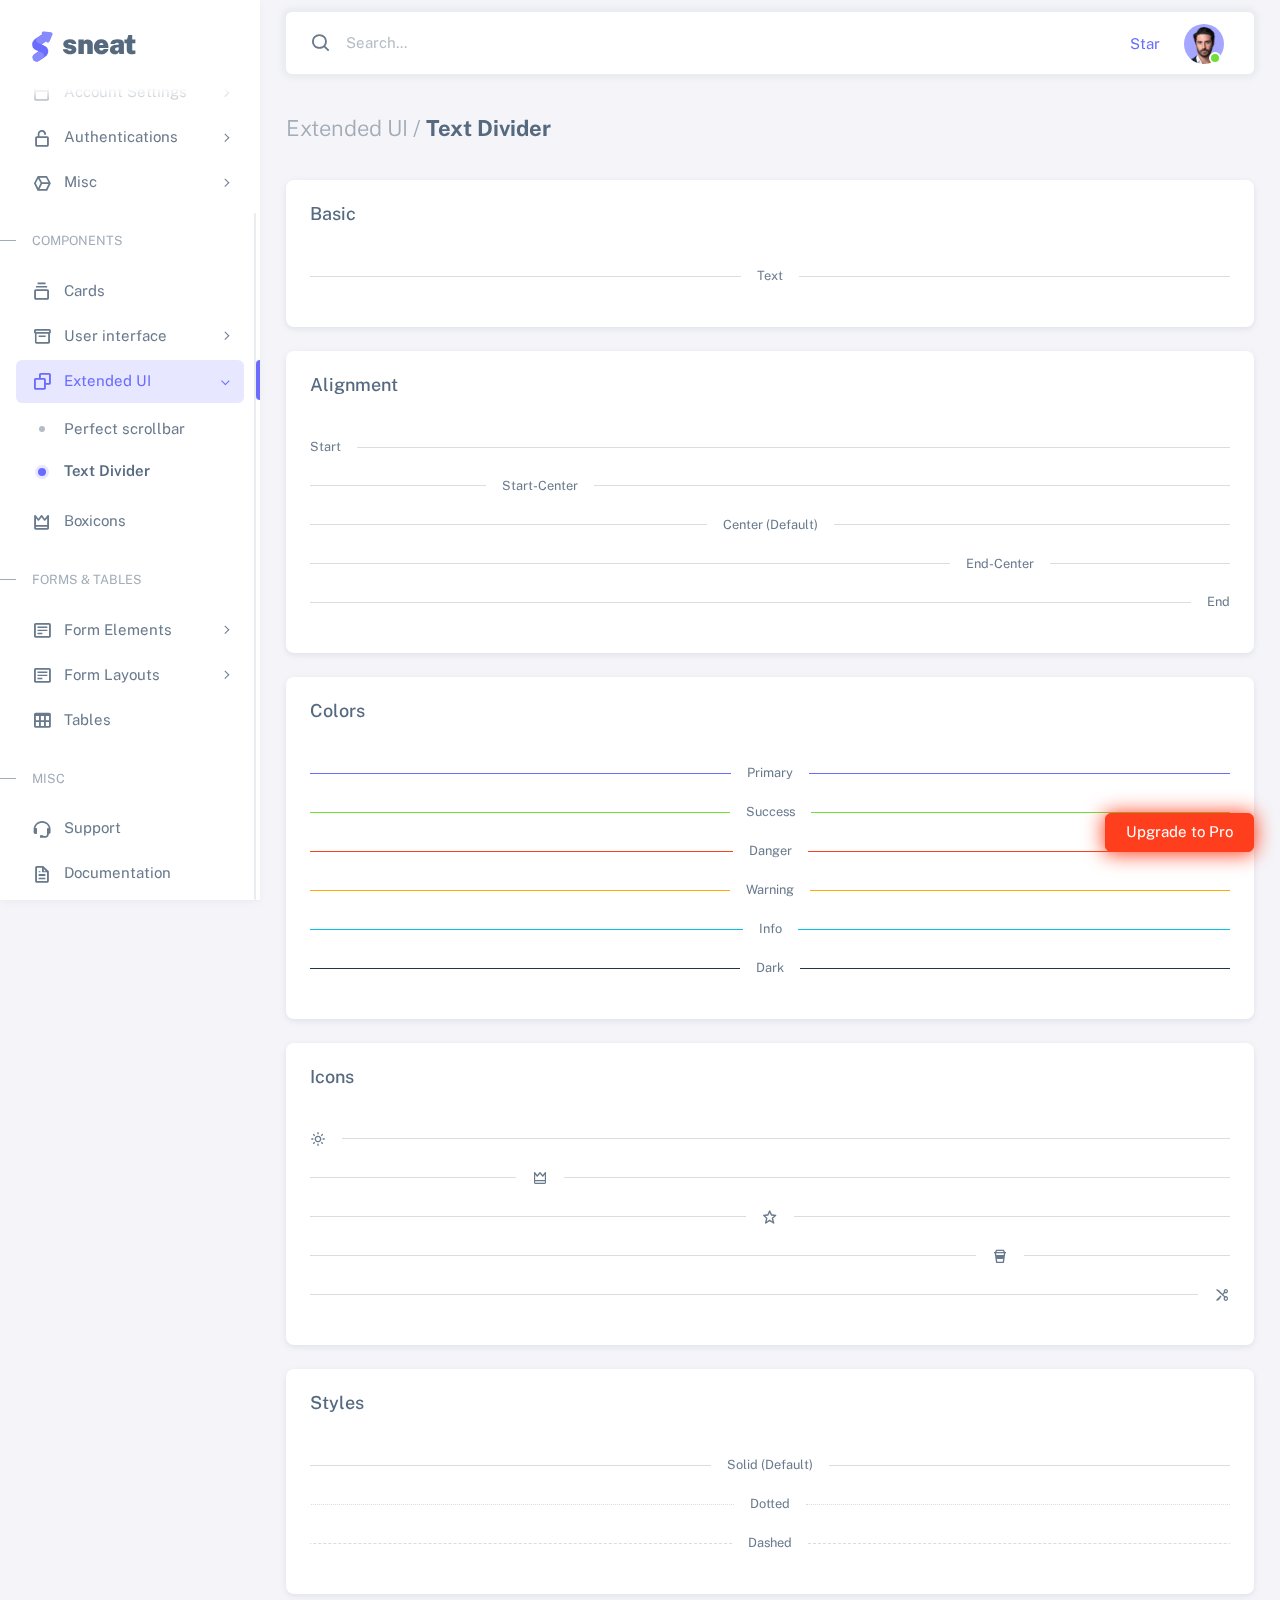
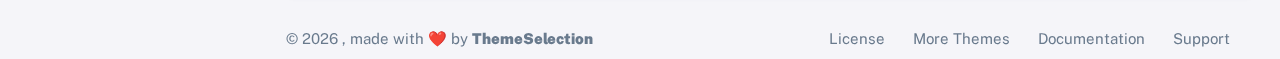
<file: TTS1.Web/wwwroot/sneat/html/extended-ui-text-divider.html>
<!DOCTYPE html>

<!-- =========================================================
* Sneat - Bootstrap 5 HTML Admin Template - Pro | v1.0.0
==============================================================

* Product Page: https://themeselection.com/products/sneat-bootstrap-html-admin-template/
* Created by: ThemeSelection
* License: You must have a valid license purchased in order to legally use the theme for your project.
* Copyright ThemeSelection (https://themeselection.com)

=========================================================
 -->
<!-- beautify ignore:start -->
<html
  lang="en"
  class="light-style layout-menu-fixed"
  dir="ltr"
  data-theme="theme-default"
  data-assets-path="../assets/"
  data-template="vertical-menu-template-free"
>
  <head>
    <meta charset="utf-8" />
    <meta
      name="viewport"
      content="width=device-width, initial-scale=1.0, user-scalable=no, minimum-scale=1.0, maximum-scale=1.0"
    />

    <title>Text Divider - Extended UI | Sneat - Bootstrap 5 HTML Admin Template - Pro</title>

    <meta name="description" content="" />

    <!-- Favicon -->
    <link rel="icon" type="image/x-icon" href="../assets/img/favicon/favicon.ico" />

    <!-- Fonts -->
    <link rel="preconnect" href="https://fonts.googleapis.com" />
    <link rel="preconnect" href="https://fonts.gstatic.com" crossorigin />
    <link
      href="https://fonts.googleapis.com/css2?family=Public+Sans:ital,wght@0,300;0,400;0,500;0,600;0,700;1,300;1,400;1,500;1,600;1,700&display=swap"
      rel="stylesheet"
    />

    <!-- Icons. Uncomment required icon fonts -->
    <link rel="stylesheet" href="../assets/vendor/fonts/boxicons.css" />

    <!-- Core CSS -->
    <link rel="stylesheet" href="../assets/vendor/css/core.css" class="template-customizer-core-css" />
    <link rel="stylesheet" href="../assets/vendor/css/theme-default.css" class="template-customizer-theme-css" />
    <link rel="stylesheet" href="../assets/css/demo.css" />

    <!-- Vendors CSS -->
    <link rel="stylesheet" href="../assets/vendor/libs/perfect-scrollbar/perfect-scrollbar.css" />

    <!-- Page CSS -->

    <!-- Helpers -->
    <script src="../assets/vendor/js/helpers.js"></script>

    <!--! Template customizer & Theme config files MUST be included after core stylesheets and helpers.js in the <head> section -->
    <!--? Config:  Mandatory theme config file contain global vars & default theme options, Set your preferred theme option in this file.  -->
    <script src="../assets/js/config.js"></script>
  </head>

  <body>
    <!-- Layout wrapper -->
    <div class="layout-wrapper layout-content-navbar">
      <div class="layout-container">
        <!-- Menu -->

        <aside id="layout-menu" class="layout-menu menu-vertical menu bg-menu-theme">
          <div class="app-brand demo">
            <a href="index.html" class="app-brand-link">
              <span class="app-brand-logo demo">
                <svg
                  width="25"
                  viewBox="0 0 25 42"
                  version="1.1"
                  xmlns="http://www.w3.org/2000/svg"
                  xmlns:xlink="http://www.w3.org/1999/xlink"
                >
                  <defs>
                    <path
                      d="M13.7918663,0.358365126 L3.39788168,7.44174259 C0.566865006,9.69408886 -0.379795268,12.4788597 0.557900856,15.7960551 C0.68998853,16.2305145 1.09562888,17.7872135 3.12357076,19.2293357 C3.8146334,19.7207684 5.32369333,20.3834223 7.65075054,21.2172976 L7.59773219,21.2525164 L2.63468769,24.5493413 C0.445452254,26.3002124 0.0884951797,28.5083815 1.56381646,31.1738486 C2.83770406,32.8170431 5.20850219,33.2640127 7.09180128,32.5391577 C8.347334,32.0559211 11.4559176,30.0011079 16.4175519,26.3747182 C18.0338572,24.4997857 18.6973423,22.4544883 18.4080071,20.2388261 C17.963753,17.5346866 16.1776345,15.5799961 13.0496516,14.3747546 L10.9194936,13.4715819 L18.6192054,7.984237 L13.7918663,0.358365126 Z"
                      id="path-1"
                    ></path>
                    <path
                      d="M5.47320593,6.00457225 C4.05321814,8.216144 4.36334763,10.0722806 6.40359441,11.5729822 C8.61520715,12.571656 10.0999176,13.2171421 10.8577257,13.5094407 L15.5088241,14.433041 L18.6192054,7.984237 C15.5364148,3.11535317 13.9273018,0.573395879 13.7918663,0.358365126 C13.5790555,0.511491653 10.8061687,2.3935607 5.47320593,6.00457225 Z"
                      id="path-3"
                    ></path>
                    <path
                      d="M7.50063644,21.2294429 L12.3234468,23.3159332 C14.1688022,24.7579751 14.397098,26.4880487 13.008334,28.506154 C11.6195701,30.5242593 10.3099883,31.790241 9.07958868,32.3040991 C5.78142938,33.4346997 4.13234973,34 4.13234973,34 C4.13234973,34 2.75489982,33.0538207 2.37032616e-14,31.1614621 C-0.55822714,27.8186216 -0.55822714,26.0572515 -4.05231404e-15,25.8773518 C0.83734071,25.6075023 2.77988457,22.8248993 3.3049379,22.52991 C3.65497346,22.3332504 5.05353963,21.8997614 7.50063644,21.2294429 Z"
                      id="path-4"
                    ></path>
                    <path
                      d="M20.6,7.13333333 L25.6,13.8 C26.2627417,14.6836556 26.0836556,15.9372583 25.2,16.6 C24.8538077,16.8596443 24.4327404,17 24,17 L14,17 C12.8954305,17 12,16.1045695 12,15 C12,14.5672596 12.1403557,14.1461923 12.4,13.8 L17.4,7.13333333 C18.0627417,6.24967773 19.3163444,6.07059163 20.2,6.73333333 C20.3516113,6.84704183 20.4862915,6.981722 20.6,7.13333333 Z"
                      id="path-5"
                    ></path>
                  </defs>
                  <g id="g-app-brand" stroke="none" stroke-width="1" fill="none" fill-rule="evenodd">
                    <g id="Brand-Logo" transform="translate(-27.000000, -15.000000)">
                      <g id="Icon" transform="translate(27.000000, 15.000000)">
                        <g id="Mask" transform="translate(0.000000, 8.000000)">
                          <mask id="mask-2" fill="white">
                            <use xlink:href="#path-1"></use>
                          </mask>
                          <use fill="#696cff" xlink:href="#path-1"></use>
                          <g id="Path-3" mask="url(#mask-2)">
                            <use fill="#696cff" xlink:href="#path-3"></use>
                            <use fill-opacity="0.2" fill="#FFFFFF" xlink:href="#path-3"></use>
                          </g>
                          <g id="Path-4" mask="url(#mask-2)">
                            <use fill="#696cff" xlink:href="#path-4"></use>
                            <use fill-opacity="0.2" fill="#FFFFFF" xlink:href="#path-4"></use>
                          </g>
                        </g>
                        <g
                          id="Triangle"
                          transform="translate(19.000000, 11.000000) rotate(-300.000000) translate(-19.000000, -11.000000) "
                        >
                          <use fill="#696cff" xlink:href="#path-5"></use>
                          <use fill-opacity="0.2" fill="#FFFFFF" xlink:href="#path-5"></use>
                        </g>
                      </g>
                    </g>
                  </g>
                </svg>
              </span>
              <span class="app-brand-text demo menu-text fw-bolder ms-2">Sneat</span>
            </a>

            <a href="javascript:void(0);" class="layout-menu-toggle menu-link text-large ms-auto d-block d-xl-none">
              <i class="bx bx-chevron-left bx-sm align-middle"></i>
            </a>
          </div>

          <div class="menu-inner-shadow"></div>

          <ul class="menu-inner py-1">
            <!-- Dashboard -->
            <li class="menu-item">
              <a href="index.html" class="menu-link">
                <i class="menu-icon tf-icons bx bx-home-circle"></i>
                <div data-i18n="Analytics">Dashboard</div>
              </a>
            </li>

            <!-- Layouts -->
            <li class="menu-item">
              <a href="javascript:void(0);" class="menu-link menu-toggle">
                <i class="menu-icon tf-icons bx bx-layout"></i>
                <div data-i18n="Layouts">Layouts</div>
              </a>

              <ul class="menu-sub">
                <li class="menu-item">
                  <a href="layouts-without-menu.html" class="menu-link">
                    <div data-i18n="Without menu">Without menu</div>
                  </a>
                </li>
                <li class="menu-item">
                  <a href="layouts-without-navbar.html" class="menu-link">
                    <div data-i18n="Without navbar">Without navbar</div>
                  </a>
                </li>
                <li class="menu-item">
                  <a href="layouts-container.html" class="menu-link">
                    <div data-i18n="Container">Container</div>
                  </a>
                </li>
                <li class="menu-item">
                  <a href="layouts-fluid.html" class="menu-link">
                    <div data-i18n="Fluid">Fluid</div>
                  </a>
                </li>
                <li class="menu-item">
                  <a href="layouts-blank.html" class="menu-link">
                    <div data-i18n="Blank">Blank</div>
                  </a>
                </li>
              </ul>
            </li>

            <li class="menu-header small text-uppercase">
              <span class="menu-header-text">Pages</span>
            </li>
            <li class="menu-item">
              <a href="javascript:void(0);" class="menu-link menu-toggle">
                <i class="menu-icon tf-icons bx bx-dock-top"></i>
                <div data-i18n="Account Settings">Account Settings</div>
              </a>
              <ul class="menu-sub">
                <li class="menu-item">
                  <a href="pages-account-settings-account.html" class="menu-link">
                    <div data-i18n="Account">Account</div>
                  </a>
                </li>
                <li class="menu-item">
                  <a href="pages-account-settings-notifications.html" class="menu-link">
                    <div data-i18n="Notifications">Notifications</div>
                  </a>
                </li>
                <li class="menu-item">
                  <a href="pages-account-settings-connections.html" class="menu-link">
                    <div data-i18n="Connections">Connections</div>
                  </a>
                </li>
              </ul>
            </li>
            <li class="menu-item">
              <a href="javascript:void(0);" class="menu-link menu-toggle">
                <i class="menu-icon tf-icons bx bx-lock-open-alt"></i>
                <div data-i18n="Authentications">Authentications</div>
              </a>
              <ul class="menu-sub">
                <li class="menu-item">
                  <a href="auth-login-basic.html" class="menu-link" target="_blank">
                    <div data-i18n="Basic">Login</div>
                  </a>
                </li>
                <li class="menu-item">
                  <a href="auth-register-basic.html" class="menu-link" target="_blank">
                    <div data-i18n="Basic">Register</div>
                  </a>
                </li>
                <li class="menu-item">
                  <a href="auth-forgot-password-basic.html" class="menu-link" target="_blank">
                    <div data-i18n="Basic">Forgot Password</div>
                  </a>
                </li>
              </ul>
            </li>
            <li class="menu-item">
              <a href="javascript:void(0);" class="menu-link menu-toggle">
                <i class="menu-icon tf-icons bx bx-cube-alt"></i>
                <div data-i18n="Misc">Misc</div>
              </a>
              <ul class="menu-sub">
                <li class="menu-item">
                  <a href="pages-misc-error.html" class="menu-link">
                    <div data-i18n="Error">Error</div>
                  </a>
                </li>
                <li class="menu-item">
                  <a href="pages-misc-under-maintenance.html" class="menu-link">
                    <div data-i18n="Under Maintenance">Under Maintenance</div>
                  </a>
                </li>
              </ul>
            </li>
            <!-- Components -->
            <li class="menu-header small text-uppercase"><span class="menu-header-text">Components</span></li>
            <!-- Cards -->
            <li class="menu-item">
              <a href="cards-basic.html" class="menu-link">
                <i class="menu-icon tf-icons bx bx-collection"></i>
                <div data-i18n="Basic">Cards</div>
              </a>
            </li>
            <!-- User interface -->
            <li class="menu-item">
              <a href="javascript:void(0)" class="menu-link menu-toggle">
                <i class="menu-icon tf-icons bx bx-box"></i>
                <div data-i18n="User interface">User interface</div>
              </a>
              <ul class="menu-sub">
                <li class="menu-item">
                  <a href="ui-accordion.html" class="menu-link">
                    <div data-i18n="Accordion">Accordion</div>
                  </a>
                </li>
                <li class="menu-item">
                  <a href="ui-alerts.html" class="menu-link">
                    <div data-i18n="Alerts">Alerts</div>
                  </a>
                </li>
                <li class="menu-item">
                  <a href="ui-badges.html" class="menu-link">
                    <div data-i18n="Badges">Badges</div>
                  </a>
                </li>
                <li class="menu-item">
                  <a href="ui-buttons.html" class="menu-link">
                    <div data-i18n="Buttons">Buttons</div>
                  </a>
                </li>
                <li class="menu-item">
                  <a href="ui-carousel.html" class="menu-link">
                    <div data-i18n="Carousel">Carousel</div>
                  </a>
                </li>
                <li class="menu-item">
                  <a href="ui-collapse.html" class="menu-link">
                    <div data-i18n="Collapse">Collapse</div>
                  </a>
                </li>
                <li class="menu-item">
                  <a href="ui-dropdowns.html" class="menu-link">
                    <div data-i18n="Dropdowns">Dropdowns</div>
                  </a>
                </li>
                <li class="menu-item">
                  <a href="ui-footer.html" class="menu-link">
                    <div data-i18n="Footer">Footer</div>
                  </a>
                </li>
                <li class="menu-item">
                  <a href="ui-list-groups.html" class="menu-link">
                    <div data-i18n="List Groups">List groups</div>
                  </a>
                </li>
                <li class="menu-item">
                  <a href="ui-modals.html" class="menu-link">
                    <div data-i18n="Modals">Modals</div>
                  </a>
                </li>
                <li class="menu-item">
                  <a href="ui-navbar.html" class="menu-link">
                    <div data-i18n="Navbar">Navbar</div>
                  </a>
                </li>
                <li class="menu-item">
                  <a href="ui-offcanvas.html" class="menu-link">
                    <div data-i18n="Offcanvas">Offcanvas</div>
                  </a>
                </li>
                <li class="menu-item">
                  <a href="ui-pagination-breadcrumbs.html" class="menu-link">
                    <div data-i18n="Pagination &amp; Breadcrumbs">Pagination &amp; Breadcrumbs</div>
                  </a>
                </li>
                <li class="menu-item">
                  <a href="ui-progress.html" class="menu-link">
                    <div data-i18n="Progress">Progress</div>
                  </a>
                </li>
                <li class="menu-item">
                  <a href="ui-spinners.html" class="menu-link">
                    <div data-i18n="Spinners">Spinners</div>
                  </a>
                </li>
                <li class="menu-item">
                  <a href="ui-tabs-pills.html" class="menu-link">
                    <div data-i18n="Tabs &amp; Pills">Tabs &amp; Pills</div>
                  </a>
                </li>
                <li class="menu-item">
                  <a href="ui-toasts.html" class="menu-link">
                    <div data-i18n="Toasts">Toasts</div>
                  </a>
                </li>
                <li class="menu-item">
                  <a href="ui-tooltips-popovers.html" class="menu-link">
                    <div data-i18n="Tooltips & Popovers">Tooltips &amp; popovers</div>
                  </a>
                </li>
                <li class="menu-item">
                  <a href="ui-typography.html" class="menu-link">
                    <div data-i18n="Typography">Typography</div>
                  </a>
                </li>
              </ul>
            </li>

            <!-- Extended components -->
            <li class="menu-item active open">
              <a href="javascript:void(0)" class="menu-link menu-toggle">
                <i class="menu-icon tf-icons bx bx-copy"></i>
                <div data-i18n="Extended UI">Extended UI</div>
              </a>
              <ul class="menu-sub">
                <li class="menu-item">
                  <a href="extended-ui-perfect-scrollbar.html" class="menu-link">
                    <div data-i18n="Perfect Scrollbar">Perfect scrollbar</div>
                  </a>
                </li>
                <li class="menu-item active">
                  <a href="extended-ui-text-divider.html" class="menu-link">
                    <div data-i18n="Text Divider">Text Divider</div>
                  </a>
                </li>
              </ul>
            </li>

            <li class="menu-item">
              <a href="icons-boxicons.html" class="menu-link">
                <i class="menu-icon tf-icons bx bx-crown"></i>
                <div data-i18n="Boxicons">Boxicons</div>
              </a>
            </li>

            <!-- Forms & Tables -->
            <li class="menu-header small text-uppercase"><span class="menu-header-text">Forms &amp; Tables</span></li>
            <!-- Forms -->
            <li class="menu-item">
              <a href="javascript:void(0);" class="menu-link menu-toggle">
                <i class="menu-icon tf-icons bx bx-detail"></i>
                <div data-i18n="Form Elements">Form Elements</div>
              </a>
              <ul class="menu-sub">
                <li class="menu-item">
                  <a href="forms-basic-inputs.html" class="menu-link">
                    <div data-i18n="Basic Inputs">Basic Inputs</div>
                  </a>
                </li>
                <li class="menu-item">
                  <a href="forms-input-groups.html" class="menu-link">
                    <div data-i18n="Input groups">Input groups</div>
                  </a>
                </li>
              </ul>
            </li>
            <li class="menu-item">
              <a href="javascript:void(0);" class="menu-link menu-toggle">
                <i class="menu-icon tf-icons bx bx-detail"></i>
                <div data-i18n="Form Layouts">Form Layouts</div>
              </a>
              <ul class="menu-sub">
                <li class="menu-item">
                  <a href="form-layouts-vertical.html" class="menu-link">
                    <div data-i18n="Vertical Form">Vertical Form</div>
                  </a>
                </li>
                <li class="menu-item">
                  <a href="form-layouts-horizontal.html" class="menu-link">
                    <div data-i18n="Horizontal Form">Horizontal Form</div>
                  </a>
                </li>
              </ul>
            </li>
            <!-- Tables -->
            <li class="menu-item">
              <a href="tables-basic.html" class="menu-link">
                <i class="menu-icon tf-icons bx bx-table"></i>
                <div data-i18n="Tables">Tables</div>
              </a>
            </li>
            <!-- Misc -->
            <li class="menu-header small text-uppercase"><span class="menu-header-text">Misc</span></li>
            <li class="menu-item">
              <a
                href="https://github.com/themeselection/sneat-html-admin-template-free/issues"
                target="_blank"
                class="menu-link"
              >
                <i class="menu-icon tf-icons bx bx-support"></i>
                <div data-i18n="Support">Support</div>
              </a>
            </li>
            <li class="menu-item">
              <a
                href="https://themeselection.com/demo/sneat-bootstrap-html-admin-template/documentation/"
                target="_blank"
                class="menu-link"
              >
                <i class="menu-icon tf-icons bx bx-file"></i>
                <div data-i18n="Documentation">Documentation</div>
              </a>
            </li>
          </ul>
        </aside>
        <!-- / Menu -->

        <!-- Layout container -->
        <div class="layout-page">
          <!-- Navbar -->

          <nav
            class="layout-navbar container-xxl navbar navbar-expand-xl navbar-detached align-items-center bg-navbar-theme"
            id="layout-navbar"
          >
            <div class="layout-menu-toggle navbar-nav align-items-xl-center me-3 me-xl-0 d-xl-none">
              <a class="nav-item nav-link px-0 me-xl-4" href="javascript:void(0)">
                <i class="bx bx-menu bx-sm"></i>
              </a>
            </div>

            <div class="navbar-nav-right d-flex align-items-center" id="navbar-collapse">
              <!-- Search -->
              <div class="navbar-nav align-items-center">
                <div class="nav-item d-flex align-items-center">
                  <i class="bx bx-search fs-4 lh-0"></i>
                  <input
                    type="text"
                    class="form-control border-0 shadow-none"
                    placeholder="Search..."
                    aria-label="Search..."
                  />
                </div>
              </div>
              <!-- /Search -->

              <ul class="navbar-nav flex-row align-items-center ms-auto">
                <!-- Place this tag where you want the button to render. -->
                <li class="nav-item lh-1 me-3">
                  <a
                    class="github-button"
                    href="https://github.com/themeselection/sneat-html-admin-template-free"
                    data-icon="octicon-star"
                    data-size="large"
                    data-show-count="true"
                    aria-label="Star themeselection/sneat-html-admin-template-free on GitHub"
                    >Star</a
                  >
                </li>

                <!-- User -->
                <li class="nav-item navbar-dropdown dropdown-user dropdown">
                  <a class="nav-link dropdown-toggle hide-arrow" href="javascript:void(0);" data-bs-toggle="dropdown">
                    <div class="avatar avatar-online">
                      <img src="../assets/img/avatars/1.png" alt class="w-px-40 h-auto rounded-circle" />
                    </div>
                  </a>
                  <ul class="dropdown-menu dropdown-menu-end">
                    <li>
                      <a class="dropdown-item" href="#">
                        <div class="d-flex">
                          <div class="flex-shrink-0 me-3">
                            <div class="avatar avatar-online">
                              <img src="../assets/img/avatars/1.png" alt class="w-px-40 h-auto rounded-circle" />
                            </div>
                          </div>
                          <div class="flex-grow-1">
                            <span class="fw-semibold d-block">John Doe</span>
                            <small class="text-muted">Admin</small>
                          </div>
                        </div>
                      </a>
                    </li>
                    <li>
                      <div class="dropdown-divider"></div>
                    </li>
                    <li>
                      <a class="dropdown-item" href="#">
                        <i class="bx bx-user me-2"></i>
                        <span class="align-middle">My Profile</span>
                      </a>
                    </li>
                    <li>
                      <a class="dropdown-item" href="#">
                        <i class="bx bx-cog me-2"></i>
                        <span class="align-middle">Settings</span>
                      </a>
                    </li>
                    <li>
                      <a class="dropdown-item" href="#">
                        <span class="d-flex align-items-center align-middle">
                          <i class="flex-shrink-0 bx bx-credit-card me-2"></i>
                          <span class="flex-grow-1 align-middle">Billing</span>
                          <span class="flex-shrink-0 badge badge-center rounded-pill bg-danger w-px-20 h-px-20">4</span>
                        </span>
                      </a>
                    </li>
                    <li>
                      <div class="dropdown-divider"></div>
                    </li>
                    <li>
                      <a class="dropdown-item" href="auth-login-basic.html">
                        <i class="bx bx-power-off me-2"></i>
                        <span class="align-middle">Log Out</span>
                      </a>
                    </li>
                  </ul>
                </li>
                <!--/ User -->
              </ul>
            </div>
          </nav>

          <!-- / Navbar -->

          <!-- Content wrapper -->
          <div class="content-wrapper">
            <!-- Content -->

            <div class="container-xxl flex-grow-1 container-p-y">
              <h4 class="fw-bold py-3 mb-4"><span class="text-muted fw-light">Extended UI /</span> Text Divider</h4>

              <div class="row">
                <!-- Basic -->
                <div class="col-md-12 mb-4">
                  <div class="card">
                    <h5 class="card-header">Basic</h5>
                    <div class="card-body">
                      <div class="divider">
                        <div class="divider-text">Text</div>
                      </div>
                    </div>
                  </div>
                </div>
                <!-- /Basic -->

                <!-- Text Alignment -->
                <div class="col-md-12 mb-4">
                  <div class="card">
                    <h5 class="card-header">Alignment</h5>
                    <div class="card-body">
                      <div class="divider text-start">
                        <div class="divider-text">Start</div>
                      </div>
                      <div class="divider text-start-center">
                        <div class="divider-text">Start-Center</div>
                      </div>
                      <div class="divider">
                        <div class="divider-text">Center (Default)</div>
                      </div>
                      <div class="divider text-end-center">
                        <div class="divider-text">End-Center</div>
                      </div>
                      <div class="divider text-end">
                        <div class="divider-text">End</div>
                      </div>
                    </div>
                  </div>
                </div>
                <!-- /Text Alignment -->

                <!-- Divider Colors -->
                <div class="col-md-12 mb-4">
                  <div class="card">
                    <h5 class="card-header">Colors</h5>
                    <div class="card-body">
                      <div class="divider divider-primary">
                        <div class="divider-text">Primary</div>
                      </div>
                      <div class="divider divider-success">
                        <div class="divider-text">Success</div>
                      </div>
                      <div class="divider divider-danger">
                        <div class="divider-text">Danger</div>
                      </div>
                      <div class="divider divider-warning">
                        <div class="divider-text">Warning</div>
                      </div>
                      <div class="divider divider-info">
                        <div class="divider-text">Info</div>
                      </div>
                      <div class="divider divider-dark">
                        <div class="divider-text">Dark</div>
                      </div>
                    </div>
                  </div>
                </div>
                <!-- /Divider Colors -->

                <!-- Icons -->
                <div class="col-md-12 mb-4">
                  <div class="card">
                    <h5 class="card-header">Icons</h5>
                    <div class="card-body">
                      <div class="divider text-start">
                        <div class="divider-text">
                          <i class="bx bx-sun"></i>
                        </div>
                      </div>
                      <div class="divider text-start-center">
                        <div class="divider-text">
                          <i class="bx bx-crown"></i>
                        </div>
                      </div>
                      <div class="divider">
                        <div class="divider-text">
                          <i class="bx bx-star"></i>
                        </div>
                      </div>
                      <div class="divider text-end-center">
                        <div class="divider-text">
                          <i class="bx bx-coffee-togo"></i>
                        </div>
                      </div>
                      <div class="divider text-end">
                        <div class="divider-text">
                          <i class="bx bx-cut bx-rotate-180"></i>
                        </div>
                      </div>
                    </div>
                  </div>
                </div>
                <!-- /Icons -->

                <!-- Icons -->
                <div class="col-md-12">
                  <div class="card">
                    <h5 class="card-header">Styles</h5>
                    <div class="card-body">
                      <div class="divider">
                        <div class="divider-text">Solid (Default)</div>
                      </div>
                      <div class="divider divider-dotted">
                        <div class="divider-text">Dotted</div>
                      </div>
                      <div class="divider divider-dashed">
                        <div class="divider-text">Dashed</div>
                      </div>
                    </div>
                  </div>
                </div>
                <!-- /Icons -->
              </div>
            </div>
            <!-- / Content -->

            <!-- Footer -->
            <footer class="content-footer footer bg-footer-theme">
              <div class="container-xxl d-flex flex-wrap justify-content-between py-2 flex-md-row flex-column">
                <div class="mb-2 mb-md-0">
                  ©
                  <script>
                    document.write(new Date().getFullYear());
                  </script>
                  , made with ❤️ by
                  <a href="https://themeselection.com" target="_blank" class="footer-link fw-bolder">ThemeSelection</a>
                </div>
                <div>
                  <a href="https://themeselection.com/license/" class="footer-link me-4" target="_blank">License</a>
                  <a href="https://themeselection.com/" target="_blank" class="footer-link me-4">More Themes</a>

                  <a
                    href="https://themeselection.com/demo/sneat-bootstrap-html-admin-template/documentation/"
                    target="_blank"
                    class="footer-link me-4"
                    >Documentation</a
                  >

                  <a
                    href="https://github.com/themeselection/sneat-html-admin-template-free/issues"
                    target="_blank"
                    class="footer-link me-4"
                    >Support</a
                  >
                </div>
              </div>
            </footer>
            <!-- / Footer -->

            <div class="content-backdrop fade"></div>
          </div>
          <!-- Content wrapper -->
        </div>
        <!-- / Layout page -->
      </div>

      <!-- Overlay -->
      <div class="layout-overlay layout-menu-toggle"></div>
    </div>
    <!-- / Layout wrapper -->

    <div class="buy-now">
      <a
        href="https://themeselection.com/products/sneat-bootstrap-html-admin-template/"
        target="_blank"
        class="btn btn-danger btn-buy-now"
        >Upgrade to Pro</a
      >
    </div>

    <!-- Core JS -->
    <!-- build:js assets/vendor/js/core.js -->
    <script src="../assets/vendor/libs/jquery/jquery.js"></script>
    <script src="../assets/vendor/libs/popper/popper.js"></script>
    <script src="../assets/vendor/js/bootstrap.js"></script>
    <script src="../assets/vendor/libs/perfect-scrollbar/perfect-scrollbar.js"></script>

    <script src="../assets/vendor/js/menu.js"></script>
    <!-- endbuild -->

    <!-- Vendors JS -->

    <!-- Main JS -->
    <script src="../assets/js/main.js"></script>

    <!-- Page JS -->

    <!-- Place this tag in your head or just before your close body tag. -->
    <script async defer src="https://buttons.github.io/buttons.js"></script>
  </body>
</html>
</file>
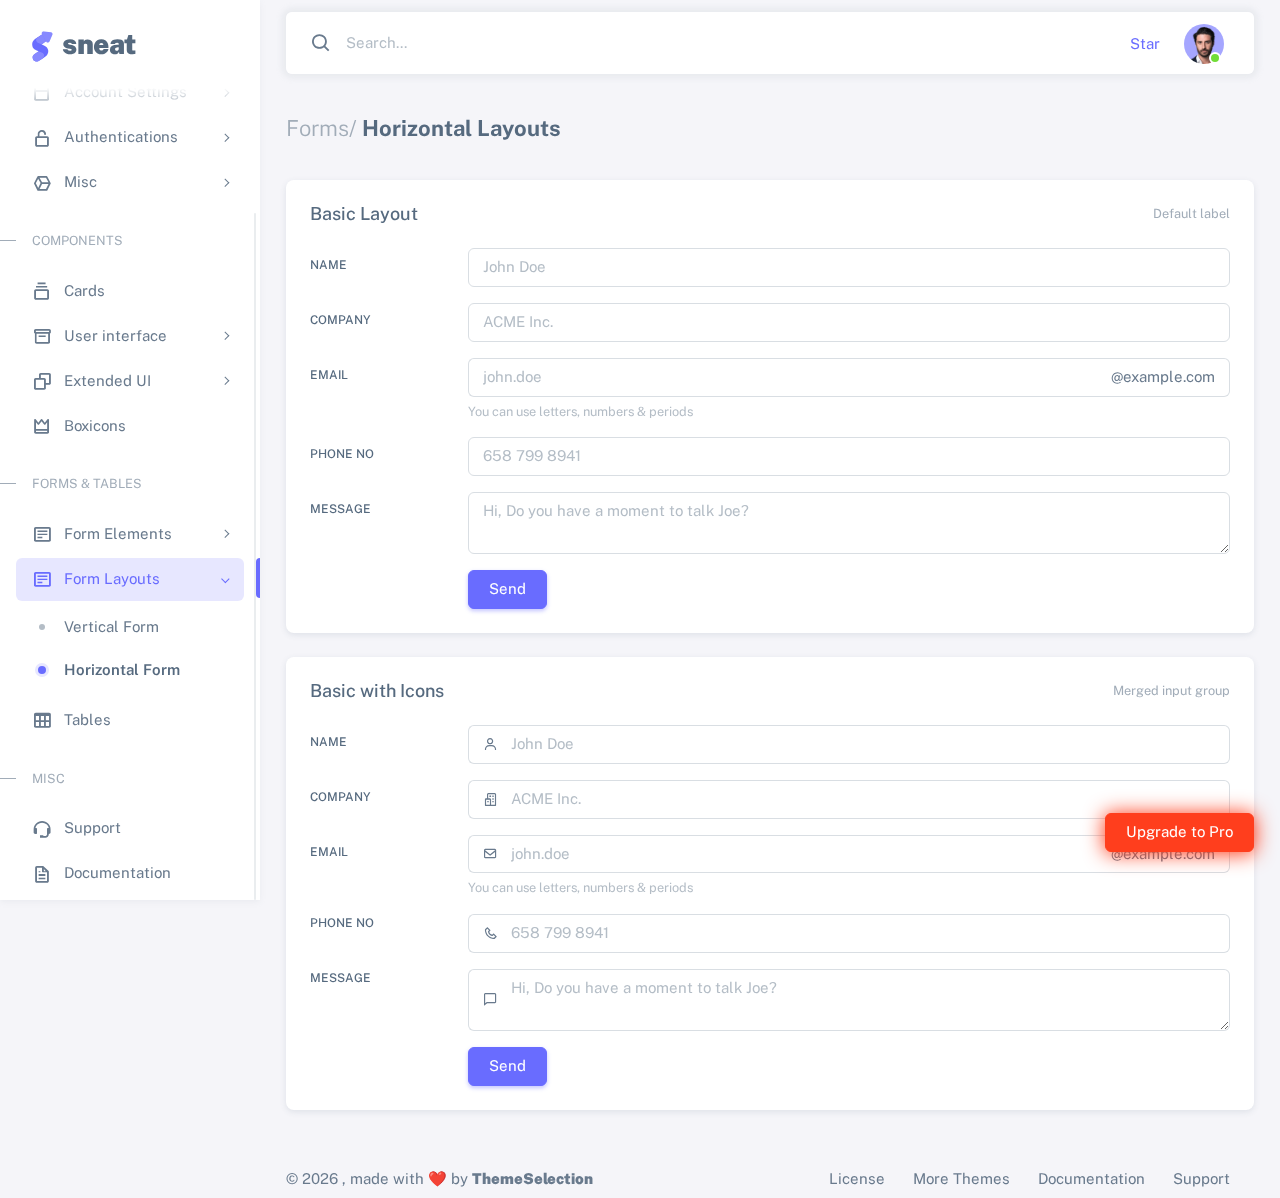
<file: TTS1.Web/wwwroot/sneat/html/form-layouts-horizontal.html>
<!DOCTYPE html>

<!-- =========================================================
* Sneat - Bootstrap 5 HTML Admin Template - Pro | v1.0.0
==============================================================

* Product Page: https://themeselection.com/products/sneat-bootstrap-html-admin-template/
* Created by: ThemeSelection
* License: You must have a valid license purchased in order to legally use the theme for your project.
* Copyright ThemeSelection (https://themeselection.com)

=========================================================
 -->
<!-- beautify ignore:start -->
<html
  lang="en"
  class="light-style layout-menu-fixed"
  dir="ltr"
  data-theme="theme-default"
  data-assets-path="../assets/"
  data-template="vertical-menu-template-free"
>
  <head>
    <meta charset="utf-8" />
    <meta
      name="viewport"
      content="width=device-width, initial-scale=1.0, user-scalable=no, minimum-scale=1.0, maximum-scale=1.0"
    />

    <title>Horizontal Layouts - Forms | Sneat - Bootstrap 5 HTML Admin Template - Pro</title>

    <meta name="description" content="" />

    <!-- Favicon -->
    <link rel="icon" type="image/x-icon" href="../assets/img/favicon/favicon.ico" />

    <!-- Fonts -->
    <link rel="preconnect" href="https://fonts.googleapis.com" />
    <link rel="preconnect" href="https://fonts.gstatic.com" crossorigin />
    <link
      href="https://fonts.googleapis.com/css2?family=Public+Sans:ital,wght@0,300;0,400;0,500;0,600;0,700;1,300;1,400;1,500;1,600;1,700&display=swap"
      rel="stylesheet"
    />

    <!-- Icons. Uncomment required icon fonts -->
    <link rel="stylesheet" href="../assets/vendor/fonts/boxicons.css" />

    <!-- Core CSS -->
    <link rel="stylesheet" href="../assets/vendor/css/core.css" class="template-customizer-core-css" />
    <link rel="stylesheet" href="../assets/vendor/css/theme-default.css" class="template-customizer-theme-css" />
    <link rel="stylesheet" href="../assets/css/demo.css" />

    <!-- Vendors CSS -->
    <link rel="stylesheet" href="../assets/vendor/libs/perfect-scrollbar/perfect-scrollbar.css" />

    <!-- Page CSS -->

    <!-- Helpers -->
    <script src="../assets/vendor/js/helpers.js"></script>

    <!--! Template customizer & Theme config files MUST be included after core stylesheets and helpers.js in the <head> section -->
    <!--? Config:  Mandatory theme config file contain global vars & default theme options, Set your preferred theme option in this file.  -->
    <script src="../assets/js/config.js"></script>
  </head>

  <body>
    <!-- Layout wrapper -->
    <div class="layout-wrapper layout-content-navbar">
      <div class="layout-container">
        <!-- Menu -->

        <aside id="layout-menu" class="layout-menu menu-vertical menu bg-menu-theme">
          <div class="app-brand demo">
            <a href="index.html" class="app-brand-link">
              <span class="app-brand-logo demo">
                <svg
                  width="25"
                  viewBox="0 0 25 42"
                  version="1.1"
                  xmlns="http://www.w3.org/2000/svg"
                  xmlns:xlink="http://www.w3.org/1999/xlink"
                >
                  <defs>
                    <path
                      d="M13.7918663,0.358365126 L3.39788168,7.44174259 C0.566865006,9.69408886 -0.379795268,12.4788597 0.557900856,15.7960551 C0.68998853,16.2305145 1.09562888,17.7872135 3.12357076,19.2293357 C3.8146334,19.7207684 5.32369333,20.3834223 7.65075054,21.2172976 L7.59773219,21.2525164 L2.63468769,24.5493413 C0.445452254,26.3002124 0.0884951797,28.5083815 1.56381646,31.1738486 C2.83770406,32.8170431 5.20850219,33.2640127 7.09180128,32.5391577 C8.347334,32.0559211 11.4559176,30.0011079 16.4175519,26.3747182 C18.0338572,24.4997857 18.6973423,22.4544883 18.4080071,20.2388261 C17.963753,17.5346866 16.1776345,15.5799961 13.0496516,14.3747546 L10.9194936,13.4715819 L18.6192054,7.984237 L13.7918663,0.358365126 Z"
                      id="path-1"
                    ></path>
                    <path
                      d="M5.47320593,6.00457225 C4.05321814,8.216144 4.36334763,10.0722806 6.40359441,11.5729822 C8.61520715,12.571656 10.0999176,13.2171421 10.8577257,13.5094407 L15.5088241,14.433041 L18.6192054,7.984237 C15.5364148,3.11535317 13.9273018,0.573395879 13.7918663,0.358365126 C13.5790555,0.511491653 10.8061687,2.3935607 5.47320593,6.00457225 Z"
                      id="path-3"
                    ></path>
                    <path
                      d="M7.50063644,21.2294429 L12.3234468,23.3159332 C14.1688022,24.7579751 14.397098,26.4880487 13.008334,28.506154 C11.6195701,30.5242593 10.3099883,31.790241 9.07958868,32.3040991 C5.78142938,33.4346997 4.13234973,34 4.13234973,34 C4.13234973,34 2.75489982,33.0538207 2.37032616e-14,31.1614621 C-0.55822714,27.8186216 -0.55822714,26.0572515 -4.05231404e-15,25.8773518 C0.83734071,25.6075023 2.77988457,22.8248993 3.3049379,22.52991 C3.65497346,22.3332504 5.05353963,21.8997614 7.50063644,21.2294429 Z"
                      id="path-4"
                    ></path>
                    <path
                      d="M20.6,7.13333333 L25.6,13.8 C26.2627417,14.6836556 26.0836556,15.9372583 25.2,16.6 C24.8538077,16.8596443 24.4327404,17 24,17 L14,17 C12.8954305,17 12,16.1045695 12,15 C12,14.5672596 12.1403557,14.1461923 12.4,13.8 L17.4,7.13333333 C18.0627417,6.24967773 19.3163444,6.07059163 20.2,6.73333333 C20.3516113,6.84704183 20.4862915,6.981722 20.6,7.13333333 Z"
                      id="path-5"
                    ></path>
                  </defs>
                  <g id="g-app-brand" stroke="none" stroke-width="1" fill="none" fill-rule="evenodd">
                    <g id="Brand-Logo" transform="translate(-27.000000, -15.000000)">
                      <g id="Icon" transform="translate(27.000000, 15.000000)">
                        <g id="Mask" transform="translate(0.000000, 8.000000)">
                          <mask id="mask-2" fill="white">
                            <use xlink:href="#path-1"></use>
                          </mask>
                          <use fill="#696cff" xlink:href="#path-1"></use>
                          <g id="Path-3" mask="url(#mask-2)">
                            <use fill="#696cff" xlink:href="#path-3"></use>
                            <use fill-opacity="0.2" fill="#FFFFFF" xlink:href="#path-3"></use>
                          </g>
                          <g id="Path-4" mask="url(#mask-2)">
                            <use fill="#696cff" xlink:href="#path-4"></use>
                            <use fill-opacity="0.2" fill="#FFFFFF" xlink:href="#path-4"></use>
                          </g>
                        </g>
                        <g
                          id="Triangle"
                          transform="translate(19.000000, 11.000000) rotate(-300.000000) translate(-19.000000, -11.000000) "
                        >
                          <use fill="#696cff" xlink:href="#path-5"></use>
                          <use fill-opacity="0.2" fill="#FFFFFF" xlink:href="#path-5"></use>
                        </g>
                      </g>
                    </g>
                  </g>
                </svg>
              </span>
              <span class="app-brand-text demo menu-text fw-bolder ms-2">Sneat</span>
            </a>

            <a href="javascript:void(0);" class="layout-menu-toggle menu-link text-large ms-auto d-block d-xl-none">
              <i class="bx bx-chevron-left bx-sm align-middle"></i>
            </a>
          </div>

          <div class="menu-inner-shadow"></div>

          <ul class="menu-inner py-1">
            <!-- Dashboard -->
            <li class="menu-item">
              <a href="index.html" class="menu-link">
                <i class="menu-icon tf-icons bx bx-home-circle"></i>
                <div data-i18n="Analytics">Dashboard</div>
              </a>
            </li>

            <!-- Layouts -->
            <li class="menu-item">
              <a href="javascript:void(0);" class="menu-link menu-toggle">
                <i class="menu-icon tf-icons bx bx-layout"></i>
                <div data-i18n="Layouts">Layouts</div>
              </a>

              <ul class="menu-sub">
                <li class="menu-item">
                  <a href="layouts-without-menu.html" class="menu-link">
                    <div data-i18n="Without menu">Without menu</div>
                  </a>
                </li>
                <li class="menu-item">
                  <a href="layouts-without-navbar.html" class="menu-link">
                    <div data-i18n="Without navbar">Without navbar</div>
                  </a>
                </li>
                <li class="menu-item">
                  <a href="layouts-container.html" class="menu-link">
                    <div data-i18n="Container">Container</div>
                  </a>
                </li>
                <li class="menu-item">
                  <a href="layouts-fluid.html" class="menu-link">
                    <div data-i18n="Fluid">Fluid</div>
                  </a>
                </li>
                <li class="menu-item">
                  <a href="layouts-blank.html" class="menu-link">
                    <div data-i18n="Blank">Blank</div>
                  </a>
                </li>
              </ul>
            </li>

            <li class="menu-header small text-uppercase">
              <span class="menu-header-text">Pages</span>
            </li>
            <li class="menu-item">
              <a href="javascript:void(0);" class="menu-link menu-toggle">
                <i class="menu-icon tf-icons bx bx-dock-top"></i>
                <div data-i18n="Account Settings">Account Settings</div>
              </a>
              <ul class="menu-sub">
                <li class="menu-item">
                  <a href="pages-account-settings-account.html" class="menu-link">
                    <div data-i18n="Account">Account</div>
                  </a>
                </li>
                <li class="menu-item">
                  <a href="pages-account-settings-notifications.html" class="menu-link">
                    <div data-i18n="Notifications">Notifications</div>
                  </a>
                </li>
                <li class="menu-item">
                  <a href="pages-account-settings-connections.html" class="menu-link">
                    <div data-i18n="Connections">Connections</div>
                  </a>
                </li>
              </ul>
            </li>
            <li class="menu-item">
              <a href="javascript:void(0);" class="menu-link menu-toggle">
                <i class="menu-icon tf-icons bx bx-lock-open-alt"></i>
                <div data-i18n="Authentications">Authentications</div>
              </a>
              <ul class="menu-sub">
                <li class="menu-item">
                  <a href="auth-login-basic.html" class="menu-link" target="_blank">
                    <div data-i18n="Basic">Login</div>
                  </a>
                </li>
                <li class="menu-item">
                  <a href="auth-register-basic.html" class="menu-link" target="_blank">
                    <div data-i18n="Basic">Register</div>
                  </a>
                </li>
                <li class="menu-item">
                  <a href="auth-forgot-password-basic.html" class="menu-link" target="_blank">
                    <div data-i18n="Basic">Forgot Password</div>
                  </a>
                </li>
              </ul>
            </li>
            <li class="menu-item">
              <a href="javascript:void(0);" class="menu-link menu-toggle">
                <i class="menu-icon tf-icons bx bx-cube-alt"></i>
                <div data-i18n="Misc">Misc</div>
              </a>
              <ul class="menu-sub">
                <li class="menu-item">
                  <a href="pages-misc-error.html" class="menu-link">
                    <div data-i18n="Error">Error</div>
                  </a>
                </li>
                <li class="menu-item">
                  <a href="pages-misc-under-maintenance.html" class="menu-link">
                    <div data-i18n="Under Maintenance">Under Maintenance</div>
                  </a>
                </li>
              </ul>
            </li>
            <!-- Components -->
            <li class="menu-header small text-uppercase"><span class="menu-header-text">Components</span></li>
            <!-- Cards -->
            <li class="menu-item">
              <a href="cards-basic.html" class="menu-link">
                <i class="menu-icon tf-icons bx bx-collection"></i>
                <div data-i18n="Basic">Cards</div>
              </a>
            </li>
            <!-- User interface -->
            <li class="menu-item">
              <a href="javascript:void(0)" class="menu-link menu-toggle">
                <i class="menu-icon tf-icons bx bx-box"></i>
                <div data-i18n="User interface">User interface</div>
              </a>
              <ul class="menu-sub">
                <li class="menu-item">
                  <a href="ui-accordion.html" class="menu-link">
                    <div data-i18n="Accordion">Accordion</div>
                  </a>
                </li>
                <li class="menu-item">
                  <a href="ui-alerts.html" class="menu-link">
                    <div data-i18n="Alerts">Alerts</div>
                  </a>
                </li>
                <li class="menu-item">
                  <a href="ui-badges.html" class="menu-link">
                    <div data-i18n="Badges">Badges</div>
                  </a>
                </li>
                <li class="menu-item">
                  <a href="ui-buttons.html" class="menu-link">
                    <div data-i18n="Buttons">Buttons</div>
                  </a>
                </li>
                <li class="menu-item">
                  <a href="ui-carousel.html" class="menu-link">
                    <div data-i18n="Carousel">Carousel</div>
                  </a>
                </li>
                <li class="menu-item">
                  <a href="ui-collapse.html" class="menu-link">
                    <div data-i18n="Collapse">Collapse</div>
                  </a>
                </li>
                <li class="menu-item">
                  <a href="ui-dropdowns.html" class="menu-link">
                    <div data-i18n="Dropdowns">Dropdowns</div>
                  </a>
                </li>
                <li class="menu-item">
                  <a href="ui-footer.html" class="menu-link">
                    <div data-i18n="Footer">Footer</div>
                  </a>
                </li>
                <li class="menu-item">
                  <a href="ui-list-groups.html" class="menu-link">
                    <div data-i18n="List Groups">List groups</div>
                  </a>
                </li>
                <li class="menu-item">
                  <a href="ui-modals.html" class="menu-link">
                    <div data-i18n="Modals">Modals</div>
                  </a>
                </li>
                <li class="menu-item">
                  <a href="ui-navbar.html" class="menu-link">
                    <div data-i18n="Navbar">Navbar</div>
                  </a>
                </li>
                <li class="menu-item">
                  <a href="ui-offcanvas.html" class="menu-link">
                    <div data-i18n="Offcanvas">Offcanvas</div>
                  </a>
                </li>
                <li class="menu-item">
                  <a href="ui-pagination-breadcrumbs.html" class="menu-link">
                    <div data-i18n="Pagination &amp; Breadcrumbs">Pagination &amp; Breadcrumbs</div>
                  </a>
                </li>
                <li class="menu-item">
                  <a href="ui-progress.html" class="menu-link">
                    <div data-i18n="Progress">Progress</div>
                  </a>
                </li>
                <li class="menu-item">
                  <a href="ui-spinners.html" class="menu-link">
                    <div data-i18n="Spinners">Spinners</div>
                  </a>
                </li>
                <li class="menu-item">
                  <a href="ui-tabs-pills.html" class="menu-link">
                    <div data-i18n="Tabs &amp; Pills">Tabs &amp; Pills</div>
                  </a>
                </li>
                <li class="menu-item">
                  <a href="ui-toasts.html" class="menu-link">
                    <div data-i18n="Toasts">Toasts</div>
                  </a>
                </li>
                <li class="menu-item">
                  <a href="ui-tooltips-popovers.html" class="menu-link">
                    <div data-i18n="Tooltips & Popovers">Tooltips &amp; popovers</div>
                  </a>
                </li>
                <li class="menu-item">
                  <a href="ui-typography.html" class="menu-link">
                    <div data-i18n="Typography">Typography</div>
                  </a>
                </li>
              </ul>
            </li>

            <!-- Extended components -->
            <li class="menu-item">
              <a href="javascript:void(0)" class="menu-link menu-toggle">
                <i class="menu-icon tf-icons bx bx-copy"></i>
                <div data-i18n="Extended UI">Extended UI</div>
              </a>
              <ul class="menu-sub">
                <li class="menu-item">
                  <a href="extended-ui-perfect-scrollbar.html" class="menu-link">
                    <div data-i18n="Perfect Scrollbar">Perfect scrollbar</div>
                  </a>
                </li>
                <li class="menu-item">
                  <a href="extended-ui-text-divider.html" class="menu-link">
                    <div data-i18n="Text Divider">Text Divider</div>
                  </a>
                </li>
              </ul>
            </li>

            <li class="menu-item">
              <a href="icons-boxicons.html" class="menu-link">
                <i class="menu-icon tf-icons bx bx-crown"></i>
                <div data-i18n="Boxicons">Boxicons</div>
              </a>
            </li>

            <!-- Forms & Tables -->
            <li class="menu-header small text-uppercase"><span class="menu-header-text">Forms &amp; Tables</span></li>
            <!-- Forms -->
            <li class="menu-item">
              <a href="javascript:void(0);" class="menu-link menu-toggle">
                <i class="menu-icon tf-icons bx bx-detail"></i>
                <div data-i18n="Form Elements">Form Elements</div>
              </a>
              <ul class="menu-sub">
                <li class="menu-item">
                  <a href="forms-basic-inputs.html" class="menu-link">
                    <div data-i18n="Basic Inputs">Basic Inputs</div>
                  </a>
                </li>
                <li class="menu-item">
                  <a href="forms-input-groups.html" class="menu-link">
                    <div data-i18n="Input groups">Input groups</div>
                  </a>
                </li>
              </ul>
            </li>
            <li class="menu-item active open">
              <a href="javascript:void(0);" class="menu-link menu-toggle">
                <i class="menu-icon tf-icons bx bx-detail"></i>
                <div data-i18n="Form Layouts">Form Layouts</div>
              </a>
              <ul class="menu-sub">
                <li class="menu-item">
                  <a href="form-layouts-vertical.html" class="menu-link">
                    <div data-i18n="Vertical Form">Vertical Form</div>
                  </a>
                </li>
                <li class="menu-item active">
                  <a href="form-layouts-horizontal.html" class="menu-link">
                    <div data-i18n="Horizontal Form">Horizontal Form</div>
                  </a>
                </li>
              </ul>
            </li>
            <!-- Tables -->
            <li class="menu-item">
              <a href="tables-basic.html" class="menu-link">
                <i class="menu-icon tf-icons bx bx-table"></i>
                <div data-i18n="Tables">Tables</div>
              </a>
            </li>
            <!-- Misc -->
            <li class="menu-header small text-uppercase"><span class="menu-header-text">Misc</span></li>
            <li class="menu-item">
              <a
                href="https://github.com/themeselection/sneat-html-admin-template-free/issues"
                target="_blank"
                class="menu-link"
              >
                <i class="menu-icon tf-icons bx bx-support"></i>
                <div data-i18n="Support">Support</div>
              </a>
            </li>
            <li class="menu-item">
              <a
                href="https://themeselection.com/demo/sneat-bootstrap-html-admin-template/documentation/"
                target="_blank"
                class="menu-link"
              >
                <i class="menu-icon tf-icons bx bx-file"></i>
                <div data-i18n="Documentation">Documentation</div>
              </a>
            </li>
          </ul>
        </aside>
        <!-- / Menu -->

        <!-- Layout container -->
        <div class="layout-page">
          <!-- Navbar -->

          <nav
            class="layout-navbar container-xxl navbar navbar-expand-xl navbar-detached align-items-center bg-navbar-theme"
            id="layout-navbar"
          >
            <div class="layout-menu-toggle navbar-nav align-items-xl-center me-3 me-xl-0 d-xl-none">
              <a class="nav-item nav-link px-0 me-xl-4" href="javascript:void(0)">
                <i class="bx bx-menu bx-sm"></i>
              </a>
            </div>

            <div class="navbar-nav-right d-flex align-items-center" id="navbar-collapse">
              <!-- Search -->
              <div class="navbar-nav align-items-center">
                <div class="nav-item d-flex align-items-center">
                  <i class="bx bx-search fs-4 lh-0"></i>
                  <input
                    type="text"
                    class="form-control border-0 shadow-none"
                    placeholder="Search..."
                    aria-label="Search..."
                  />
                </div>
              </div>
              <!-- /Search -->

              <ul class="navbar-nav flex-row align-items-center ms-auto">
                <!-- Place this tag where you want the button to render. -->
                <li class="nav-item lh-1 me-3">
                  <a
                    class="github-button"
                    href="https://github.com/themeselection/sneat-html-admin-template-free"
                    data-icon="octicon-star"
                    data-size="large"
                    data-show-count="true"
                    aria-label="Star themeselection/sneat-html-admin-template-free on GitHub"
                    >Star</a
                  >
                </li>

                <!-- User -->
                <li class="nav-item navbar-dropdown dropdown-user dropdown">
                  <a class="nav-link dropdown-toggle hide-arrow" href="javascript:void(0);" data-bs-toggle="dropdown">
                    <div class="avatar avatar-online">
                      <img src="../assets/img/avatars/1.png" alt class="w-px-40 h-auto rounded-circle" />
                    </div>
                  </a>
                  <ul class="dropdown-menu dropdown-menu-end">
                    <li>
                      <a class="dropdown-item" href="#">
                        <div class="d-flex">
                          <div class="flex-shrink-0 me-3">
                            <div class="avatar avatar-online">
                              <img src="../assets/img/avatars/1.png" alt class="w-px-40 h-auto rounded-circle" />
                            </div>
                          </div>
                          <div class="flex-grow-1">
                            <span class="fw-semibold d-block">John Doe</span>
                            <small class="text-muted">Admin</small>
                          </div>
                        </div>
                      </a>
                    </li>
                    <li>
                      <div class="dropdown-divider"></div>
                    </li>
                    <li>
                      <a class="dropdown-item" href="#">
                        <i class="bx bx-user me-2"></i>
                        <span class="align-middle">My Profile</span>
                      </a>
                    </li>
                    <li>
                      <a class="dropdown-item" href="#">
                        <i class="bx bx-cog me-2"></i>
                        <span class="align-middle">Settings</span>
                      </a>
                    </li>
                    <li>
                      <a class="dropdown-item" href="#">
                        <span class="d-flex align-items-center align-middle">
                          <i class="flex-shrink-0 bx bx-credit-card me-2"></i>
                          <span class="flex-grow-1 align-middle">Billing</span>
                          <span class="flex-shrink-0 badge badge-center rounded-pill bg-danger w-px-20 h-px-20">4</span>
                        </span>
                      </a>
                    </li>
                    <li>
                      <div class="dropdown-divider"></div>
                    </li>
                    <li>
                      <a class="dropdown-item" href="auth-login-basic.html">
                        <i class="bx bx-power-off me-2"></i>
                        <span class="align-middle">Log Out</span>
                      </a>
                    </li>
                  </ul>
                </li>
                <!--/ User -->
              </ul>
            </div>
          </nav>

          <!-- / Navbar -->

          <!-- Content wrapper -->
          <div class="content-wrapper">
            <!-- Content -->

            <div class="container-xxl flex-grow-1 container-p-y">
              <h4 class="fw-bold py-3 mb-4"><span class="text-muted fw-light">Forms/</span> Horizontal Layouts</h4>

              <!-- Basic Layout & Basic with Icons -->
              <div class="row">
                <!-- Basic Layout -->
                <div class="col-xxl">
                  <div class="card mb-4">
                    <div class="card-header d-flex align-items-center justify-content-between">
                      <h5 class="mb-0">Basic Layout</h5>
                      <small class="text-muted float-end">Default label</small>
                    </div>
                    <div class="card-body">
                      <form>
                        <div class="row mb-3">
                          <label class="col-sm-2 col-form-label" for="basic-default-name">Name</label>
                          <div class="col-sm-10">
                            <input type="text" class="form-control" id="basic-default-name" placeholder="John Doe" />
                          </div>
                        </div>
                        <div class="row mb-3">
                          <label class="col-sm-2 col-form-label" for="basic-default-company">Company</label>
                          <div class="col-sm-10">
                            <input
                              type="text"
                              class="form-control"
                              id="basic-default-company"
                              placeholder="ACME Inc."
                            />
                          </div>
                        </div>
                        <div class="row mb-3">
                          <label class="col-sm-2 col-form-label" for="basic-default-email">Email</label>
                          <div class="col-sm-10">
                            <div class="input-group input-group-merge">
                              <input
                                type="text"
                                id="basic-default-email"
                                class="form-control"
                                placeholder="john.doe"
                                aria-label="john.doe"
                                aria-describedby="basic-default-email2"
                              />
                              <span class="input-group-text" id="basic-default-email2">@example.com</span>
                            </div>
                            <div class="form-text">You can use letters, numbers & periods</div>
                          </div>
                        </div>
                        <div class="row mb-3">
                          <label class="col-sm-2 col-form-label" for="basic-default-phone">Phone No</label>
                          <div class="col-sm-10">
                            <input
                              type="text"
                              id="basic-default-phone"
                              class="form-control phone-mask"
                              placeholder="658 799 8941"
                              aria-label="658 799 8941"
                              aria-describedby="basic-default-phone"
                            />
                          </div>
                        </div>
                        <div class="row mb-3">
                          <label class="col-sm-2 col-form-label" for="basic-default-message">Message</label>
                          <div class="col-sm-10">
                            <textarea
                              id="basic-default-message"
                              class="form-control"
                              placeholder="Hi, Do you have a moment to talk Joe?"
                              aria-label="Hi, Do you have a moment to talk Joe?"
                              aria-describedby="basic-icon-default-message2"
                            ></textarea>
                          </div>
                        </div>
                        <div class="row justify-content-end">
                          <div class="col-sm-10">
                            <button type="submit" class="btn btn-primary">Send</button>
                          </div>
                        </div>
                      </form>
                    </div>
                  </div>
                </div>
                <!-- Basic with Icons -->
                <div class="col-xxl">
                  <div class="card mb-4">
                    <div class="card-header d-flex align-items-center justify-content-between">
                      <h5 class="mb-0">Basic with Icons</h5>
                      <small class="text-muted float-end">Merged input group</small>
                    </div>
                    <div class="card-body">
                      <form>
                        <div class="row mb-3">
                          <label class="col-sm-2 col-form-label" for="basic-icon-default-fullname">Name</label>
                          <div class="col-sm-10">
                            <div class="input-group input-group-merge">
                              <span id="basic-icon-default-fullname2" class="input-group-text"
                                ><i class="bx bx-user"></i
                              ></span>
                              <input
                                type="text"
                                class="form-control"
                                id="basic-icon-default-fullname"
                                placeholder="John Doe"
                                aria-label="John Doe"
                                aria-describedby="basic-icon-default-fullname2"
                              />
                            </div>
                          </div>
                        </div>
                        <div class="row mb-3">
                          <label class="col-sm-2 col-form-label" for="basic-icon-default-company">Company</label>
                          <div class="col-sm-10">
                            <div class="input-group input-group-merge">
                              <span id="basic-icon-default-company2" class="input-group-text"
                                ><i class="bx bx-buildings"></i
                              ></span>
                              <input
                                type="text"
                                id="basic-icon-default-company"
                                class="form-control"
                                placeholder="ACME Inc."
                                aria-label="ACME Inc."
                                aria-describedby="basic-icon-default-company2"
                              />
                            </div>
                          </div>
                        </div>
                        <div class="row mb-3">
                          <label class="col-sm-2 col-form-label" for="basic-icon-default-email">Email</label>
                          <div class="col-sm-10">
                            <div class="input-group input-group-merge">
                              <span class="input-group-text"><i class="bx bx-envelope"></i></span>
                              <input
                                type="text"
                                id="basic-icon-default-email"
                                class="form-control"
                                placeholder="john.doe"
                                aria-label="john.doe"
                                aria-describedby="basic-icon-default-email2"
                              />
                              <span id="basic-icon-default-email2" class="input-group-text">@example.com</span>
                            </div>
                            <div class="form-text">You can use letters, numbers & periods</div>
                          </div>
                        </div>
                        <div class="row mb-3">
                          <label class="col-sm-2 form-label" for="basic-icon-default-phone">Phone No</label>
                          <div class="col-sm-10">
                            <div class="input-group input-group-merge">
                              <span id="basic-icon-default-phone2" class="input-group-text"
                                ><i class="bx bx-phone"></i
                              ></span>
                              <input
                                type="text"
                                id="basic-icon-default-phone"
                                class="form-control phone-mask"
                                placeholder="658 799 8941"
                                aria-label="658 799 8941"
                                aria-describedby="basic-icon-default-phone2"
                              />
                            </div>
                          </div>
                        </div>
                        <div class="row mb-3">
                          <label class="col-sm-2 form-label" for="basic-icon-default-message">Message</label>
                          <div class="col-sm-10">
                            <div class="input-group input-group-merge">
                              <span id="basic-icon-default-message2" class="input-group-text"
                                ><i class="bx bx-comment"></i
                              ></span>
                              <textarea
                                id="basic-icon-default-message"
                                class="form-control"
                                placeholder="Hi, Do you have a moment to talk Joe?"
                                aria-label="Hi, Do you have a moment to talk Joe?"
                                aria-describedby="basic-icon-default-message2"
                              ></textarea>
                            </div>
                          </div>
                        </div>
                        <div class="row justify-content-end">
                          <div class="col-sm-10">
                            <button type="submit" class="btn btn-primary">Send</button>
                          </div>
                        </div>
                      </form>
                    </div>
                  </div>
                </div>
              </div>
            </div>
            <!-- / Content -->

            <!-- Footer -->
            <footer class="content-footer footer bg-footer-theme">
              <div class="container-xxl d-flex flex-wrap justify-content-between py-2 flex-md-row flex-column">
                <div class="mb-2 mb-md-0">
                  ©
                  <script>
                    document.write(new Date().getFullYear());
                  </script>
                  , made with ❤️ by
                  <a href="https://themeselection.com" target="_blank" class="footer-link fw-bolder">ThemeSelection</a>
                </div>
                <div>
                  <a href="https://themeselection.com/license/" class="footer-link me-4" target="_blank">License</a>
                  <a href="https://themeselection.com/" target="_blank" class="footer-link me-4">More Themes</a>

                  <a
                    href="https://themeselection.com/demo/sneat-bootstrap-html-admin-template/documentation/"
                    target="_blank"
                    class="footer-link me-4"
                    >Documentation</a
                  >

                  <a
                    href="https://github.com/themeselection/sneat-html-admin-template-free/issues"
                    target="_blank"
                    class="footer-link me-4"
                    >Support</a
                  >
                </div>
              </div>
            </footer>
            <!-- / Footer -->

            <div class="content-backdrop fade"></div>
          </div>
          <!-- Content wrapper -->
        </div>
        <!-- / Layout page -->
      </div>

      <!-- Overlay -->
      <div class="layout-overlay layout-menu-toggle"></div>
    </div>
    <!-- / Layout wrapper -->

    <div class="buy-now">
      <a
        href="https://themeselection.com/products/sneat-bootstrap-html-admin-template/"
        target="_blank"
        class="btn btn-danger btn-buy-now"
        >Upgrade to Pro</a
      >
    </div>

    <!-- Core JS -->
    <!-- build:js assets/vendor/js/core.js -->
    <script src="../assets/vendor/libs/jquery/jquery.js"></script>
    <script src="../assets/vendor/libs/popper/popper.js"></script>
    <script src="../assets/vendor/js/bootstrap.js"></script>
    <script src="../assets/vendor/libs/perfect-scrollbar/perfect-scrollbar.js"></script>

    <script src="../assets/vendor/js/menu.js"></script>
    <!-- endbuild -->

    <!-- Vendors JS -->

    <!-- Main JS -->
    <script src="../assets/js/main.js"></script>

    <!-- Page JS -->

    <!-- Place this tag in your head or just before your close body tag. -->
    <script async defer src="https://buttons.github.io/buttons.js"></script>
  </body>
</html>
</file>
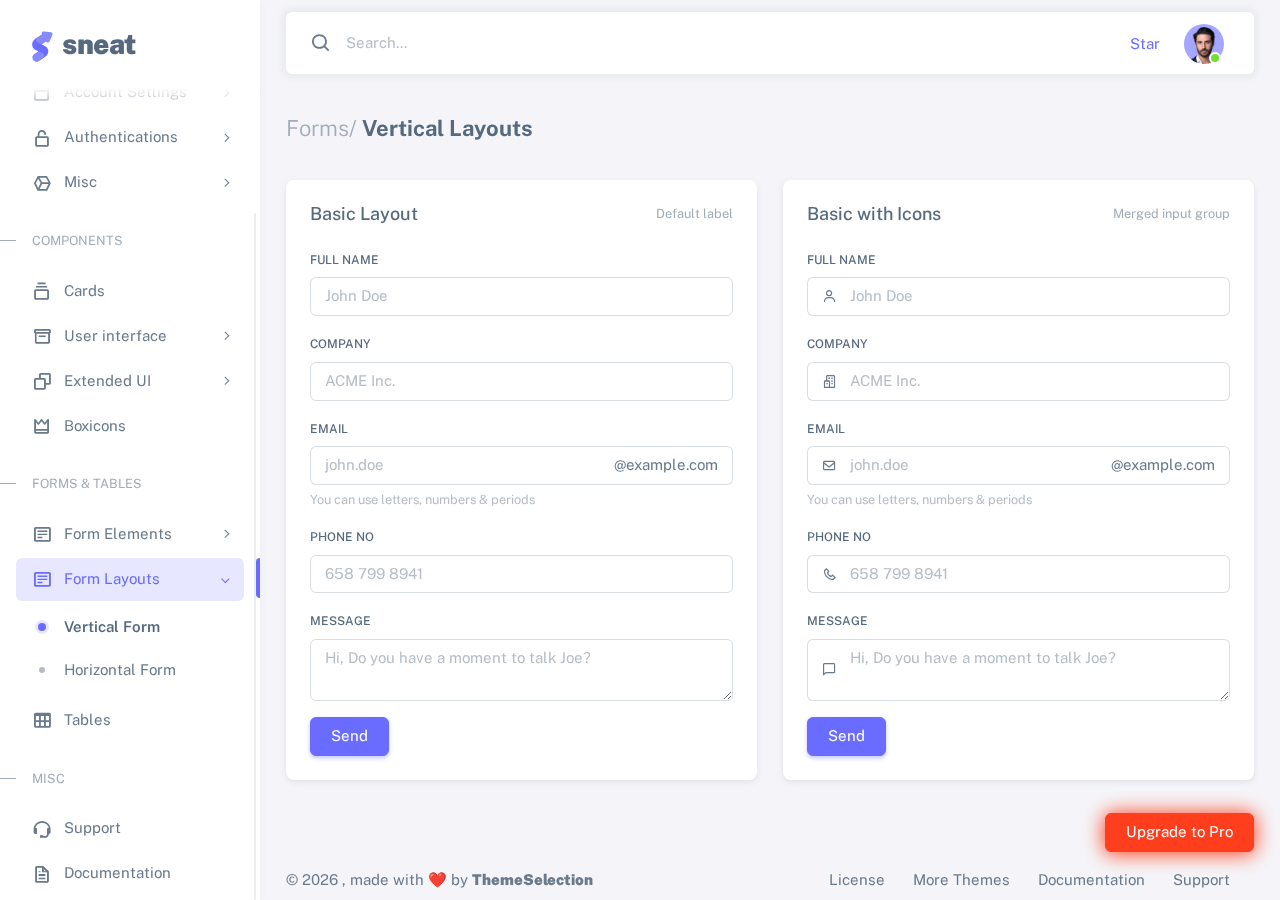
<file: TTS1.Web/wwwroot/sneat/html/form-layouts-vertical.html>
<!DOCTYPE html>

<!-- =========================================================
* Sneat - Bootstrap 5 HTML Admin Template - Pro | v1.0.0
==============================================================

* Product Page: https://themeselection.com/products/sneat-bootstrap-html-admin-template/
* Created by: ThemeSelection
* License: You must have a valid license purchased in order to legally use the theme for your project.
* Copyright ThemeSelection (https://themeselection.com)

=========================================================
 -->
<!-- beautify ignore:start -->
<html
  lang="en"
  class="light-style layout-menu-fixed"
  dir="ltr"
  data-theme="theme-default"
  data-assets-path="../assets/"
  data-template="vertical-menu-template-free"
>
  <head>
    <meta charset="utf-8" />
    <meta
      name="viewport"
      content="width=device-width, initial-scale=1.0, user-scalable=no, minimum-scale=1.0, maximum-scale=1.0"
    />

    <title>Vertical Layouts - Forms | Sneat - Bootstrap 5 HTML Admin Template - Pro</title>

    <meta name="description" content="" />

    <!-- Favicon -->
    <link rel="icon" type="image/x-icon" href="../assets/img/favicon/favicon.ico" />

    <!-- Fonts -->
    <link rel="preconnect" href="https://fonts.googleapis.com" />
    <link rel="preconnect" href="https://fonts.gstatic.com" crossorigin />
    <link
      href="https://fonts.googleapis.com/css2?family=Public+Sans:ital,wght@0,300;0,400;0,500;0,600;0,700;1,300;1,400;1,500;1,600;1,700&display=swap"
      rel="stylesheet"
    />

    <!-- Icons. Uncomment required icon fonts -->
    <link rel="stylesheet" href="../assets/vendor/fonts/boxicons.css" />

    <!-- Core CSS -->
    <link rel="stylesheet" href="../assets/vendor/css/core.css" class="template-customizer-core-css" />
    <link rel="stylesheet" href="../assets/vendor/css/theme-default.css" class="template-customizer-theme-css" />
    <link rel="stylesheet" href="../assets/css/demo.css" />

    <!-- Vendors CSS -->
    <link rel="stylesheet" href="../assets/vendor/libs/perfect-scrollbar/perfect-scrollbar.css" />

    <!-- Page CSS -->

    <!-- Helpers -->
    <script src="../assets/vendor/js/helpers.js"></script>

    <!--! Template customizer & Theme config files MUST be included after core stylesheets and helpers.js in the <head> section -->
    <!--? Config:  Mandatory theme config file contain global vars & default theme options, Set your preferred theme option in this file.  -->
    <script src="../assets/js/config.js"></script>
  </head>

  <body>
    <!-- Layout wrapper -->
    <div class="layout-wrapper layout-content-navbar">
      <div class="layout-container">
        <!-- Menu -->

        <aside id="layout-menu" class="layout-menu menu-vertical menu bg-menu-theme">
          <div class="app-brand demo">
            <a href="index.html" class="app-brand-link">
              <span class="app-brand-logo demo">
                <svg
                  width="25"
                  viewBox="0 0 25 42"
                  version="1.1"
                  xmlns="http://www.w3.org/2000/svg"
                  xmlns:xlink="http://www.w3.org/1999/xlink"
                >
                  <defs>
                    <path
                      d="M13.7918663,0.358365126 L3.39788168,7.44174259 C0.566865006,9.69408886 -0.379795268,12.4788597 0.557900856,15.7960551 C0.68998853,16.2305145 1.09562888,17.7872135 3.12357076,19.2293357 C3.8146334,19.7207684 5.32369333,20.3834223 7.65075054,21.2172976 L7.59773219,21.2525164 L2.63468769,24.5493413 C0.445452254,26.3002124 0.0884951797,28.5083815 1.56381646,31.1738486 C2.83770406,32.8170431 5.20850219,33.2640127 7.09180128,32.5391577 C8.347334,32.0559211 11.4559176,30.0011079 16.4175519,26.3747182 C18.0338572,24.4997857 18.6973423,22.4544883 18.4080071,20.2388261 C17.963753,17.5346866 16.1776345,15.5799961 13.0496516,14.3747546 L10.9194936,13.4715819 L18.6192054,7.984237 L13.7918663,0.358365126 Z"
                      id="path-1"
                    ></path>
                    <path
                      d="M5.47320593,6.00457225 C4.05321814,8.216144 4.36334763,10.0722806 6.40359441,11.5729822 C8.61520715,12.571656 10.0999176,13.2171421 10.8577257,13.5094407 L15.5088241,14.433041 L18.6192054,7.984237 C15.5364148,3.11535317 13.9273018,0.573395879 13.7918663,0.358365126 C13.5790555,0.511491653 10.8061687,2.3935607 5.47320593,6.00457225 Z"
                      id="path-3"
                    ></path>
                    <path
                      d="M7.50063644,21.2294429 L12.3234468,23.3159332 C14.1688022,24.7579751 14.397098,26.4880487 13.008334,28.506154 C11.6195701,30.5242593 10.3099883,31.790241 9.07958868,32.3040991 C5.78142938,33.4346997 4.13234973,34 4.13234973,34 C4.13234973,34 2.75489982,33.0538207 2.37032616e-14,31.1614621 C-0.55822714,27.8186216 -0.55822714,26.0572515 -4.05231404e-15,25.8773518 C0.83734071,25.6075023 2.77988457,22.8248993 3.3049379,22.52991 C3.65497346,22.3332504 5.05353963,21.8997614 7.50063644,21.2294429 Z"
                      id="path-4"
                    ></path>
                    <path
                      d="M20.6,7.13333333 L25.6,13.8 C26.2627417,14.6836556 26.0836556,15.9372583 25.2,16.6 C24.8538077,16.8596443 24.4327404,17 24,17 L14,17 C12.8954305,17 12,16.1045695 12,15 C12,14.5672596 12.1403557,14.1461923 12.4,13.8 L17.4,7.13333333 C18.0627417,6.24967773 19.3163444,6.07059163 20.2,6.73333333 C20.3516113,6.84704183 20.4862915,6.981722 20.6,7.13333333 Z"
                      id="path-5"
                    ></path>
                  </defs>
                  <g id="g-app-brand" stroke="none" stroke-width="1" fill="none" fill-rule="evenodd">
                    <g id="Brand-Logo" transform="translate(-27.000000, -15.000000)">
                      <g id="Icon" transform="translate(27.000000, 15.000000)">
                        <g id="Mask" transform="translate(0.000000, 8.000000)">
                          <mask id="mask-2" fill="white">
                            <use xlink:href="#path-1"></use>
                          </mask>
                          <use fill="#696cff" xlink:href="#path-1"></use>
                          <g id="Path-3" mask="url(#mask-2)">
                            <use fill="#696cff" xlink:href="#path-3"></use>
                            <use fill-opacity="0.2" fill="#FFFFFF" xlink:href="#path-3"></use>
                          </g>
                          <g id="Path-4" mask="url(#mask-2)">
                            <use fill="#696cff" xlink:href="#path-4"></use>
                            <use fill-opacity="0.2" fill="#FFFFFF" xlink:href="#path-4"></use>
                          </g>
                        </g>
                        <g
                          id="Triangle"
                          transform="translate(19.000000, 11.000000) rotate(-300.000000) translate(-19.000000, -11.000000) "
                        >
                          <use fill="#696cff" xlink:href="#path-5"></use>
                          <use fill-opacity="0.2" fill="#FFFFFF" xlink:href="#path-5"></use>
                        </g>
                      </g>
                    </g>
                  </g>
                </svg>
              </span>
              <span class="app-brand-text demo menu-text fw-bolder ms-2">Sneat</span>
            </a>

            <a href="javascript:void(0);" class="layout-menu-toggle menu-link text-large ms-auto d-block d-xl-none">
              <i class="bx bx-chevron-left bx-sm align-middle"></i>
            </a>
          </div>

          <div class="menu-inner-shadow"></div>

          <ul class="menu-inner py-1">
            <!-- Dashboard -->
            <li class="menu-item">
              <a href="index.html" class="menu-link">
                <i class="menu-icon tf-icons bx bx-home-circle"></i>
                <div data-i18n="Analytics">Dashboard</div>
              </a>
            </li>

            <!-- Layouts -->
            <li class="menu-item">
              <a href="javascript:void(0);" class="menu-link menu-toggle">
                <i class="menu-icon tf-icons bx bx-layout"></i>
                <div data-i18n="Layouts">Layouts</div>
              </a>

              <ul class="menu-sub">
                <li class="menu-item">
                  <a href="layouts-without-menu.html" class="menu-link">
                    <div data-i18n="Without menu">Without menu</div>
                  </a>
                </li>
                <li class="menu-item">
                  <a href="layouts-without-navbar.html" class="menu-link">
                    <div data-i18n="Without navbar">Without navbar</div>
                  </a>
                </li>
                <li class="menu-item">
                  <a href="layouts-container.html" class="menu-link">
                    <div data-i18n="Container">Container</div>
                  </a>
                </li>
                <li class="menu-item">
                  <a href="layouts-fluid.html" class="menu-link">
                    <div data-i18n="Fluid">Fluid</div>
                  </a>
                </li>
                <li class="menu-item">
                  <a href="layouts-blank.html" class="menu-link">
                    <div data-i18n="Blank">Blank</div>
                  </a>
                </li>
              </ul>
            </li>

            <li class="menu-header small text-uppercase">
              <span class="menu-header-text">Pages</span>
            </li>
            <li class="menu-item">
              <a href="javascript:void(0);" class="menu-link menu-toggle">
                <i class="menu-icon tf-icons bx bx-dock-top"></i>
                <div data-i18n="Account Settings">Account Settings</div>
              </a>
              <ul class="menu-sub">
                <li class="menu-item">
                  <a href="pages-account-settings-account.html" class="menu-link">
                    <div data-i18n="Account">Account</div>
                  </a>
                </li>
                <li class="menu-item">
                  <a href="pages-account-settings-notifications.html" class="menu-link">
                    <div data-i18n="Notifications">Notifications</div>
                  </a>
                </li>
                <li class="menu-item">
                  <a href="pages-account-settings-connections.html" class="menu-link">
                    <div data-i18n="Connections">Connections</div>
                  </a>
                </li>
              </ul>
            </li>
            <li class="menu-item">
              <a href="javascript:void(0);" class="menu-link menu-toggle">
                <i class="menu-icon tf-icons bx bx-lock-open-alt"></i>
                <div data-i18n="Authentications">Authentications</div>
              </a>
              <ul class="menu-sub">
                <li class="menu-item">
                  <a href="auth-login-basic.html" class="menu-link" target="_blank">
                    <div data-i18n="Basic">Login</div>
                  </a>
                </li>
                <li class="menu-item">
                  <a href="auth-register-basic.html" class="menu-link" target="_blank">
                    <div data-i18n="Basic">Register</div>
                  </a>
                </li>
                <li class="menu-item">
                  <a href="auth-forgot-password-basic.html" class="menu-link" target="_blank">
                    <div data-i18n="Basic">Forgot Password</div>
                  </a>
                </li>
              </ul>
            </li>
            <li class="menu-item">
              <a href="javascript:void(0);" class="menu-link menu-toggle">
                <i class="menu-icon tf-icons bx bx-cube-alt"></i>
                <div data-i18n="Misc">Misc</div>
              </a>
              <ul class="menu-sub">
                <li class="menu-item">
                  <a href="pages-misc-error.html" class="menu-link">
                    <div data-i18n="Error">Error</div>
                  </a>
                </li>
                <li class="menu-item">
                  <a href="pages-misc-under-maintenance.html" class="menu-link">
                    <div data-i18n="Under Maintenance">Under Maintenance</div>
                  </a>
                </li>
              </ul>
            </li>
            <!-- Components -->
            <li class="menu-header small text-uppercase"><span class="menu-header-text">Components</span></li>
            <!-- Cards -->
            <li class="menu-item">
              <a href="cards-basic.html" class="menu-link">
                <i class="menu-icon tf-icons bx bx-collection"></i>
                <div data-i18n="Basic">Cards</div>
              </a>
            </li>
            <!-- User interface -->
            <li class="menu-item">
              <a href="javascript:void(0)" class="menu-link menu-toggle">
                <i class="menu-icon tf-icons bx bx-box"></i>
                <div data-i18n="User interface">User interface</div>
              </a>
              <ul class="menu-sub">
                <li class="menu-item">
                  <a href="ui-accordion.html" class="menu-link">
                    <div data-i18n="Accordion">Accordion</div>
                  </a>
                </li>
                <li class="menu-item">
                  <a href="ui-alerts.html" class="menu-link">
                    <div data-i18n="Alerts">Alerts</div>
                  </a>
                </li>
                <li class="menu-item">
                  <a href="ui-badges.html" class="menu-link">
                    <div data-i18n="Badges">Badges</div>
                  </a>
                </li>
                <li class="menu-item">
                  <a href="ui-buttons.html" class="menu-link">
                    <div data-i18n="Buttons">Buttons</div>
                  </a>
                </li>
                <li class="menu-item">
                  <a href="ui-carousel.html" class="menu-link">
                    <div data-i18n="Carousel">Carousel</div>
                  </a>
                </li>
                <li class="menu-item">
                  <a href="ui-collapse.html" class="menu-link">
                    <div data-i18n="Collapse">Collapse</div>
                  </a>
                </li>
                <li class="menu-item">
                  <a href="ui-dropdowns.html" class="menu-link">
                    <div data-i18n="Dropdowns">Dropdowns</div>
                  </a>
                </li>
                <li class="menu-item">
                  <a href="ui-footer.html" class="menu-link">
                    <div data-i18n="Footer">Footer</div>
                  </a>
                </li>
                <li class="menu-item">
                  <a href="ui-list-groups.html" class="menu-link">
                    <div data-i18n="List Groups">List groups</div>
                  </a>
                </li>
                <li class="menu-item">
                  <a href="ui-modals.html" class="menu-link">
                    <div data-i18n="Modals">Modals</div>
                  </a>
                </li>
                <li class="menu-item">
                  <a href="ui-navbar.html" class="menu-link">
                    <div data-i18n="Navbar">Navbar</div>
                  </a>
                </li>
                <li class="menu-item">
                  <a href="ui-offcanvas.html" class="menu-link">
                    <div data-i18n="Offcanvas">Offcanvas</div>
                  </a>
                </li>
                <li class="menu-item">
                  <a href="ui-pagination-breadcrumbs.html" class="menu-link">
                    <div data-i18n="Pagination &amp; Breadcrumbs">Pagination &amp; Breadcrumbs</div>
                  </a>
                </li>
                <li class="menu-item">
                  <a href="ui-progress.html" class="menu-link">
                    <div data-i18n="Progress">Progress</div>
                  </a>
                </li>
                <li class="menu-item">
                  <a href="ui-spinners.html" class="menu-link">
                    <div data-i18n="Spinners">Spinners</div>
                  </a>
                </li>
                <li class="menu-item">
                  <a href="ui-tabs-pills.html" class="menu-link">
                    <div data-i18n="Tabs &amp; Pills">Tabs &amp; Pills</div>
                  </a>
                </li>
                <li class="menu-item">
                  <a href="ui-toasts.html" class="menu-link">
                    <div data-i18n="Toasts">Toasts</div>
                  </a>
                </li>
                <li class="menu-item">
                  <a href="ui-tooltips-popovers.html" class="menu-link">
                    <div data-i18n="Tooltips & Popovers">Tooltips &amp; popovers</div>
                  </a>
                </li>
                <li class="menu-item">
                  <a href="ui-typography.html" class="menu-link">
                    <div data-i18n="Typography">Typography</div>
                  </a>
                </li>
              </ul>
            </li>

            <!-- Extended components -->
            <li class="menu-item">
              <a href="javascript:void(0)" class="menu-link menu-toggle">
                <i class="menu-icon tf-icons bx bx-copy"></i>
                <div data-i18n="Extended UI">Extended UI</div>
              </a>
              <ul class="menu-sub">
                <li class="menu-item">
                  <a href="extended-ui-perfect-scrollbar.html" class="menu-link">
                    <div data-i18n="Perfect Scrollbar">Perfect scrollbar</div>
                  </a>
                </li>
                <li class="menu-item">
                  <a href="extended-ui-text-divider.html" class="menu-link">
                    <div data-i18n="Text Divider">Text Divider</div>
                  </a>
                </li>
              </ul>
            </li>

            <li class="menu-item">
              <a href="icons-boxicons.html" class="menu-link">
                <i class="menu-icon tf-icons bx bx-crown"></i>
                <div data-i18n="Boxicons">Boxicons</div>
              </a>
            </li>

            <!-- Forms & Tables -->
            <li class="menu-header small text-uppercase"><span class="menu-header-text">Forms &amp; Tables</span></li>
            <!-- Forms -->
            <li class="menu-item">
              <a href="javascript:void(0);" class="menu-link menu-toggle">
                <i class="menu-icon tf-icons bx bx-detail"></i>
                <div data-i18n="Form Elements">Form Elements</div>
              </a>
              <ul class="menu-sub">
                <li class="menu-item">
                  <a href="forms-basic-inputs.html" class="menu-link">
                    <div data-i18n="Basic Inputs">Basic Inputs</div>
                  </a>
                </li>
                <li class="menu-item">
                  <a href="forms-input-groups.html" class="menu-link">
                    <div data-i18n="Input groups">Input groups</div>
                  </a>
                </li>
              </ul>
            </li>
            <li class="menu-item active open">
              <a href="javascript:void(0);" class="menu-link menu-toggle">
                <i class="menu-icon tf-icons bx bx-detail"></i>
                <div data-i18n="Form Layouts">Form Layouts</div>
              </a>
              <ul class="menu-sub">
                <li class="menu-item active">
                  <a href="form-layouts-vertical.html" class="menu-link">
                    <div data-i18n="Vertical Form">Vertical Form</div>
                  </a>
                </li>
                <li class="menu-item">
                  <a href="form-layouts-horizontal.html" class="menu-link">
                    <div data-i18n="Horizontal Form">Horizontal Form</div>
                  </a>
                </li>
              </ul>
            </li>
            <!-- Tables -->
            <li class="menu-item">
              <a href="tables-basic.html" class="menu-link">
                <i class="menu-icon tf-icons bx bx-table"></i>
                <div data-i18n="Tables">Tables</div>
              </a>
            </li>
            <!-- Misc -->
            <li class="menu-header small text-uppercase"><span class="menu-header-text">Misc</span></li>
            <li class="menu-item">
              <a
                href="https://github.com/themeselection/sneat-html-admin-template-free/issues"
                target="_blank"
                class="menu-link"
              >
                <i class="menu-icon tf-icons bx bx-support"></i>
                <div data-i18n="Support">Support</div>
              </a>
            </li>
            <li class="menu-item">
              <a
                href="https://themeselection.com/demo/sneat-bootstrap-html-admin-template/documentation/"
                target="_blank"
                class="menu-link"
              >
                <i class="menu-icon tf-icons bx bx-file"></i>
                <div data-i18n="Documentation">Documentation</div>
              </a>
            </li>
          </ul>
        </aside>
        <!-- / Menu -->

        <!-- Layout container -->
        <div class="layout-page">
          <!-- Navbar -->

          <nav
            class="layout-navbar container-xxl navbar navbar-expand-xl navbar-detached align-items-center bg-navbar-theme"
            id="layout-navbar"
          >
            <div class="layout-menu-toggle navbar-nav align-items-xl-center me-3 me-xl-0 d-xl-none">
              <a class="nav-item nav-link px-0 me-xl-4" href="javascript:void(0)">
                <i class="bx bx-menu bx-sm"></i>
              </a>
            </div>

            <div class="navbar-nav-right d-flex align-items-center" id="navbar-collapse">
              <!-- Search -->
              <div class="navbar-nav align-items-center">
                <div class="nav-item d-flex align-items-center">
                  <i class="bx bx-search fs-4 lh-0"></i>
                  <input
                    type="text"
                    class="form-control border-0 shadow-none"
                    placeholder="Search..."
                    aria-label="Search..."
                  />
                </div>
              </div>
              <!-- /Search -->

              <ul class="navbar-nav flex-row align-items-center ms-auto">
                <!-- Place this tag where you want the button to render. -->
                <li class="nav-item lh-1 me-3">
                  <a
                    class="github-button"
                    href="https://github.com/themeselection/sneat-html-admin-template-free"
                    data-icon="octicon-star"
                    data-size="large"
                    data-show-count="true"
                    aria-label="Star themeselection/sneat-html-admin-template-free on GitHub"
                    >Star</a
                  >
                </li>

                <!-- User -->
                <li class="nav-item navbar-dropdown dropdown-user dropdown">
                  <a class="nav-link dropdown-toggle hide-arrow" href="javascript:void(0);" data-bs-toggle="dropdown">
                    <div class="avatar avatar-online">
                      <img src="../assets/img/avatars/1.png" alt class="w-px-40 h-auto rounded-circle" />
                    </div>
                  </a>
                  <ul class="dropdown-menu dropdown-menu-end">
                    <li>
                      <a class="dropdown-item" href="#">
                        <div class="d-flex">
                          <div class="flex-shrink-0 me-3">
                            <div class="avatar avatar-online">
                              <img src="../assets/img/avatars/1.png" alt class="w-px-40 h-auto rounded-circle" />
                            </div>
                          </div>
                          <div class="flex-grow-1">
                            <span class="fw-semibold d-block">John Doe</span>
                            <small class="text-muted">Admin</small>
                          </div>
                        </div>
                      </a>
                    </li>
                    <li>
                      <div class="dropdown-divider"></div>
                    </li>
                    <li>
                      <a class="dropdown-item" href="#">
                        <i class="bx bx-user me-2"></i>
                        <span class="align-middle">My Profile</span>
                      </a>
                    </li>
                    <li>
                      <a class="dropdown-item" href="#">
                        <i class="bx bx-cog me-2"></i>
                        <span class="align-middle">Settings</span>
                      </a>
                    </li>
                    <li>
                      <a class="dropdown-item" href="#">
                        <span class="d-flex align-items-center align-middle">
                          <i class="flex-shrink-0 bx bx-credit-card me-2"></i>
                          <span class="flex-grow-1 align-middle">Billing</span>
                          <span class="flex-shrink-0 badge badge-center rounded-pill bg-danger w-px-20 h-px-20">4</span>
                        </span>
                      </a>
                    </li>
                    <li>
                      <div class="dropdown-divider"></div>
                    </li>
                    <li>
                      <a class="dropdown-item" href="auth-login-basic.html">
                        <i class="bx bx-power-off me-2"></i>
                        <span class="align-middle">Log Out</span>
                      </a>
                    </li>
                  </ul>
                </li>
                <!--/ User -->
              </ul>
            </div>
          </nav>

          <!-- / Navbar -->

          <!-- Content wrapper -->
          <div class="content-wrapper">
            <!-- Content -->

            <div class="container-xxl flex-grow-1 container-p-y">
              <h4 class="fw-bold py-3 mb-4"><span class="text-muted fw-light">Forms/</span> Vertical Layouts</h4>

              <!-- Basic Layout -->
              <div class="row">
                <div class="col-xl">
                  <div class="card mb-4">
                    <div class="card-header d-flex justify-content-between align-items-center">
                      <h5 class="mb-0">Basic Layout</h5>
                      <small class="text-muted float-end">Default label</small>
                    </div>
                    <div class="card-body">
                      <form>
                        <div class="mb-3">
                          <label class="form-label" for="basic-default-fullname">Full Name</label>
                          <input type="text" class="form-control" id="basic-default-fullname" placeholder="John Doe" />
                        </div>
                        <div class="mb-3">
                          <label class="form-label" for="basic-default-company">Company</label>
                          <input type="text" class="form-control" id="basic-default-company" placeholder="ACME Inc." />
                        </div>
                        <div class="mb-3">
                          <label class="form-label" for="basic-default-email">Email</label>
                          <div class="input-group input-group-merge">
                            <input
                              type="text"
                              id="basic-default-email"
                              class="form-control"
                              placeholder="john.doe"
                              aria-label="john.doe"
                              aria-describedby="basic-default-email2"
                            />
                            <span class="input-group-text" id="basic-default-email2">@example.com</span>
                          </div>
                          <div class="form-text">You can use letters, numbers & periods</div>
                        </div>
                        <div class="mb-3">
                          <label class="form-label" for="basic-default-phone">Phone No</label>
                          <input
                            type="text"
                            id="basic-default-phone"
                            class="form-control phone-mask"
                            placeholder="658 799 8941"
                          />
                        </div>
                        <div class="mb-3">
                          <label class="form-label" for="basic-default-message">Message</label>
                          <textarea
                            id="basic-default-message"
                            class="form-control"
                            placeholder="Hi, Do you have a moment to talk Joe?"
                          ></textarea>
                        </div>
                        <button type="submit" class="btn btn-primary">Send</button>
                      </form>
                    </div>
                  </div>
                </div>
                <div class="col-xl">
                  <div class="card mb-4">
                    <div class="card-header d-flex justify-content-between align-items-center">
                      <h5 class="mb-0">Basic with Icons</h5>
                      <small class="text-muted float-end">Merged input group</small>
                    </div>
                    <div class="card-body">
                      <form>
                        <div class="mb-3">
                          <label class="form-label" for="basic-icon-default-fullname">Full Name</label>
                          <div class="input-group input-group-merge">
                            <span id="basic-icon-default-fullname2" class="input-group-text"
                              ><i class="bx bx-user"></i
                            ></span>
                            <input
                              type="text"
                              class="form-control"
                              id="basic-icon-default-fullname"
                              placeholder="John Doe"
                              aria-label="John Doe"
                              aria-describedby="basic-icon-default-fullname2"
                            />
                          </div>
                        </div>
                        <div class="mb-3">
                          <label class="form-label" for="basic-icon-default-company">Company</label>
                          <div class="input-group input-group-merge">
                            <span id="basic-icon-default-company2" class="input-group-text"
                              ><i class="bx bx-buildings"></i
                            ></span>
                            <input
                              type="text"
                              id="basic-icon-default-company"
                              class="form-control"
                              placeholder="ACME Inc."
                              aria-label="ACME Inc."
                              aria-describedby="basic-icon-default-company2"
                            />
                          </div>
                        </div>
                        <div class="mb-3">
                          <label class="form-label" for="basic-icon-default-email">Email</label>
                          <div class="input-group input-group-merge">
                            <span class="input-group-text"><i class="bx bx-envelope"></i></span>
                            <input
                              type="text"
                              id="basic-icon-default-email"
                              class="form-control"
                              placeholder="john.doe"
                              aria-label="john.doe"
                              aria-describedby="basic-icon-default-email2"
                            />
                            <span id="basic-icon-default-email2" class="input-group-text">@example.com</span>
                          </div>
                          <div class="form-text">You can use letters, numbers & periods</div>
                        </div>
                        <div class="mb-3">
                          <label class="form-label" for="basic-icon-default-phone">Phone No</label>
                          <div class="input-group input-group-merge">
                            <span id="basic-icon-default-phone2" class="input-group-text"
                              ><i class="bx bx-phone"></i
                            ></span>
                            <input
                              type="text"
                              id="basic-icon-default-phone"
                              class="form-control phone-mask"
                              placeholder="658 799 8941"
                              aria-label="658 799 8941"
                              aria-describedby="basic-icon-default-phone2"
                            />
                          </div>
                        </div>
                        <div class="mb-3">
                          <label class="form-label" for="basic-icon-default-message">Message</label>
                          <div class="input-group input-group-merge">
                            <span id="basic-icon-default-message2" class="input-group-text"
                              ><i class="bx bx-comment"></i
                            ></span>
                            <textarea
                              id="basic-icon-default-message"
                              class="form-control"
                              placeholder="Hi, Do you have a moment to talk Joe?"
                              aria-label="Hi, Do you have a moment to talk Joe?"
                              aria-describedby="basic-icon-default-message2"
                            ></textarea>
                          </div>
                        </div>
                        <button type="submit" class="btn btn-primary">Send</button>
                      </form>
                    </div>
                  </div>
                </div>
              </div>
            </div>
            <!-- / Content -->

            <!-- Footer -->
            <footer class="content-footer footer bg-footer-theme">
              <div class="container-xxl d-flex flex-wrap justify-content-between py-2 flex-md-row flex-column">
                <div class="mb-2 mb-md-0">
                  ©
                  <script>
                    document.write(new Date().getFullYear());
                  </script>
                  , made with ❤️ by
                  <a href="https://themeselection.com" target="_blank" class="footer-link fw-bolder">ThemeSelection</a>
                </div>
                <div>
                  <a href="https://themeselection.com/license/" class="footer-link me-4" target="_blank">License</a>
                  <a href="https://themeselection.com/" target="_blank" class="footer-link me-4">More Themes</a>

                  <a
                    href="https://themeselection.com/demo/sneat-bootstrap-html-admin-template/documentation/"
                    target="_blank"
                    class="footer-link me-4"
                    >Documentation</a
                  >

                  <a
                    href="https://github.com/themeselection/sneat-html-admin-template-free/issues"
                    target="_blank"
                    class="footer-link me-4"
                    >Support</a
                  >
                </div>
              </div>
            </footer>
            <!-- / Footer -->

            <div class="content-backdrop fade"></div>
          </div>
          <!-- Content wrapper -->
        </div>
        <!-- / Layout page -->
      </div>

      <!-- Overlay -->
      <div class="layout-overlay layout-menu-toggle"></div>
    </div>
    <!-- / Layout wrapper -->

    <div class="buy-now">
      <a
        href="https://themeselection.com/products/sneat-bootstrap-html-admin-template/"
        target="_blank"
        class="btn btn-danger btn-buy-now"
        >Upgrade to Pro</a
      >
    </div>

    <!-- Core JS -->
    <!-- build:js assets/vendor/js/core.js -->
    <script src="../assets/vendor/libs/jquery/jquery.js"></script>
    <script src="../assets/vendor/libs/popper/popper.js"></script>
    <script src="../assets/vendor/js/bootstrap.js"></script>
    <script src="../assets/vendor/libs/perfect-scrollbar/perfect-scrollbar.js"></script>

    <script src="../assets/vendor/js/menu.js"></script>
    <!-- endbuild -->

    <!-- Vendors JS -->

    <!-- Main JS -->
    <script src="../assets/js/main.js"></script>

    <!-- Page JS -->

    <!-- Place this tag in your head or just before your close body tag. -->
    <script async defer src="https://buttons.github.io/buttons.js"></script>
  </body>
</html>
</file>
